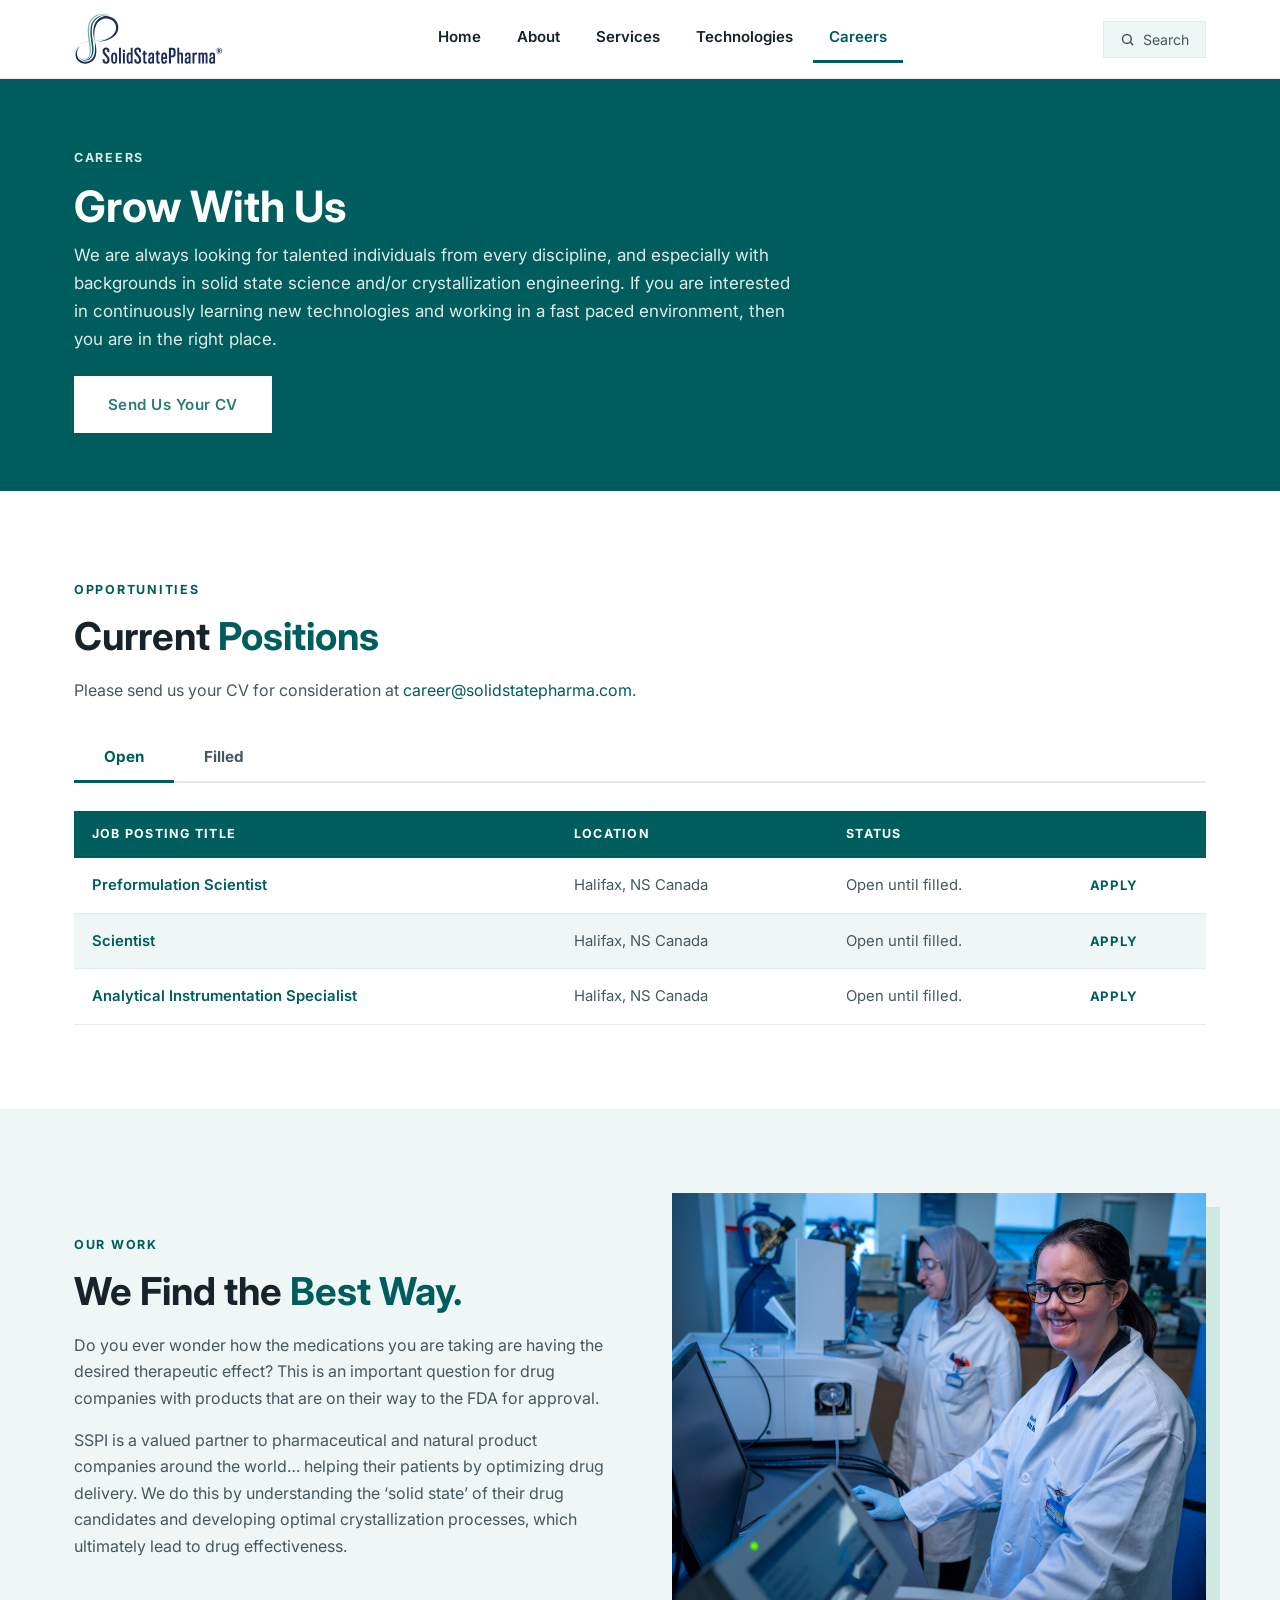
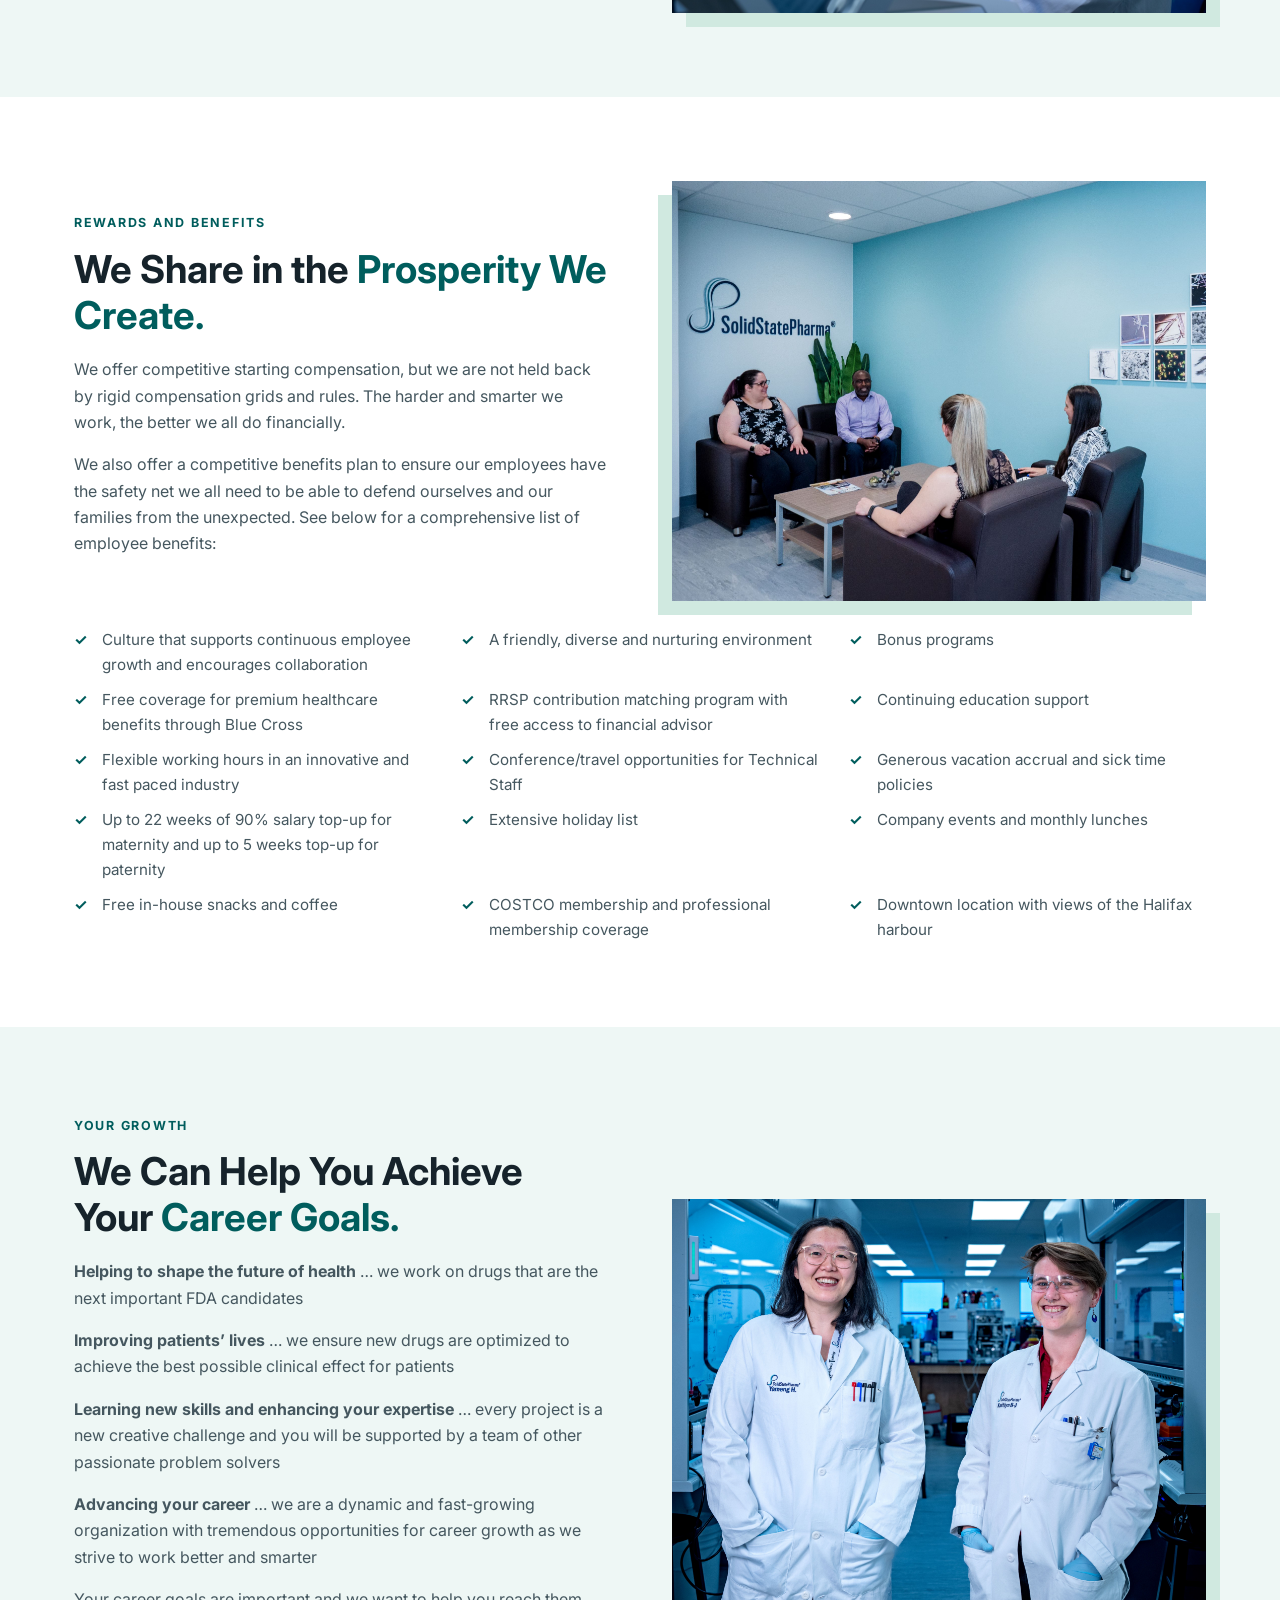
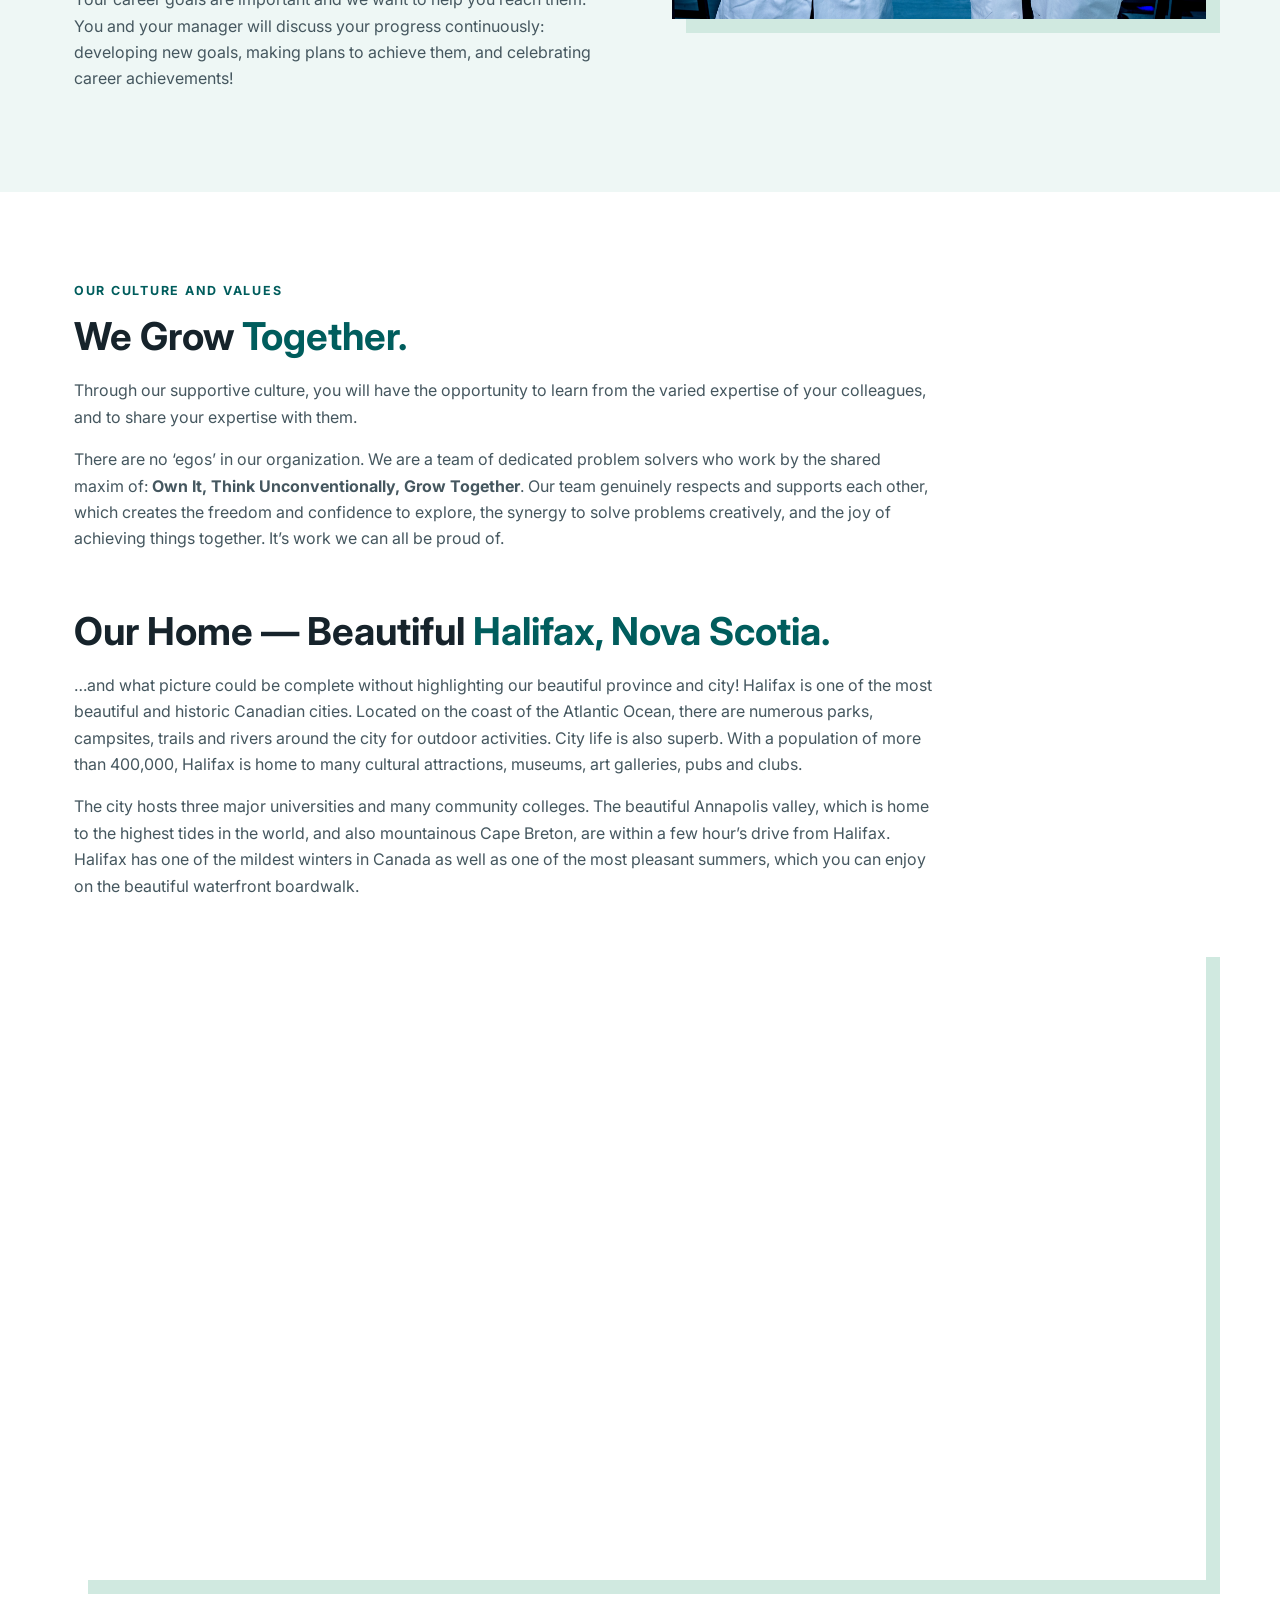
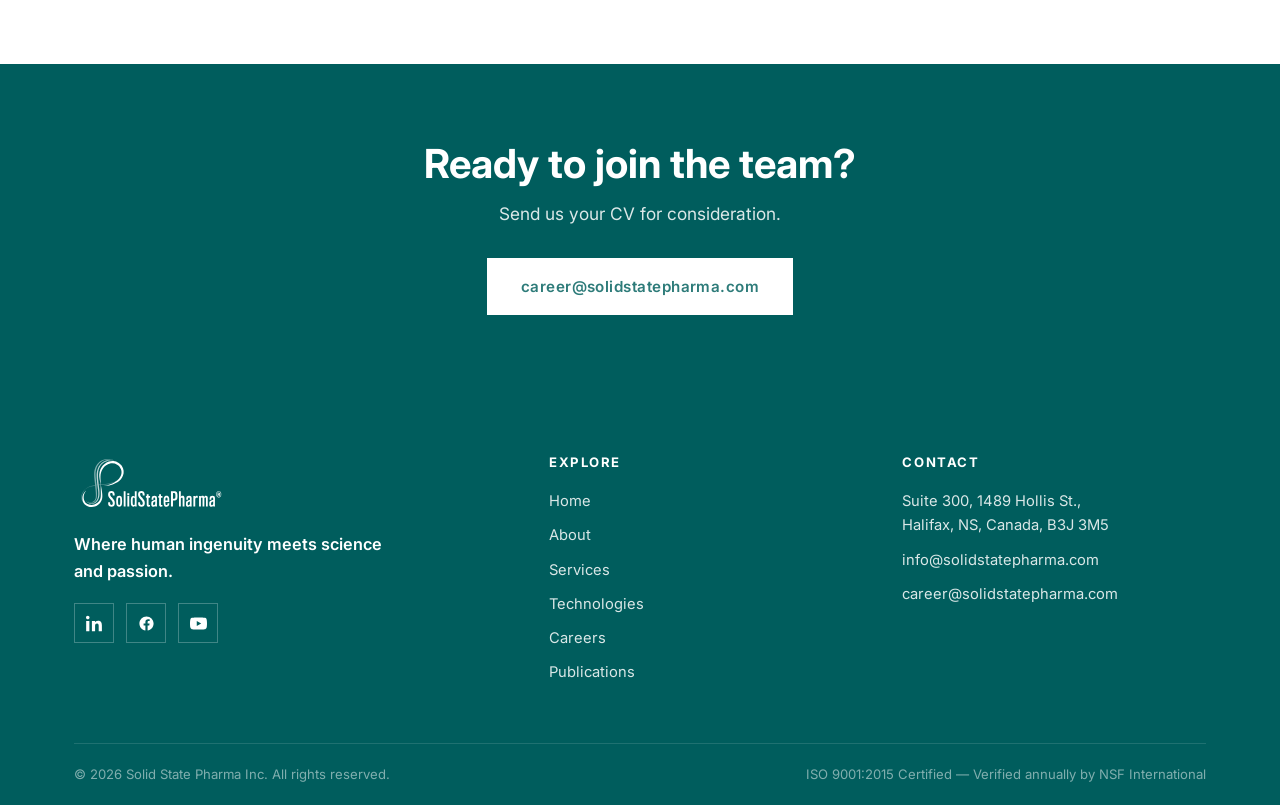
<file: careers.html>
<!DOCTYPE html>
<html lang="en">
<head>
  <meta charset="UTF-8">
  <meta name="viewport" content="width=device-width, initial-scale=1.0">
  <title>Careers | Solid State Pharma</title>
  <meta name="description" content="Join Solid State Pharma in beautiful Halifax, Nova Scotia. We are always looking for talented individuals with backgrounds in solid state science and crystallization engineering.">
  <link rel="preconnect" href="https://fonts.googleapis.com">
  <link rel="preconnect" href="https://fonts.gstatic.com" crossorigin>
  <link href="https://fonts.googleapis.com/css2?family=Inter:wght@400;500;600;700;800&display=swap" rel="stylesheet">
  <link rel="stylesheet" href="css/style.css">
</head>
<body data-page="careers">

  <section class="page-hero">
    <div class="container">
      <span class="eyebrow" style="color:rgba(255,255,255,0.85);">Careers</span>
      <h1>Grow With Us</h1>
      <p>We are always looking for talented individuals from every discipline, and especially with backgrounds in solid state science and/or crystallization engineering. If you are interested in continuously learning new technologies and working in a fast paced environment, then you are in the right place.</p>
      <a href="mailto:career@solidstatepharma.com" class="btn btn-white" style="margin-top: 22px;">Send Us Your CV</a>
    </div>
  </section>

  <!-- Openings -->
  <section class="section" id="openings">
    <div class="container">
      <span class="eyebrow">Opportunities</span>
      <h2 class="section-title">Current <span class="accent">Positions</span></h2>
      <p style="color:var(--ink-soft); max-width:720px;">Please send us your CV for consideration at <a href="mailto:career@solidstatepharma.com">career@solidstatepharma.com</a>.</p>

      <div class="jobs-tabs">
        <div class="tab-buttons">
          <button class="active" data-tab="tab-open">Open</button>
          <button data-tab="tab-filled">Filled</button>
        </div>

        <!-- OPEN -->
        <div class="tab-panel active" id="tab-open">
          <table class="jobs-table">
            <thead>
              <tr><th>Job Posting Title</th><th>Location</th><th>Status</th><th></th></tr>
            </thead>
            <tbody>
              <tr>
                <td><a href="job.html?job=preformulation-scientist">Preformulation Scientist</a></td>
                <td>Halifax, NS Canada</td>
                <td>Open until filled.</td>
                <td><a class="apply-link" href="job.html?job=preformulation-scientist">Apply</a></td>
              </tr>
              <tr>
                <td><a href="job.html?job=scientist">Scientist</a></td>
                <td>Halifax, NS Canada</td>
                <td>Open until filled.</td>
                <td><a class="apply-link" href="job.html?job=scientist">Apply</a></td>
              </tr>
              <tr>
                <td><a href="job.html?job=analytical-instrumentation-specialist">Analytical Instrumentation Specialist</a></td>
                <td>Halifax, NS Canada</td>
                <td>Open until filled.</td>
                <td><a class="apply-link" href="job.html?job=analytical-instrumentation-specialist">Apply</a></td>
              </tr>
            </tbody>
          </table>
        </div>

        <!-- FILLED -->
        <div class="tab-panel" id="tab-filled">
          <table class="jobs-table">
            <thead>
              <tr><th>Job Posting Title</th><th>Location</th><th>Date</th></tr>
            </thead>
            <tbody>
              <tr><td>Scientist</td><td>Halifax, NS Canada</td><td></td></tr>
              <tr><td>Scientist</td><td>Halifax, NS Canada</td><td></td></tr>
              <tr><td>Laboratory Analyst</td><td>Halifax, NS Canada</td><td></td></tr>
              <tr><td>Laboratory Analyst</td><td>Halifax, NS Canada</td><td></td></tr>
              <tr><td>Staff/Senior Analytical Scientist</td><td>Halifax, NS Canada</td><td></td></tr>
              <tr><td>Computational Engineer/Scientist</td><td>Halifax, NS Canada</td><td></td></tr>
              <tr><td>Scientist</td><td>Halifax, NS Canada</td><td></td></tr>
              <tr><td>Reviewer</td><td>Halifax, NS Canada</td><td></td></tr>
              <tr><td>Scientist</td><td>Halifax, NS Canada</td><td></td></tr>
              <tr><td>Administrative Assistant (or Administrative Specialist) &ndash; Full Time</td><td>Halifax, NS Canada</td><td></td></tr>
              <tr><td>Scientist</td><td>Halifax, NS Canada</td><td></td></tr>
              <tr><td>Scientist</td><td>Halifax, NS Canada</td><td></td></tr>
              <tr><td>Associate Analytical Scientist</td><td>Halifax, NS Canada</td><td></td></tr>
              <tr><td>Associate Analytical Scientist</td><td>Halifax, NS Canada</td><td></td></tr>
              <tr><td>Scientist</td><td>Halifax, NS Canada</td><td></td></tr>
              <tr><td>Research Assistant - Co-op Student</td><td>Halifax, NS Canada</td><td></td></tr>
              <tr><td>Scientist</td><td>Halifax, NS Canada</td><td></td></tr>
              <tr><td>Associate Analytical Scientist</td><td>Halifax, NS Canada</td><td></td></tr>
              <tr><td>Administrative Assistant</td><td>Halifax, NS Canada</td><td></td></tr>
              <tr><td>Research Assistant - Co-op (Position 1)</td><td>Halifax, NS Canada</td><td></td></tr>
              <tr><td>Research Assistant - Co-op (Position 2)</td><td>Halifax, NS Canada</td><td></td></tr>
              <tr><td>Scientist</td><td>Halifax, NS Canada</td><td></td></tr>
              <tr><td>Quality Assurance (QA) Specialist</td><td>Halifax, NS Canada</td><td>September-2023</td></tr>
              <tr><td>Scientist</td><td>Halifax, NS Canada</td><td>June-2024</td></tr>
              <tr><td>Co-op Position 1 - Summer 2024</td><td>Halifax, NS Canada</td><td>February-2024</td></tr>
              <tr><td>Co-op Position 2 - Summer 2024</td><td>Halifax, NS Canada</td><td>February-2024</td></tr>
              <tr><td>Scientist</td><td>Halifax, NS Canada</td><td>March-2025</td></tr>
              <tr><td>Formulation Scientist/Engineer with Expertise in Amorphous Solid Dispersion</td><td>Halifax, NS Canada</td><td>January-2025</td></tr>
              <tr><td>Associate Analytical Scientist</td><td>Halifax, NS Canada</td><td>May-2025</td></tr>
              <tr><td>Administrative Assistant &ndash; Full Time</td><td>Halifax, NS Canada</td><td>September-2025</td></tr>
            </tbody>
          </table>
        </div>
      </div>
    </div>
  </section>

  <!-- We Find the Best Way -->
  <section class="section tinted">
    <div class="container split">
      <div class="split-body">
        <span class="eyebrow">Our Work</span>
        <h2 class="section-title">We Find the <span class="accent">Best Way.</span></h2>
        <p>Do you ever wonder how the medications you are taking are having the desired therapeutic effect? This is an important question for drug companies with products that are on their way to the FDA for approval.</p>
        <p>SSPI is a valued partner to pharmaceutical and natural product companies around the world&hellip; helping their patients by optimizing drug delivery. We do this by understanding the &lsquo;solid state&rsquo; of their drug candidates and developing optimal crystallization processes, which ultimately lead to drug effectiveness.</p>
      </div>
      <div class="split-media">
        <img src="images/we find the best way.jpg" alt="Scientists at work at Solid State Pharma">
      </div>
    </div>
  </section>

  <!-- Rewards and Benefits -->
  <section class="section">
    <div class="container">
      <div class="split reverse" style="margin-bottom: 26px;">
        <div class="split-body">
          <span class="eyebrow">Rewards and Benefits</span>
          <h2 class="section-title">We Share in the <span class="accent">Prosperity We Create.</span></h2>
          <p>We offer competitive starting compensation, but we are not held back by rigid compensation grids and rules. The harder and smarter we work, the better we all do financially.</p>
          <p>We also offer a competitive benefits plan to ensure our employees have the safety net we all need to be able to defend ourselves and our families from the unexpected. See below for a comprehensive list of employee benefits:</p>
        </div>
        <div class="split-media">
          <img src="images/rewards and benefits.jpg" alt="Rewards and benefits at Solid State Pharma">
        </div>
      </div>
      <ul class="benefits-list">
        <li>Culture that supports continuous employee growth and encourages collaboration</li>
        <li>A friendly, diverse and nurturing environment</li>
        <li>Bonus programs</li>
        <li>Free coverage for premium healthcare benefits through Blue Cross</li>
        <li>RRSP contribution matching program with free access to financial advisor</li>
        <li>Continuing education support</li>
        <li>Flexible working hours in an innovative and fast paced industry</li>
        <li>Conference/travel opportunities for Technical Staff</li>
        <li>Generous vacation accrual and sick time policies</li>
        <li>Up to 22 weeks of 90% salary top-up for maternity and up to 5 weeks top-up for paternity</li>
        <li>Extensive holiday list</li>
        <li>Company events and monthly lunches</li>
        <li>Free in-house snacks and coffee</li>
        <li>COSTCO membership and professional membership coverage</li>
        <li>Downtown location with views of the Halifax harbour</li>
      </ul>
    </div>
  </section>

  <!-- Career Goals -->
  <section class="section tinted">
    <div class="container split">
      <div class="split-body">
        <span class="eyebrow">Your Growth</span>
        <h2 class="section-title">We Can Help You Achieve Your <span class="accent">Career Goals.</span></h2>
        <p><strong>Helping to shape the future of health</strong> &hellip; we work on drugs that are the next important FDA candidates</p>
        <p><strong>Improving patients&rsquo; lives</strong> &hellip; we ensure new drugs are optimized to achieve the best possible clinical effect for patients</p>
        <p><strong>Learning new skills and enhancing your expertise</strong> &hellip; every project is a new creative challenge and you will be supported by a team of other passionate problem solvers</p>
        <p><strong>Advancing your career</strong> &hellip; we are a dynamic and fast-growing organization with tremendous opportunities for career growth as we strive to work better and smarter</p>
        <p>Your career goals are important and we want to help you reach them. You and your manager will discuss your progress continuously: developing new goals, making plans to achieve them, and celebrating career achievements!</p>
      </div>
      <div class="split-media">
        <img src="images/We Can Help You Achieve Your Career Goals..jpg" alt="Career growth at Solid State Pharma">
      </div>
    </div>
  </section>

  <!-- Culture and Values -->
  <section class="section">
    <div class="container">
      <span class="eyebrow">Our Culture and Values</span>
      <h2 class="section-title">We Grow <span class="accent">Together.</span></h2>
      <div style="max-width: 860px;">
        <p style="color:var(--ink-soft); margin-bottom:16px;">Through our supportive culture, you will have the opportunity to learn from the varied expertise of your colleagues, and to share your expertise with them.</p>
        <p style="color:var(--ink-soft); margin-bottom:16px;">There are no &lsquo;egos&rsquo; in our organization. We are a team of dedicated problem solvers who work by the shared maxim of: <strong>Own It, Think Unconventionally, Grow Together</strong>. Our team genuinely respects and supports each other, which creates the freedom and confidence to explore, the synergy to solve problems creatively, and the joy of achieving things together. It&rsquo;s work we can all be proud of.</p>
      </div>

      <h2 class="section-title" style="margin-top:56px;">Our Home &mdash; Beautiful <span class="accent">Halifax, Nova Scotia.</span></h2>
      <div style="max-width: 860px;">
        <p style="color:var(--ink-soft); margin-bottom:16px;">&hellip;and what picture could be complete without highlighting our beautiful province and city! Halifax is one of the most beautiful and historic Canadian cities. Located on the coast of the Atlantic Ocean, there are numerous parks, campsites, trails and rivers around the city for outdoor activities. City life is also superb. With a population of more than 400,000, Halifax is home to many cultural attractions, museums, art galleries, pubs and clubs.</p>
        <p style="color:var(--ink-soft);">The city hosts three major universities and many community colleges. The beautiful Annapolis valley, which is home to the highest tides in the world, and also mountainous Cape Breton, are within a few hour&rsquo;s drive from Halifax. Halifax has one of the mildest winters in Canada as well as one of the most pleasant summers, which you can enjoy on the beautiful waterfront boardwalk.</p>
      </div>

      <div class="video-wrap">
        <iframe src="https://www.youtube.com/embed/p-5c4VfTnNs" title="Solid State Pharma video" allow="accelerometer; autoplay; clipboard-write; encrypted-media; gyroscope; picture-in-picture; web-share" allowfullscreen></iframe>
      </div>
    </div>
  </section>

  <!-- CTA -->
  <section class="cta-band">
    <div class="container">
      <h2>Ready to join the team?</h2>
      <p>Send us your CV for consideration.</p>
      <a href="mailto:career@solidstatepharma.com" class="btn btn-white">career@solidstatepharma.com</a>
    </div>
  </section>

  <script src="js/main.js"></script>
</body>
</html>
</file>
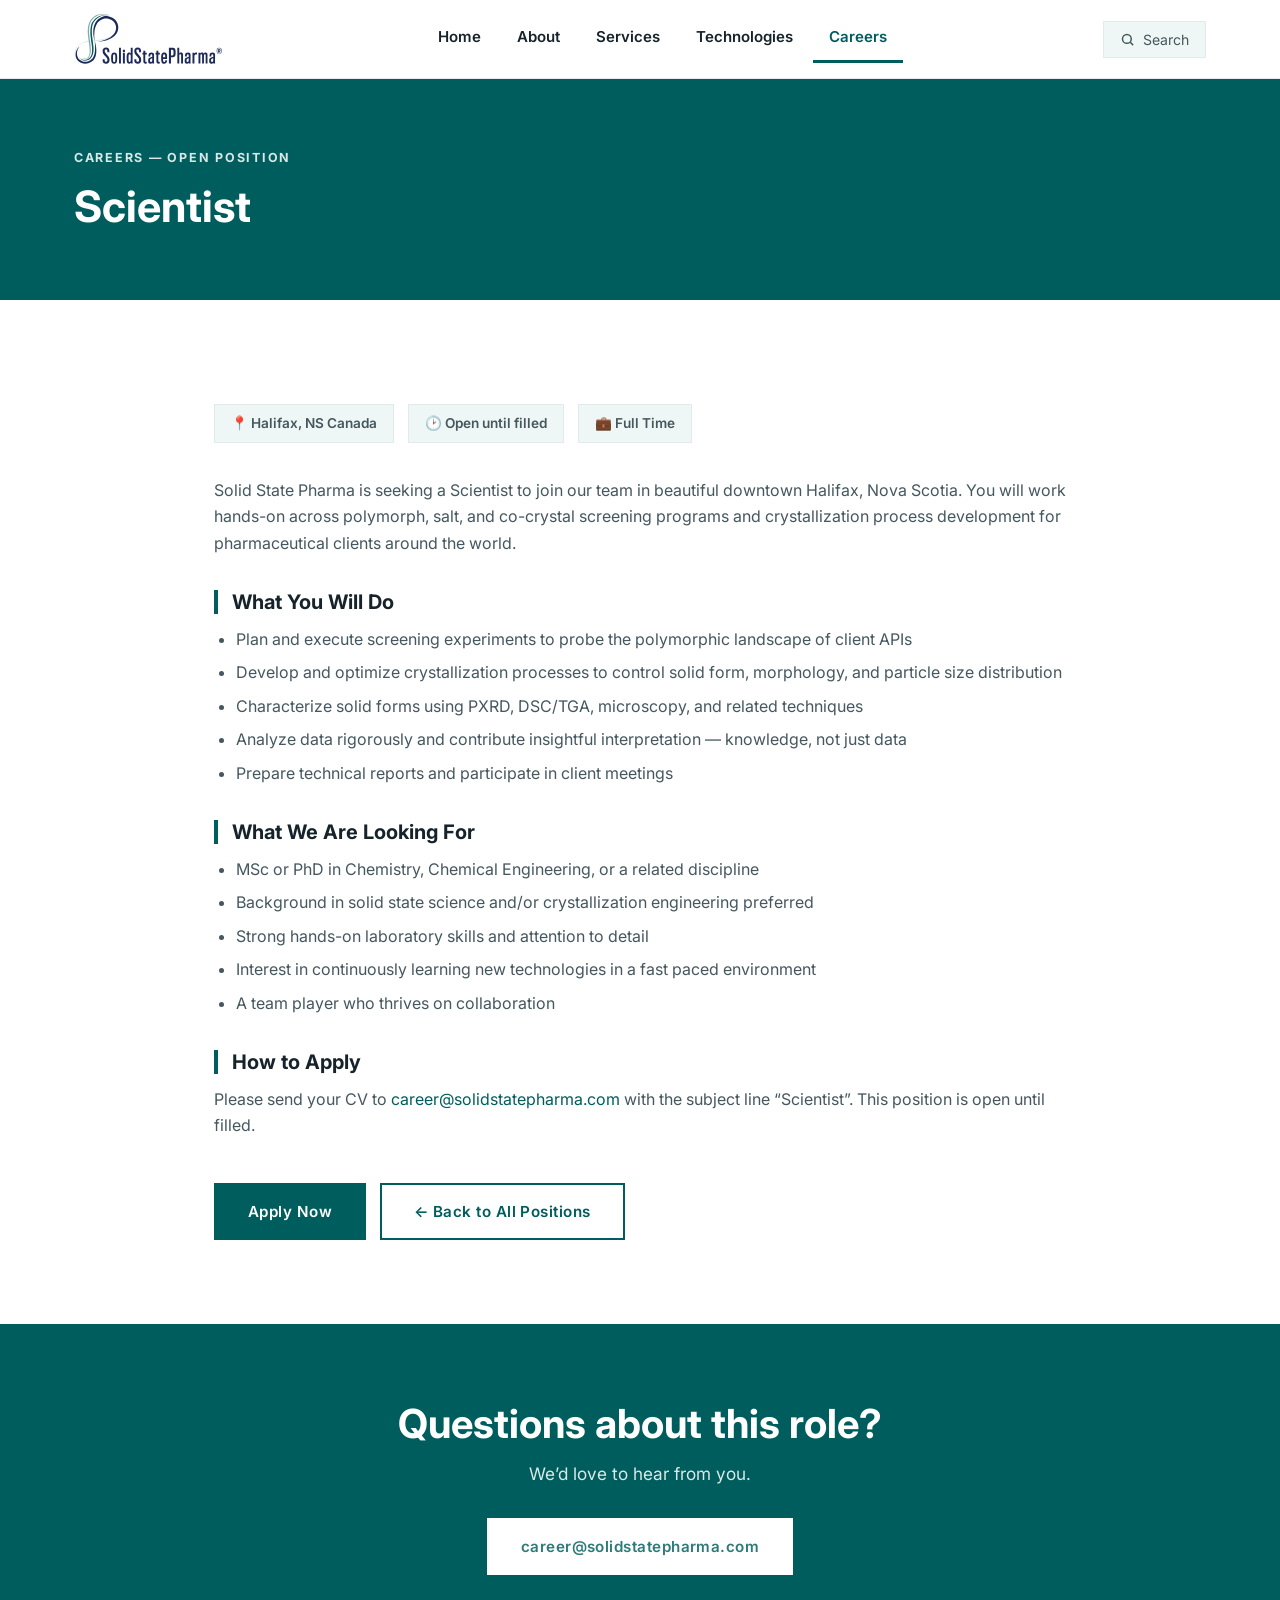
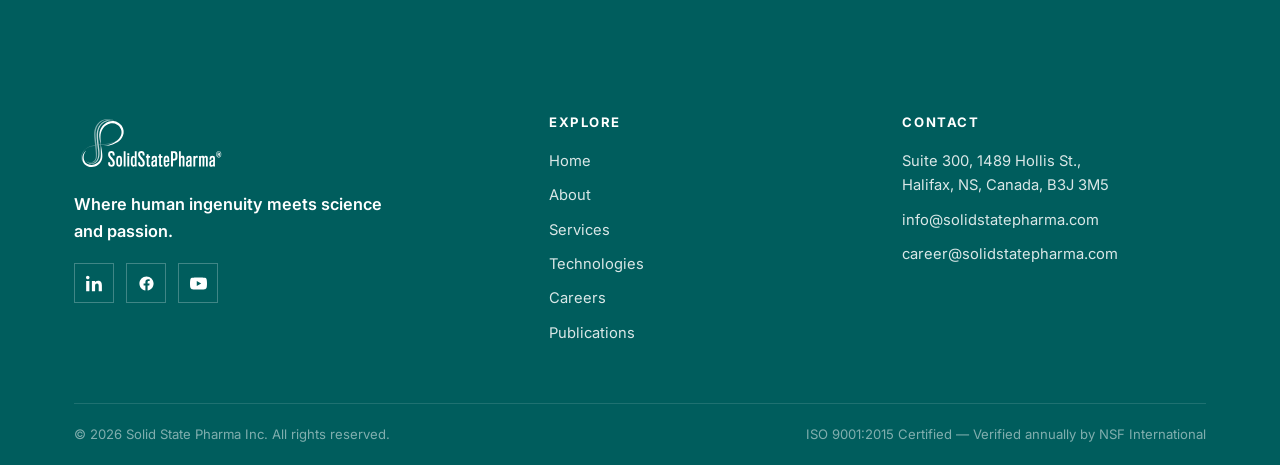
<file: job.html>
<!DOCTYPE html>
<html lang="en">
<head>
  <meta charset="UTF-8">
  <meta name="viewport" content="width=device-width, initial-scale=1.0">
  <title>Job Opening | Solid State Pharma</title>
  <meta name="description" content="Open position at Solid State Pharma in Halifax, Nova Scotia.">
  <link rel="preconnect" href="https://fonts.googleapis.com">
  <link rel="preconnect" href="https://fonts.gstatic.com" crossorigin>
  <link href="https://fonts.googleapis.com/css2?family=Inter:wght@400;500;600;700;800&display=swap" rel="stylesheet">
  <link rel="stylesheet" href="css/style.css">
</head>
<body data-page="careers">

  <section class="page-hero">
    <div class="container">
      <span class="eyebrow" style="color:rgba(255,255,255,0.85);">Careers &mdash; Open Position</span>
      <h1 id="job-title">Open Position</h1>
    </div>
  </section>

  <section class="section">
    <div class="container" style="max-width: 900px;">
      <div class="job-meta">
        <span>&#128205; Halifax, NS Canada</span>
        <span>&#128337; Open until filled</span>
        <span>&#128188; Full Time</span>
      </div>
      <div class="job-body" id="job-body"></div>
      <div style="margin-top: 44px; display:flex; gap:14px; flex-wrap:wrap;">
        <a id="apply-btn" href="mailto:career@solidstatepharma.com" class="btn btn-primary">Apply Now</a>
        <a href="careers.html#openings" class="btn btn-outline">&larr; Back to All Positions</a>
      </div>
    </div>
  </section>

  <section class="cta-band">
    <div class="container">
      <h2>Questions about this role?</h2>
      <p>We&rsquo;d love to hear from you.</p>
      <a href="mailto:career@solidstatepharma.com" class="btn btn-white">career@solidstatepharma.com</a>
    </div>
  </section>

  <script src="js/main.js"></script>
  <script>
    (function () {
      var jobs = {
        "preformulation-scientist": {
          title: "Preformulation Scientist",
          body:
            "<p>Solid State Pharma is seeking a Preformulation Scientist to join our team in beautiful downtown Halifax, Nova Scotia. As part of a team of passionate problem solvers, you will design and execute preformulation studies that help our pharmaceutical clients bring innovative and reliable drugs to patients faster.</p>" +
            "<h2>What You Will Do</h2>" +
            "<ul>" +
            "<li>Design and perform preformulation studies including solubility, stability, pKa, and Log P/D determination</li>" +
            "<li>Support polymorph, salt, and co-crystal screening programs</li>" +
            "<li>Characterize solid forms using PXRD, thermal analysis, and other analytical techniques</li>" +
            "<li>Interpret experimental results and prepare clear, high-quality client reports</li>" +
            "<li>Collaborate closely with our crystallization development and analytical teams</li>" +
            "</ul>" +
            "<h2>What We Are Looking For</h2>" +
            "<ul>" +
            "<li>MSc or PhD in Pharmaceutical Sciences, Chemistry, Chemical Engineering, or a related discipline</li>" +
            "<li>Experience with preformulation and physicochemical characterization of APIs</li>" +
            "<li>Familiarity with solid state science and/or crystallization engineering is a strong asset</li>" +
            "<li>Excellent written and verbal communication skills</li>" +
            "<li>A collaborative, curious mindset and a drive to continuously learn new technologies</li>" +
            "</ul>" +
            "<h2>How to Apply</h2>" +
            "<p>Please send your CV to <a href='mailto:career@solidstatepharma.com'>career@solidstatepharma.com</a> with the subject line &ldquo;Preformulation Scientist&rdquo;. This position is open until filled.</p>"
        },
        "scientist": {
          title: "Scientist",
          body:
            "<p>Solid State Pharma is seeking a Scientist to join our team in beautiful downtown Halifax, Nova Scotia. You will work hands-on across polymorph, salt, and co-crystal screening programs and crystallization process development for pharmaceutical clients around the world.</p>" +
            "<h2>What You Will Do</h2>" +
            "<ul>" +
            "<li>Plan and execute screening experiments to probe the polymorphic landscape of client APIs</li>" +
            "<li>Develop and optimize crystallization processes to control solid form, morphology, and particle size distribution</li>" +
            "<li>Characterize solid forms using PXRD, DSC/TGA, microscopy, and related techniques</li>" +
            "<li>Analyze data rigorously and contribute insightful interpretation &mdash; knowledge, not just data</li>" +
            "<li>Prepare technical reports and participate in client meetings</li>" +
            "</ul>" +
            "<h2>What We Are Looking For</h2>" +
            "<ul>" +
            "<li>MSc or PhD in Chemistry, Chemical Engineering, or a related discipline</li>" +
            "<li>Background in solid state science and/or crystallization engineering preferred</li>" +
            "<li>Strong hands-on laboratory skills and attention to detail</li>" +
            "<li>Interest in continuously learning new technologies in a fast paced environment</li>" +
            "<li>A team player who thrives on collaboration</li>" +
            "</ul>" +
            "<h2>How to Apply</h2>" +
            "<p>Please send your CV to <a href='mailto:career@solidstatepharma.com'>career@solidstatepharma.com</a> with the subject line &ldquo;Scientist&rdquo;. This position is open until filled.</p>"
        },
        "analytical-instrumentation-specialist": {
          title: "Analytical Instrumentation Specialist",
          body:
            "<p>Solid State Pharma is seeking an Analytical Instrumentation Specialist to join our team in beautiful downtown Halifax, Nova Scotia. You will keep our state-of-the-art analytical instrumentation running at peak performance and support the scientists who rely on it every day.</p>" +
            "<h2>What You Will Do</h2>" +
            "<ul>" +
            "<li>Operate, maintain, calibrate, and troubleshoot analytical instrumentation including PXRD, DSC/TGA, and particle size analyzers</li>" +
            "<li>Develop and validate analytical methods in support of client programs</li>" +
            "<li>Maintain instrument qualification documentation in line with our ISO 9001:2015 certified quality management system</li>" +
            "<li>Train scientific staff on instrument operation and best practices</li>" +
            "<li>Coordinate with vendors for service, repairs, and new instrument acquisition</li>" +
            "</ul>" +
            "<h2>What We Are Looking For</h2>" +
            "<ul>" +
            "<li>BSc or MSc in Chemistry, Physics, Engineering, or a related discipline</li>" +
            "<li>Hands-on experience maintaining and troubleshooting analytical laboratory instrumentation</li>" +
            "<li>Experience in a regulated or quality-managed laboratory environment is an asset</li>" +
            "<li>Strong organizational skills and meticulous documentation habits</li>" +
            "<li>A proactive, service-oriented approach to supporting a busy laboratory</li>" +
            "</ul>" +
            "<h2>How to Apply</h2>" +
            "<p>Please send your CV to <a href='mailto:career@solidstatepharma.com'>career@solidstatepharma.com</a> with the subject line &ldquo;Analytical Instrumentation Specialist&rdquo;. This position is open until filled.</p>"
        }
      };

      var params = new URLSearchParams(window.location.search);
      var job = jobs[params.get("job")] || jobs["scientist"];

      document.title = job.title + " | Careers | Solid State Pharma";
      document.getElementById("job-title").textContent = job.title;
      document.getElementById("job-body").innerHTML = job.body;
      document.getElementById("apply-btn").href =
        "mailto:career@solidstatepharma.com?subject=" + encodeURIComponent("Application: " + job.title);
    })();
  </script>
</body>
</html>
</file>
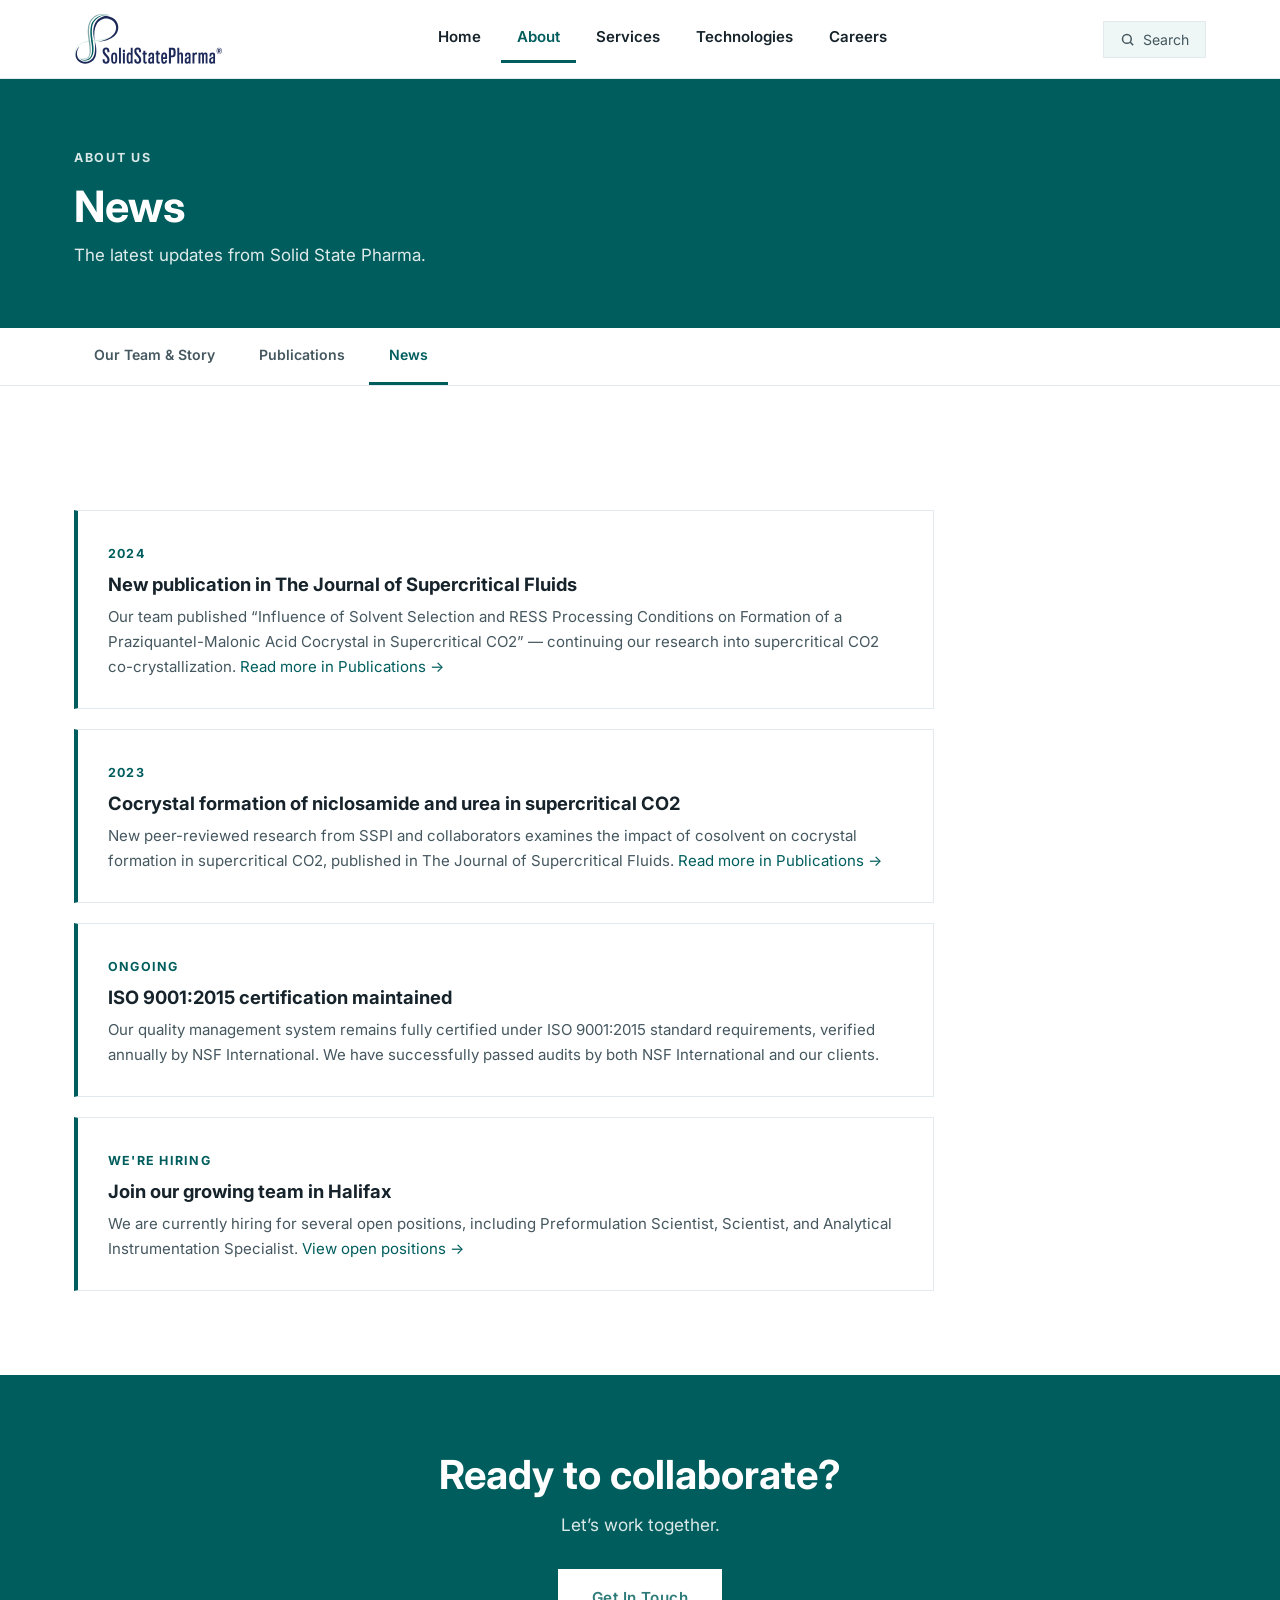
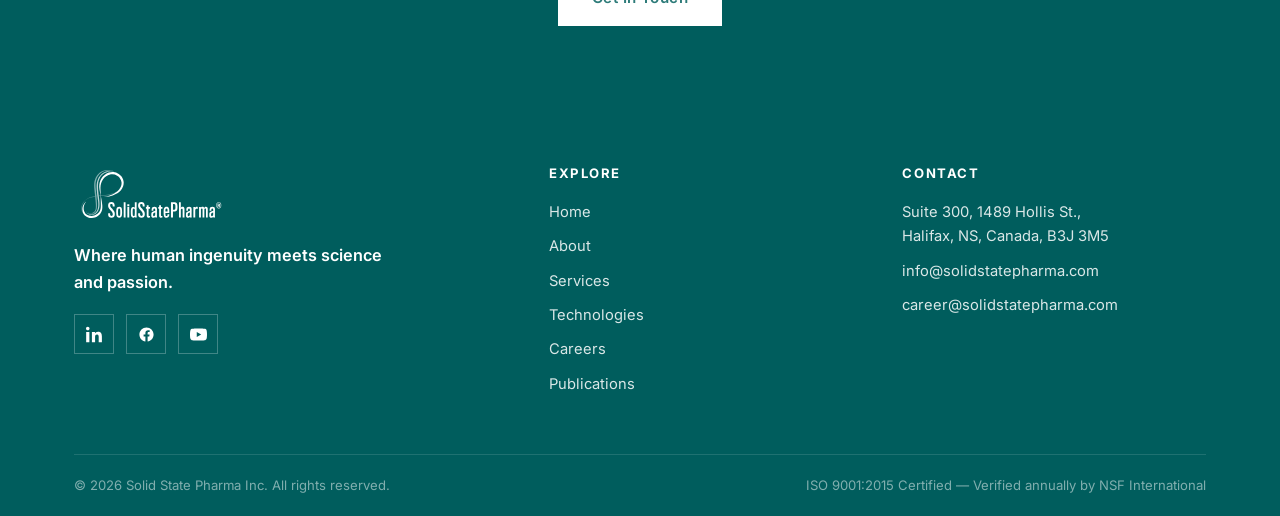
<file: news.html>
<!DOCTYPE html>
<html lang="en">
<head>
  <meta charset="UTF-8">
  <meta name="viewport" content="width=device-width, initial-scale=1.0">
  <title>News | Solid State Pharma</title>
  <meta name="description" content="The latest news and updates from Solid State Pharma.">
  <link rel="preconnect" href="https://fonts.googleapis.com">
  <link rel="preconnect" href="https://fonts.gstatic.com" crossorigin>
  <link href="https://fonts.googleapis.com/css2?family=Inter:wght@400;500;600;700;800&display=swap" rel="stylesheet">
  <link rel="stylesheet" href="css/style.css">
</head>
<body data-page="about">

  <section class="page-hero">
    <div class="container">
      <span class="eyebrow" style="color:rgba(255,255,255,0.85);">About Us</span>
      <h1>News</h1>
      <p>The latest updates from Solid State Pharma.</p>
    </div>
  </section>

  <nav class="subnav">
    <div class="container subnav-inner">
      <a href="about.html">Our Team &amp; Story</a>
      <a href="publications.html">Publications</a>
      <a href="news.html" class="active">News</a>
    </div>
  </nav>

  <section class="section">
    <div class="container">
      <div class="news-list" style="max-width: 860px;">

        <article class="news-item">
          <span class="date">2024</span>
          <h3>New publication in The Journal of Supercritical Fluids</h3>
          <p>Our team published &ldquo;Influence of Solvent Selection and RESS Processing Conditions on Formation of a Praziquantel-Malonic Acid Cocrystal in Supercritical CO2&rdquo; &mdash; continuing our research into supercritical CO2 co-crystallization. <a href="publications.html">Read more in Publications &rarr;</a></p>
        </article>

        <article class="news-item">
          <span class="date">2023</span>
          <h3>Cocrystal formation of niclosamide and urea in supercritical CO2</h3>
          <p>New peer-reviewed research from SSPI and collaborators examines the impact of cosolvent on cocrystal formation in supercritical CO2, published in The Journal of Supercritical Fluids. <a href="publications.html">Read more in Publications &rarr;</a></p>
        </article>

        <article class="news-item">
          <span class="date">Ongoing</span>
          <h3>ISO 9001:2015 certification maintained</h3>
          <p>Our quality management system remains fully certified under ISO 9001:2015 standard requirements, verified annually by NSF International. We have successfully passed audits by both NSF International and our clients.</p>
        </article>

        <article class="news-item">
          <span class="date">We're Hiring</span>
          <h3>Join our growing team in Halifax</h3>
          <p>We are currently hiring for several open positions, including Preformulation Scientist, Scientist, and Analytical Instrumentation Specialist. <a href="careers.html#openings">View open positions &rarr;</a></p>
        </article>

      </div>
    </div>
  </section>

  <section class="cta-band">
    <div class="container">
      <h2>Ready to collaborate?</h2>
      <p>Let&rsquo;s work together.</p>
      <a href="mailto:info@solidstatepharma.com" class="btn btn-white">Get In Touch</a>
    </div>
  </section>

  <script src="js/main.js"></script>
</body>
</html>
</file>
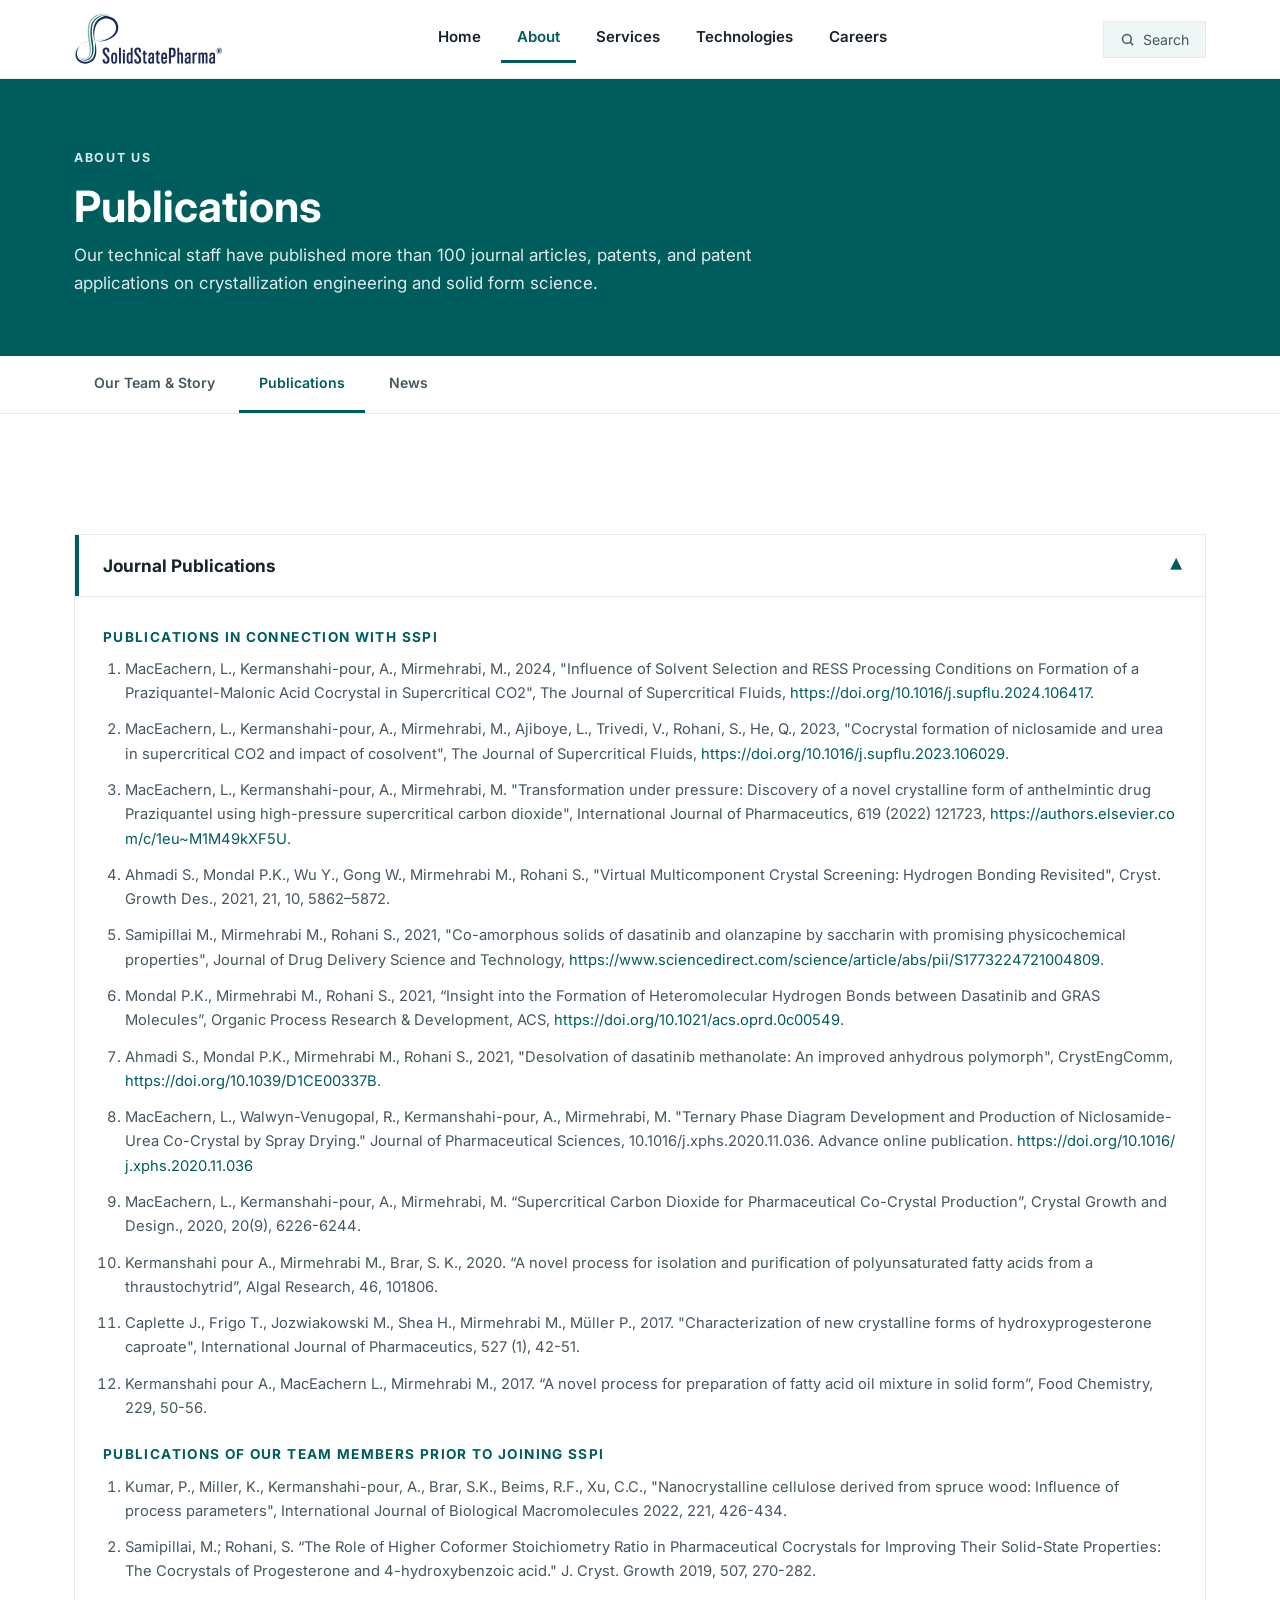
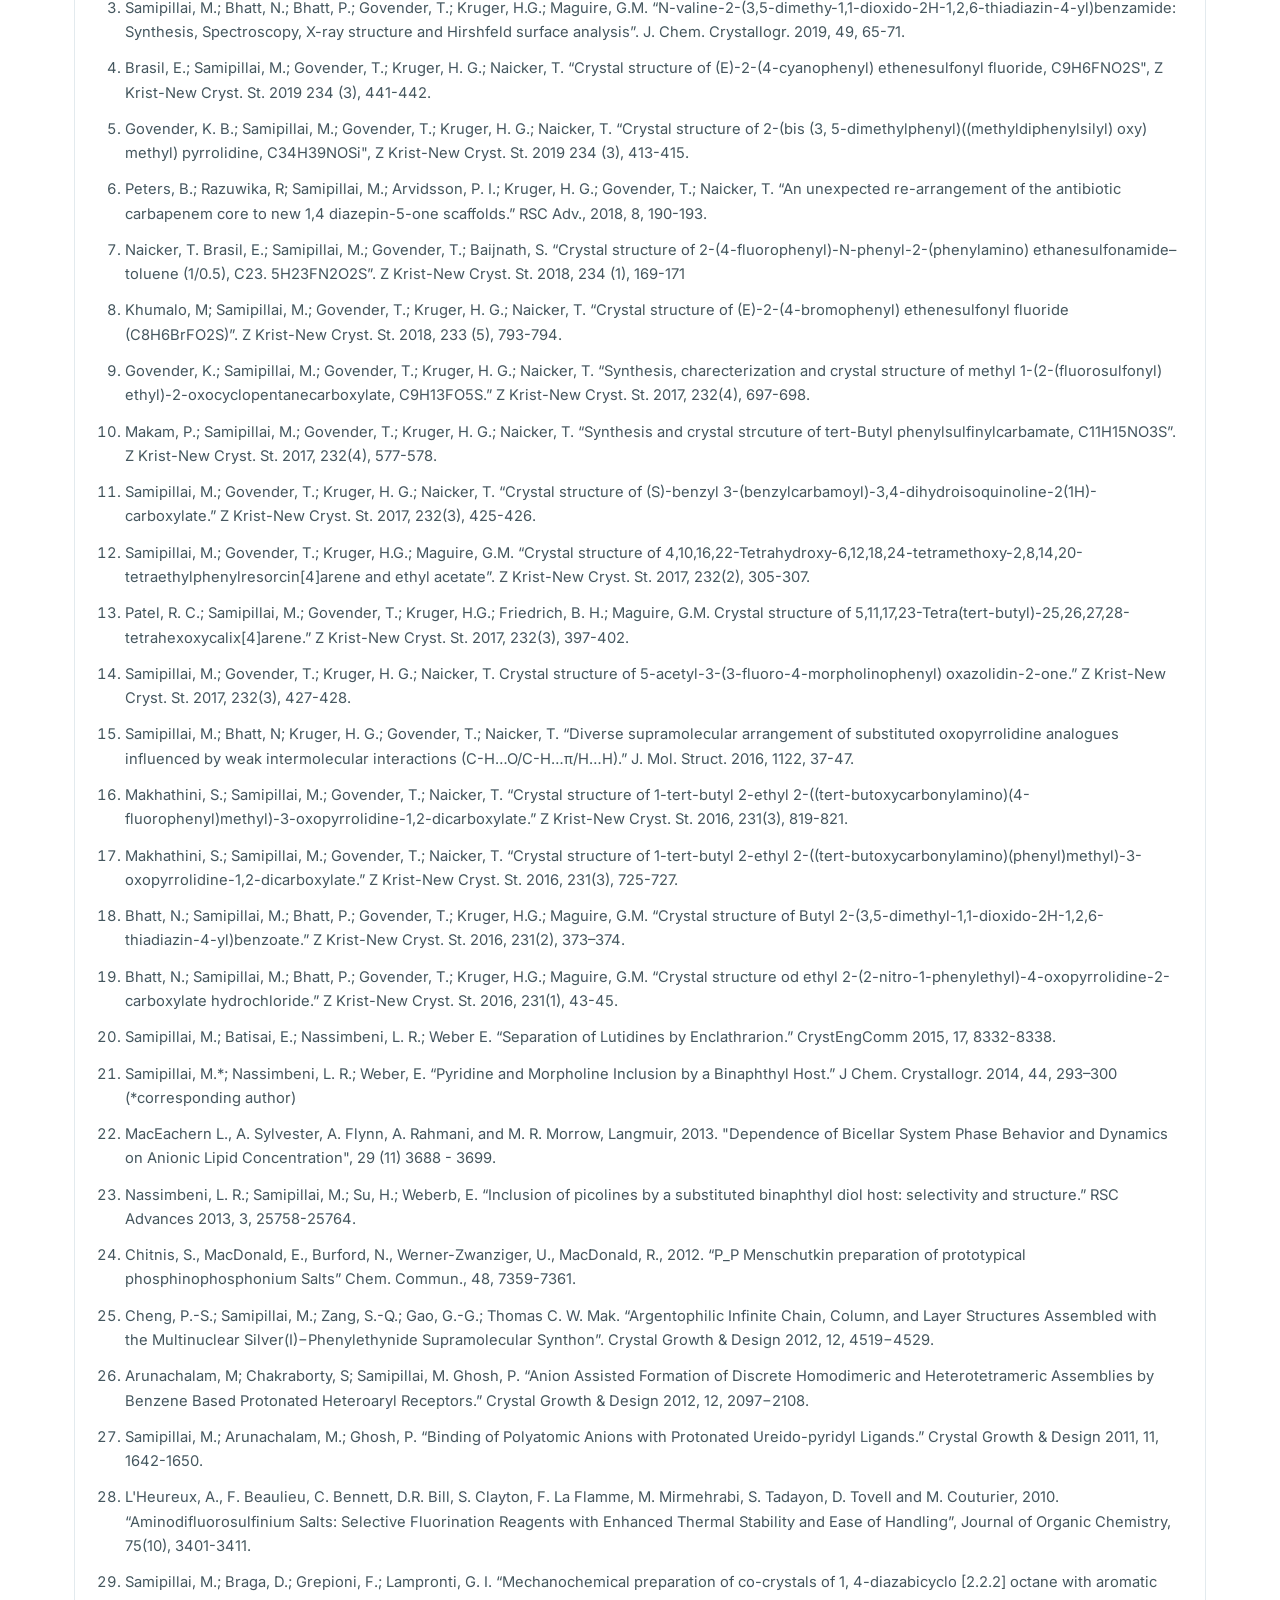
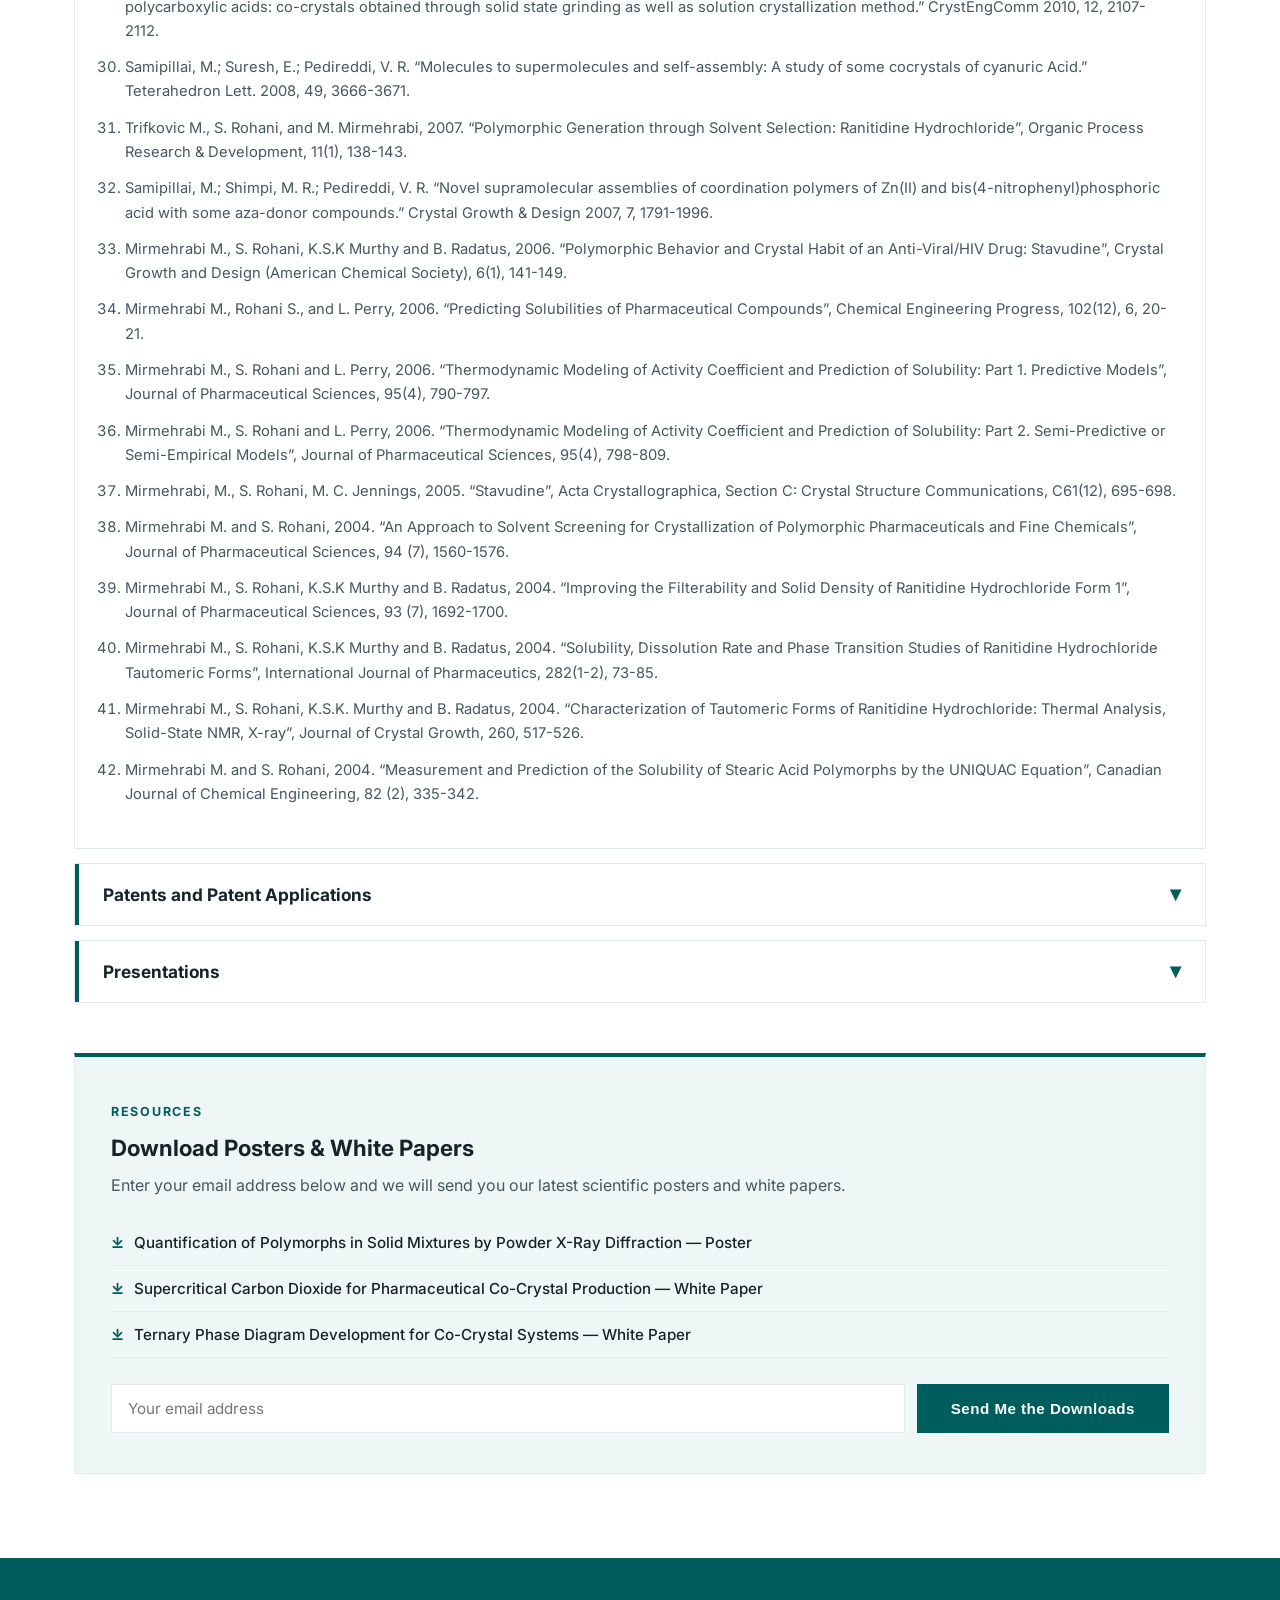
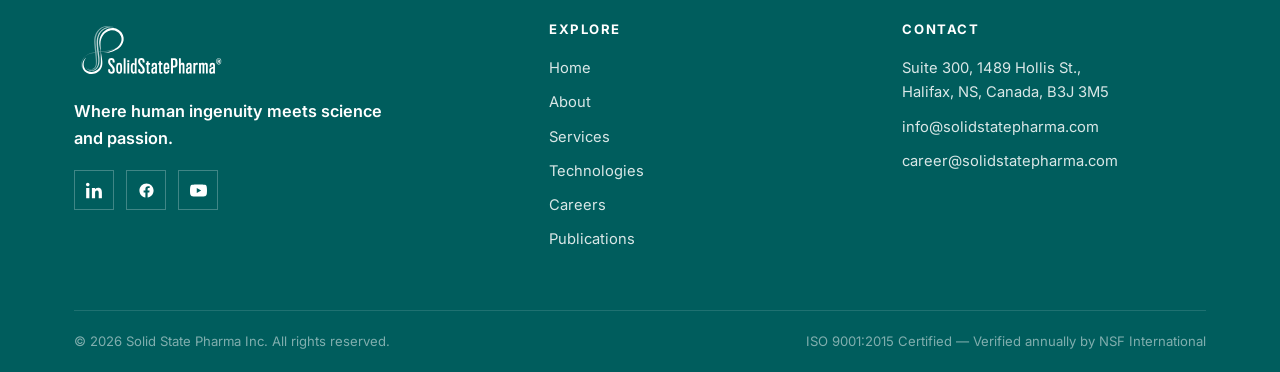
<file: publications.html>
<!DOCTYPE html>
<html lang="en">
<head>
  <meta charset="UTF-8">
  <meta name="viewport" content="width=device-width, initial-scale=1.0">
  <title>Publications | Solid State Pharma</title>
  <meta name="description" content="Journal publications, patents, patent applications, and presentations by the Solid State Pharma team.">
  <link rel="preconnect" href="https://fonts.googleapis.com">
  <link rel="preconnect" href="https://fonts.gstatic.com" crossorigin>
  <link href="https://fonts.googleapis.com/css2?family=Inter:wght@400;500;600;700;800&display=swap" rel="stylesheet">
  <link rel="stylesheet" href="css/style.css">
</head>
<body data-page="about">

  <section class="page-hero">
    <div class="container">
      <span class="eyebrow" style="color:rgba(255,255,255,0.85);">About Us</span>
      <h1>Publications</h1>
      <p>Our technical staff have published more than 100 journal articles, patents, and patent applications on crystallization engineering and solid form science.</p>
    </div>
  </section>

  <nav class="subnav">
    <div class="container subnav-inner">
      <a href="about.html">Our Team &amp; Story</a>
      <a href="publications.html" class="active">Publications</a>
      <a href="news.html">News</a>
    </div>
  </nav>

  <section class="section">
    <div class="container">
      <div class="toggle-group">

        <!-- ============ JOURNAL PUBLICATIONS ============ -->
        <div class="pub-toggle open">
          <button class="pub-toggle-header">Journal Publications <span class="chev">&#9662;</span></button>
          <div class="pub-toggle-body">
            <h4>Publications in connection with SSPI</h4>
            <ol>
              <li>MacEachern, L., Kermanshahi-pour, A., Mirmehrabi, M., 2024, "Influence of Solvent Selection and RESS Processing Conditions on Formation of a Praziquantel-Malonic Acid Cocrystal in Supercritical CO2", The Journal of Supercritical Fluids, <a href="https://doi.org/10.1016/j.supflu.2024.106417" target="_blank" rel="noopener">https://doi.org/10.1016/j.supflu.2024.106417</a>.</li>
              <li>MacEachern, L., Kermanshahi-pour, A., Mirmehrabi, M., Ajiboye, L., Trivedi, V., Rohani, S., He, Q., 2023, "Cocrystal formation of niclosamide and urea in supercritical CO2 and impact of cosolvent", The Journal of Supercritical Fluids, <a href="https://doi.org/10.1016/j.supflu.2023.106029" target="_blank" rel="noopener">https://doi.org/10.1016/j.supflu.2023.106029</a>.</li>
              <li>MacEachern, L., Kermanshahi-pour, A., Mirmehrabi, M. "Transformation under pressure: Discovery of a novel crystalline form of anthelmintic drug Praziquantel using high-pressure supercritical carbon dioxide", International Journal of Pharmaceutics, 619 (2022) 121723, <a href="https://authors.elsevier.com/c/1eu~M1M49kXF5U" target="_blank" rel="noopener">https://authors.elsevier.com/c/1eu~M1M49kXF5U</a>.</li>
              <li>Ahmadi S., Mondal P.K., Wu Y., Gong W., Mirmehrabi M., Rohani S., "Virtual Multicomponent Crystal Screening: Hydrogen Bonding Revisited", Cryst. Growth Des., 2021, 21, 10, 5862&ndash;5872.</li>
              <li>Samipillai M., Mirmehrabi M., Rohani S., 2021, "Co-amorphous solids of dasatinib and olanzapine by saccharin with promising physicochemical properties", Journal of Drug Delivery Science and Technology, <a href="https://www.sciencedirect.com/science/article/abs/pii/S1773224721004809" target="_blank" rel="noopener">https://www.sciencedirect.com/science/article/abs/pii/S1773224721004809</a>.</li>
              <li>Mondal P.K., Mirmehrabi M., Rohani S., 2021, &ldquo;Insight into the Formation of Heteromolecular Hydrogen Bonds between Dasatinib and GRAS Molecules&rdquo;, Organic Process Research &amp; Development, ACS, <a href="https://doi.org/10.1021/acs.oprd.0c00549" target="_blank" rel="noopener">https://doi.org/10.1021/acs.oprd.0c00549</a>.</li>
              <li>Ahmadi S., Mondal P.K., Mirmehrabi M., Rohani S., 2021, "Desolvation of dasatinib methanolate: An improved anhydrous polymorph", CrystEngComm, <a href="https://doi.org/10.1039/D1CE00337B" target="_blank" rel="noopener">https://doi.org/10.1039/D1CE00337B</a>.</li>
              <li>MacEachern, L., Walwyn-Venugopal, R., Kermanshahi-pour, A., Mirmehrabi, M. "Ternary Phase Diagram Development and Production of Niclosamide-Urea Co-Crystal by Spray Drying." Journal of Pharmaceutical Sciences, 10.1016/j.xphs.2020.11.036. Advance online publication. <a href="https://doi.org/10.1016/j.xphs.2020.11.036" target="_blank" rel="noopener">https://doi.org/10.1016/j.xphs.2020.11.036</a></li>
              <li>MacEachern, L., Kermanshahi-pour, A., Mirmehrabi, M. &ldquo;Supercritical Carbon Dioxide for Pharmaceutical Co-Crystal Production&rdquo;, Crystal Growth and Design., 2020, 20(9), 6226-6244.</li>
              <li>Kermanshahi pour A., Mirmehrabi M., Brar, S. K., 2020. &ldquo;A novel process for isolation and purification of polyunsaturated fatty acids from a thraustochytrid&rdquo;, Algal Research, 46, 101806.</li>
              <li>Caplette J., Frigo T., Jozwiakowski M., Shea H., Mirmehrabi M., M&uuml;ller P., 2017. "Characterization of new crystalline forms of hydroxyprogesterone caproate", International Journal of Pharmaceutics, 527 (1), 42-51.</li>
              <li>Kermanshahi pour A., MacEachern L., Mirmehrabi M., 2017. &ldquo;A novel process for preparation of fatty acid oil mixture in solid form&rdquo;, Food Chemistry, 229, 50-56.</li>
            </ol>
            <h4>Publications of our team members prior to joining SSPI</h4>
            <ol>
              <li>Kumar, P., Miller, K., Kermanshahi-pour, A., Brar, S.K., Beims, R.F., Xu, C.C., "Nanocrystalline cellulose derived from spruce wood: Influence of process parameters", International Journal of Biological Macromolecules 2022, 221, 426-434.</li>
              <li>Samipillai, M.; Rohani, S. &ldquo;The Role of Higher Coformer Stoichiometry Ratio in Pharmaceutical Cocrystals for Improving Their Solid-State Properties: The Cocrystals of Progesterone and 4-hydroxybenzoic acid." J. Cryst. Growth 2019, 507, 270-282.</li>
              <li>Samipillai, M.; Bhatt, N.; Bhatt, P.; Govender, T.; Kruger, H.G.; Maguire, G.M. &ldquo;N-valine-2-(3,5-dimethy-1,1-dioxido-2H-1,2,6-thiadiazin-4-yl)benzamide: Synthesis, Spectroscopy, X-ray structure and Hirshfeld surface analysis&rdquo;. J. Chem. Crystallogr. 2019, 49, 65-71.</li>
              <li>Brasil, E.; Samipillai, M.; Govender, T.; Kruger, H. G.; Naicker, T. &ldquo;Crystal structure of (E)-2-(4-cyanophenyl) ethenesulfonyl fluoride, C9H6FNO2S", Z Krist-New Cryst. St. 2019 234 (3), 441-442.</li>
              <li>Govender, K. B.; Samipillai, M.; Govender, T.; Kruger, H. G.; Naicker, T. &ldquo;Crystal structure of 2-(bis (3, 5-dimethylphenyl)((methyldiphenylsilyl) oxy) methyl) pyrrolidine, C34H39NOSi", Z Krist-New Cryst. St. 2019 234 (3), 413-415.</li>
              <li>Peters, B.; Razuwika, R; Samipillai, M.; Arvidsson, P. I.; Kruger, H. G.; Govender, T.; Naicker, T. &ldquo;An unexpected re-arrangement of the antibiotic carbapenem core to new 1,4 diazepin-5-one scaffolds.&rdquo; RSC Adv., 2018, 8, 190-193.</li>
              <li>Naicker, T. Brasil, E.; Samipillai, M.; Govender, T.; Baijnath, S. &ldquo;Crystal structure of 2-(4-fluorophenyl)-N-phenyl-2-(phenylamino) ethanesulfonamide&ndash;toluene (1/0.5), C23. 5H23FN2O2S&rdquo;. Z Krist-New Cryst. St. 2018, 234 (1), 169-171</li>
              <li>Khumalo, M; Samipillai, M.; Govender, T.; Kruger, H. G.; Naicker, T. &ldquo;Crystal structure of (E)-2-(4-bromophenyl) ethenesulfonyl fluoride (C8H6BrFO2S)&rdquo;. Z Krist-New Cryst. St. 2018, 233 (5), 793-794.</li>
              <li>Govender, K.; Samipillai, M.; Govender, T.; Kruger, H. G.; Naicker, T. &ldquo;Synthesis, charecterization and crystal structure of methyl 1-(2-(fluorosulfonyl) ethyl)-2-oxocyclopentanecarboxylate, C9H13FO5S.&rdquo; Z Krist-New Cryst. St. 2017, 232(4), 697-698.</li>
              <li>Makam, P.; Samipillai, M.; Govender, T.; Kruger, H. G.; Naicker, T. &ldquo;Synthesis and crystal strcuture of tert-Butyl phenylsulfinylcarbamate, C11H15NO3S&rdquo;. Z Krist-New Cryst. St. 2017, 232(4), 577-578.</li>
              <li>Samipillai, M.; Govender, T.; Kruger, H. G.; Naicker, T. &ldquo;Crystal structure of (S)-benzyl 3-(benzylcarbamoyl)-3,4-dihydroisoquinoline-2(1H)-carboxylate.&rdquo; Z Krist-New Cryst. St. 2017, 232(3), 425-426.</li>
              <li>Samipillai, M.; Govender, T.; Kruger, H.G.; Maguire, G.M. &ldquo;Crystal structure of 4,10,16,22-Tetrahydroxy-6,12,18,24-tetramethoxy-2,8,14,20-tetraethylphenylresorcin[4]arene and ethyl acetate&rdquo;. Z Krist-New Cryst. St. 2017, 232(2), 305-307.</li>
              <li>Patel, R. C.; Samipillai, M.; Govender, T.; Kruger, H.G.; Friedrich, B. H.; Maguire, G.M. Crystal structure of 5,11,17,23-Tetra(tert-butyl)-25,26,27,28-tetrahexoxycalix[4]arene.&rdquo; Z Krist-New Cryst. St. 2017, 232(3), 397-402.</li>
              <li>Samipillai, M.; Govender, T.; Kruger, H. G.; Naicker, T. Crystal structure of 5-acetyl-3-(3-fluoro-4-morpholinophenyl) oxazolidin-2-one.&rdquo; Z Krist-New Cryst. St. 2017, 232(3), 427-428.</li>
              <li>Samipillai, M.; Bhatt, N; Kruger, H. G.; Govender, T.; Naicker, T. &ldquo;Diverse supramolecular arrangement of substituted oxopyrrolidine analogues influenced by weak intermolecular interactions (C-H&hellip;O/C-H&hellip;&pi;/H&hellip;H).&rdquo; J. Mol. Struct. 2016, 1122, 37-47.</li>
              <li>Makhathini, S.; Samipillai, M.; Govender, T.; Naicker, T. &ldquo;Crystal structure of 1-tert-butyl 2-ethyl 2-((tert-butoxycarbonylamino)(4-fluorophenyl)methyl)-3-oxopyrrolidine-1,2-dicarboxylate.&rdquo; Z Krist-New Cryst. St. 2016, 231(3), 819-821.</li>
              <li>Makhathini, S.; Samipillai, M.; Govender, T.; Naicker, T. &ldquo;Crystal structure of 1-tert-butyl 2-ethyl 2-((tert-butoxycarbonylamino)(phenyl)methyl)-3-oxopyrrolidine-1,2-dicarboxylate.&rdquo; Z Krist-New Cryst. St. 2016, 231(3), 725-727.</li>
              <li>Bhatt, N.; Samipillai, M.; Bhatt, P.; Govender, T.; Kruger, H.G.; Maguire, G.M. &ldquo;Crystal structure of Butyl 2-(3,5-dimethyl-1,1-dioxido-2H-1,2,6-thiadiazin-4-yl)benzoate.&rdquo; Z Krist-New Cryst. St. 2016, 231(2), 373&ndash;374.</li>
              <li>Bhatt, N.; Samipillai, M.; Bhatt, P.; Govender, T.; Kruger, H.G.; Maguire, G.M. &ldquo;Crystal structure od ethyl 2-(2-nitro-1-phenylethyl)-4-oxopyrrolidine-2-carboxylate hydrochloride.&rdquo; Z Krist-New Cryst. St. 2016, 231(1), 43-45.</li>
              <li>Samipillai, M.; Batisai, E.; Nassimbeni, L. R.; Weber E. &ldquo;Separation of Lutidines by Enclathrarion.&rdquo; CrystEngComm 2015, 17, 8332-8338.</li>
              <li>Samipillai, M.*; Nassimbeni, L. R.; Weber, E. &ldquo;Pyridine and Morpholine Inclusion by a Binaphthyl Host.&rdquo; J Chem. Crystallogr. 2014, 44, 293&ndash;300 (*corresponding author)</li>
              <li>MacEachern L., A. Sylvester, A. Flynn, A. Rahmani, and M. R. Morrow, Langmuir, 2013. "Dependence of Bicellar System Phase Behavior and Dynamics on Anionic Lipid Concentration", 29 (11) 3688 - 3699.</li>
              <li>Nassimbeni, L. R.; Samipillai, M.; Su, H.; Weberb, E. &ldquo;Inclusion of picolines by a substituted binaphthyl diol host: selectivity and structure.&rdquo; RSC Advances 2013, 3, 25758-25764.</li>
              <li>Chitnis, S., MacDonald, E., Burford, N., Werner-Zwanziger, U., MacDonald, R., 2012. &ldquo;P_P Menschutkin preparation of prototypical phosphinophosphonium Salts&rdquo; Chem. Commun., 48, 7359-7361.</li>
              <li>Cheng, P.-S.; Samipillai, M.; Zang, S.-Q.; Gao, G.-G.; Thomas C. W. Mak. &ldquo;Argentophilic Infinite Chain, Column, and Layer Structures Assembled with the Multinuclear Silver(I)&minus;Phenylethynide Supramolecular Synthon&rdquo;. Crystal Growth &amp; Design 2012, 12, 4519&minus;4529.</li>
              <li>Arunachalam, M; Chakraborty, S; Samipillai, M. Ghosh, P. &ldquo;Anion Assisted Formation of Discrete Homodimeric and Heterotetrameric Assemblies by Benzene Based Protonated Heteroaryl Receptors.&rdquo; Crystal Growth &amp; Design 2012, 12, 2097&minus;2108.</li>
              <li>Samipillai, M.; Arunachalam, M.; Ghosh, P. &ldquo;Binding of Polyatomic Anions with Protonated Ureido-pyridyl Ligands.&rdquo; Crystal Growth &amp; Design 2011, 11, 1642-1650.</li>
              <li>L'Heureux, A., F. Beaulieu, C. Bennett, D.R. Bill, S. Clayton, F. La Flamme, M. Mirmehrabi, S. Tadayon, D. Tovell and M. Couturier, 2010. &ldquo;Aminodifluorosulfinium Salts: Selective Fluorination Reagents with Enhanced Thermal Stability and Ease of Handling&rdquo;, Journal of Organic Chemistry, 75(10), 3401-3411.</li>
              <li>Samipillai, M.; Braga, D.; Grepioni, F.; Lampronti, G. I. &ldquo;Mechanochemical preparation of co-crystals of 1, 4-diazabicyclo [2.2.2] octane with aromatic polycarboxylic acids: co-crystals obtained through solid state grinding as well as solution crystallization method.&rdquo; CrystEngComm 2010, 12, 2107-2112.</li>
              <li>Samipillai, M.; Suresh, E.; Pedireddi, V. R. &ldquo;Molecules to supermolecules and self-assembly: A study of some cocrystals of cyanuric Acid.&rdquo; Teterahedron Lett. 2008, 49, 3666-3671.</li>
              <li>Trifkovic M., S. Rohani, and M. Mirmehrabi, 2007. &ldquo;Polymorphic Generation through Solvent Selection: Ranitidine Hydrochloride&rdquo;, Organic Process Research &amp; Development, 11(1), 138-143.</li>
              <li>Samipillai, M.; Shimpi, M. R.; Pedireddi, V. R. &ldquo;Novel supramolecular assemblies of coordination polymers of Zn(II) and bis(4-nitrophenyl)phosphoric acid with some aza-donor compounds.&rdquo; Crystal Growth &amp; Design 2007, 7, 1791-1996.</li>
              <li>Mirmehrabi M., S. Rohani, K.S.K Murthy and B. Radatus, 2006. &ldquo;Polymorphic Behavior and Crystal Habit of an Anti-Viral/HIV Drug: Stavudine&rdquo;, Crystal Growth and Design (American Chemical Society), 6(1), 141-149.</li>
              <li>Mirmehrabi M., Rohani S., and L. Perry, 2006. &ldquo;Predicting Solubilities of Pharmaceutical Compounds&rdquo;, Chemical Engineering Progress, 102(12), 6, 20-21.</li>
              <li>Mirmehrabi M., S. Rohani and L. Perry, 2006. &ldquo;Thermodynamic Modeling of Activity Coefficient and Prediction of Solubility: Part 1. Predictive Models&rdquo;, Journal of Pharmaceutical Sciences, 95(4), 790-797.</li>
              <li>Mirmehrabi M., S. Rohani and L. Perry, 2006. &ldquo;Thermodynamic Modeling of Activity Coefficient and Prediction of Solubility: Part 2. Semi-Predictive or Semi-Empirical Models&rdquo;, Journal of Pharmaceutical Sciences, 95(4), 798-809.</li>
              <li>Mirmehrabi, M., S. Rohani, M. C. Jennings, 2005. &ldquo;Stavudine&rdquo;, Acta Crystallographica, Section C: Crystal Structure Communications, C61(12), 695-698.</li>
              <li>Mirmehrabi M. and S. Rohani, 2004. &ldquo;An Approach to Solvent Screening for Crystallization of Polymorphic Pharmaceuticals and Fine Chemicals&rdquo;, Journal of Pharmaceutical Sciences, 94 (7), 1560-1576.</li>
              <li>Mirmehrabi M., S. Rohani, K.S.K Murthy and B. Radatus, 2004. &ldquo;Improving the Filterability and Solid Density of Ranitidine Hydrochloride Form 1&rdquo;, Journal of Pharmaceutical Sciences, 93 (7), 1692-1700.</li>
              <li>Mirmehrabi M., S. Rohani, K.S.K Murthy and B. Radatus, 2004. &ldquo;Solubility, Dissolution Rate and Phase Transition Studies of Ranitidine Hydrochloride Tautomeric Forms&rdquo;, International Journal of Pharmaceutics, 282(1-2), 73-85.</li>
              <li>Mirmehrabi M., S. Rohani, K.S.K. Murthy and B. Radatus, 2004. &ldquo;Characterization of Tautomeric Forms of Ranitidine Hydrochloride: Thermal Analysis, Solid-State NMR, X-ray&rdquo;, Journal of Crystal Growth, 260, 517-526.</li>
              <li>Mirmehrabi M. and S. Rohani, 2004. &ldquo;Measurement and Prediction of the Solubility of Stearic Acid Polymorphs by the UNIQUAC Equation&rdquo;, Canadian Journal of Chemical Engineering, 82 (2), 335-342.</li>
            </ol>
          </div>
        </div>

        <!-- ============ PATENTS ============ -->
        <div class="pub-toggle">
          <button class="pub-toggle-header">Patents and Patent Applications <span class="chev">&#9662;</span></button>
          <div class="pub-toggle-body">
            <h4>Patents/patent applications in connection with SSPI</h4>
            <ol>
              <li>Waetzig Joshua D., Mar Brenton., Heinrich Brian., Wilkie Gordon., MacEachern Lauren., 2021. &ldquo;Crystalline forms of (S)-1-(4-fluorophenyl)-1-(2-(4-(6-(1-methyl-1h-pyrazol-4-yl)pyrrolo[2,1-F-][1,2,4]triazin-4-yl)piperazinyl)-pyrimidin-5-yl)ethan-1-amine and methods of making&rdquo;, US Patent 20210147433</li>
              <li>Mirmehrabi M., 2020. &ldquo;Crystalline and amorphous forms of 17-alpha-hydroxyprogesterone caproate", US Patent 10556922</li>
              <li>Mirmehrabi M., Jonas M., Batchu P.K., 2019, "Solid forms of 2-(3,5-dichloro-4-((5-isopropyl-6-oxo-1,6-dihydropyridazin-3-yl)oxy)phenyl)-3,5-dioxo-2,3,4,5-tetrahydro-1,2,4-triazine-6-carbonitrile", WO Patent 2020010068A1</li>
              <li>Reddy J.P., Mirmehrabi M., Kota M., Dash U., 2019. &ldquo;Process of making somatostatin modulators&rdquo;, US Patent 10464918</li>
              <li>Sizemore J. P., Guo L., Mirmehrabi M., Su Y., 2019. "Crystalline forms of n-(4-(4-(cyclopropylmethyl) piperazine-1-carbonyl)phenyl)quinoline-8-sulfonamide", WO Patent 2019104134A1</li>
            </ol>
            <h4>Patents/patent applications of our team members prior to joining SSPI</h4>
            <ol>
              <li>Mollard P., Cornell C.R., Wesson K.E., Giannousis P., Suchit S., Mirmehrabi M., 2019. &ldquo;Polymorphic and amorphous forms of (r)-2-hydroxy-2-methyl-4-(2,4,5-trimethyl-3,6-dioxocyclohexa-1,4-dienyl)butanamide&rdquo;, US Patent 10251847</li>
              <li>Matharu S., Heinrich B., Singh A., Mirmehrabi M., 2018. &ldquo;Process of preparing low ABUK oxymorphone hydrochloride&rdquo;, US Patent 9918979B2</li>
              <li>Andres P., Datar Y., Gadiraju R., Kowalczyk B. A., Kuklis G. C., Mirmehrabi M., Paschalides N., 2017. &ldquo;Solid salt form of alpha-6-mpeg6-o-hydroxycodone as opioid agonists and uses thereof&rdquo;, EP Patent 2914599B1</li>
              <li>Heinrich B.W., Gou D.M., Mirmehrabi M., Paul B., Coughlin D.J. 2017. &ldquo;Pharmaceutically acceptable salts and polymorphic forms of hydrocodone benzoic acid enol ester and processes for making same&rdquo;, US Patent 9815844B2</li>
              <li>Singidi R.K.R., Gududuru V., Mirmehrabi M., Thompson K.E., Tigyi G.J., Yates C.R., Strobos J., 2017. &ldquo;Crystalline salts of (Z)-O-octadec-9-en-1-yl O,O-dihydrogen phosphorothioate&rdquo;, US Patent 15429972</li>
              <li>Singh A., Mirmehrabi M., 2015. &ldquo;Crystalline forms of silodosin&rdquo;, US Patent App. 20160194281A1</li>
              <li>Singh A., Mirmehrabi M., 2015. &ldquo;Forms of oxymorphone hydrochloride&rdquo;, US Patent 9062063 B1</li>
              <li>Paschalidis N., Mirmehrabi M., 2015. &ldquo;Crystalline forms of morphine sulfate&rdquo;, US Patent 9145420B1</li>
              <li>Mollard P., Giannousis P., Mirmehrabi M., Alite H., Singh A., 2014. &ldquo;Methods for chiral resolution of trolox&rdquo;, US Patent App. 20180002247A1</li>
              <li>Brittain J., Stanley C., Kolchinski A., Mirmehrabi M., Bell D., 2013. &ldquo;Synthesis and formulations of porphyrin compounds&rdquo;, US Patent App. 20160333019A1</li>
              <li>Lu Q., Ku MS, Chew W, Cheal GK, Hadfield AF, Mirmehrabi M, 2012. &ldquo;Preparation of maleate salt of neratininb and its use&rdquo;, EP Patent 2537843</li>
              <li>Lu Q., Ku MS, Chew W, Cheal GK, Hadfield AF, Mirmehrabi M, 2012. &ldquo;Maleate Salts of (E)-N--4-(Dimethylamino)-2-Butenamide and Crystalline Forms Thereof&rdquo;, US Patent 20120289545</li>
              <li>Lu Q., Ku MS, Chew W, Cheal GK, Hadfield AF, Mirmehrabi M, 2011. &ldquo;Maleate salts of (E)-N-{4-[3-chloro-4-(2-pyridinylmethoxy)anilino]-3-cyano-7-ethoxy-6-quinolinyl)-4-(dimethylamino)-2-buteramide and crystalline forms thereof&rdquo;, US Patent App. 13/181,37</li>
              <li>Chew W, Wang Z, Nencini A, Zanaletti R, Cheal G, Bertrand M, Potoski J, Mirmehrabi M, 2009. &ldquo;Synthesis of pyrazoles&rdquo;, WO Patent 2009091832</li>
              <li>Mirmehrabi M, Nencini A, Zanaletti R, Tadayon A, Deshmukh S, 2009, &ldquo;Compound forms and uses thereof&rdquo;, WO Patent 2009091831</li>
              <li>Alimardanov AR, Krishnan L, Zhou M, Wang TZ, Ren J, Considine JL, WU CC, Brazzillo J, Raveendranath P, Sutherland KW, Mirmehrabi M, Deshmukh S, 2009. &ldquo;Synthesis of pyrrolidine compounds", EP Patent 2,074,087</li>
              <li>Krishnan MK, Ghorab M, Carson RW, Hasan S, Nagi A, Tadayon A, Iera S, Mirmehrabi M, 2009. &ldquo;Crystal forms of 2-(3-fluoro-4-hydroxyphenyl)-7-vinyl-1,3-benoxazol-5-ol and pharmaceutical formulations thereof&rdquo;, EP Patent 2064195</li>
              <li>Alimardanov AR, Sutherland KW, Mirmehrabi M, Deshmukh S, Krishnan L, Zhou M, Wang TZ, Ren J, Considine JL, Wu CC, Brazzillo J, Raveendranath P, 2009, &ldquo;Synthesis of pyrrolidine compounds&rdquo;, EP Patent 2468724</li>
              <li>Lu Q, Ku M, Chew W, Cheal G, Hadfield A, Mirmehrabi M, 2009. &ldquo;Maleate salts of (E)-N-{4-[3-chloro-4-(2-pyridinylmethoxy) anilino]-3-cyano-7-ethoxy-6-quinolinyl)-4-(dimethylamino)-2-buteramide and crystalline forms thereof&rdquo;, WO Patent 2009052264</li>
              <li>Mirmehrabi M, Tadayon A, Deshmukh S, Nencini A, Zanaletti R, 2009. &ldquo;Compound forms and uses thereof&rdquo;, US Patent App. 12/353,891</li>
              <li>Chew W, Wang Z, Cheal G, Bertrand M, Potoski J, Mirmehrabi M, Nencini A, Zanaletti R, 2009. &ldquo;Synthesis of pyrazoles&rdquo;, US Patent App. 12/353,896</li>
              <li>Mirmehrabi M, Niu Y, Tadayon A, Deshmukh S, Ku MS, 2008, &ldquo;Synthesis and characterization of polymorph form II of 4-(2-(4, 4-dimethyl-2-oxooxazolidin-3-YL) thiazol-4-YL) benzonitrile&rdquo;, US Patent App. 12/075,228</li>
              <li>Mirmehrabi M, Tadayon A, Deshmukh S, 2008. &ldquo;Synthesis and characterization of polymorph form III 4-(2-(4, 4-dimethyl-2-oxooxazolidin-3-yl) thiazol-4-yl) benzonitrile&rdquo;, US Patent App. 12/075,248</li>
              <li>Deshmukh S., Mirmehrabi M, 2008. &ldquo;Methods for preparing crystalline rapamycin and for measuring crystallinity of rapamycin compounds using differential scanning calorimetry&rdquo;. EP Patent 1957964</li>
              <li>Deshmukh S, Mirmehrabi M, 2008. &ldquo;Methods for preparing crystalline rapamycin and for measuring crystallinity of rapamycin compounds using differential scanning calorimetry&rdquo;. WO Patent 2007067566</li>
              <li>Mirmehrabi M, Niu Y, Tadayon A, Deshmukh S, Ku MS, 2008. &ldquo;Synthesis and characterization of polymorph form III 4-(2-(4, 4-dimethyl-2-oxooxazolidin-3-yl) thiazol-4-yl) benzonitrile&rdquo;, WO Patent 2008112498</li>
              <li>Mirmehrabi M, Tadayon A, Deshmukh S, 2008. &ldquo;Synthesis and characterization of polymorph form III 4-(2-(4, 4-dimethyl-2-oxooxazolidin-3-yl) thiazol-4-yl) benzonitrile&rdquo;, WO Patent 2008112495</li>
              <li>Deshmukh S, Ali K, Diorio CR, Ehrnsperger EC, Fawzi MB, Shah SM, Mirmehrabi M, 2008. &ldquo;Glucuronate salt of a piperazine compound&rdquo;, EP Patent 1940830</li>
              <li>Mirmehrabi M, Megati S, Tadayon A, Deshmukh S, 2008. &ldquo;Crystalline forms and polymorphs of n-(3-(dimethylamino) propyl)-4-(4-(3-fluoro-4-methoxyphenyl) pyrimidin-2-ylamino) benzenesulfonamide as succinate salts&rdquo;, US Patent App. 12/105,443</li>
              <li>Mirmehrabi M, Tadayon A, Deshmukh S, 2008. &ldquo;Crystalline polymorphs of n-(3-(dimethylamino) propyl)-4-(4-(3-fluoro-4-methoxyphenyl) pyrimidin-2-ylamino) benzenesulfonamide as d-glucoronate salts&rdquo;, US Patent App. 12/105,520</li>
              <li>Mirmehrabi M, Tadayon A, Deshmukh S, 2008, &ldquo;Crystalline polymorphs of n-(3-(dimethylamino) propyl)-4-(4-(3-fluoro-4-methoxyphenyl) pyrimidin-2-ylamino) benzenesulfonamide as acetate salts&rdquo; US Patent App. 12/105,507</li>
              <li>Mirmehrabi M, Megati S, Tadayon A, Deshmukh S, 2008. &ldquo;Crystalline forms and polymorphs of n-(3-(dimethylamino) propyl)-4-(4-(3-fluoro-4-methoxyphenyl) pyrimidin-2-ylamino) benzenesulfonamide as pharmaceutically acceptable salts&rdquo;, US Patent App. 12/105,567</li>
              <li>Papamichelakis M, Lunetta JF, Lankau M, Richard L, Kendall C, Saraiva MC, Wen X, Mirmehrabi M, Paquet V, Daigneault S, Zhang P, 2008, &ldquo;Methods for the preparation of hydroxy-substituted aryl sulfamide compounds&rdquo;, US Patent App. 12/332,400</li>
              <li>Bernatchez M, Chew W, Daigneault S, Palus E, Mirmehrabi M, Bouchard L, 2008. &ldquo;Tigecycline and methods of preparing intermediates&rdquo;, US Patent App. 12/251,488</li>
              <li>Krishnan M, Ghorab M, Carson R, Hasan S, Nagi A, Tadayon A, Iera S, Mirmehrabi M, 2008. &ldquo;Crystal forms of 2-(3-fluoro-4-hydroxyphenyl)-7-vinyl-1, 3-benzoxazol-5-ol and pharmaceutical formulations thereof&rdquo;, WO Patent 2008064217</li>
              <li>Mirmehrabi M, Considine JL, Niu Y, Tadayon A, Deshmukh S, Liang JQ, Wu Y, 2008. &ldquo;Polymorphs, solvates, and hydrate of 5-(4'-fluoro-2'-oxo-1', 2'-dihydrospiro [cyclopropane-1, 3'-indol]-5'-yl)-1-methyl-1h-pyrrole-2-carbonitrile&rdquo;, US Patent App. 12/138,852</li>
              <li>Deshmukh S, Ali K, Diorio CR, Ehrnsperger EC, Fawzi MB, Shah SM, Mirmehrabi M, 2007. &ldquo;Glucuronate salt of a piperazine compound&rdquo;, WO Patent 2007033191</li>
              <li>Mirmehrabi M, Yu Q, Tadayon A, Tesconi M, Xu Y, 2007. &ldquo;Crystal forms of (S)-(8 (2, 6-dichlorophenyl)-6-fluoro-2, 3-dihydro benzo [b][1, 4] dioxin-2-yl) methanamine hydrochloride salt&rdquo;, US Patent App. 11/787,633</li>
              <li>Tadayon A, Ierq S, Mirmehrabi M, 2007. &ldquo;Crystal forms of 2-(3-fluoro-4-hydroxyphenyl)-7-vinyl-1, 3-benzoxazol-5-ol&rdquo;, US Patent App. 11/943,102</li>
              <li>Tadayon A, Ierq S, Mirmehrabi M, 2007. &ldquo;Crystal forms of 2-(3-fluoro-4-hydroxyphenyl)-7-vinyl-1, 3-benzoxazol-5-ol&rdquo;, US Patent App. 11/942,941</li>
              <li>Tadayon A, Ierq S, Mirmehrabi M, 2007. &ldquo;Crystal forms of 2-(3-fluoro-4-hydroxyphenyl)-7-vinyl-1, 3-benzoxazol-5-ol&rdquo;, US Patent App. 11/943,076</li>
              <li>Tadayon A, Ierq S, Mirmehrabi M, 2007. &ldquo;Crystal forms of 2-(3-fluoro-4-hydroxyphenyl)-7-vinyl-1, 3-benzoxazol-5-ol&rdquo;, US Patent App. 11/942,897</li>
            </ol>
          </div>
        </div>

        <!-- ============ PRESENTATIONS ============ -->
        <div class="pub-toggle">
          <button class="pub-toggle-header">Presentations <span class="chev">&#9662;</span></button>
          <div class="pub-toggle-body">
            <h4>Presentations in connection with SSPI</h4>
            <ol>
              <li>Kermanshahi pour A., MacEachern L., Mirmehrabi M., 2018. &ldquo;A Novel Process for Preparation of Fatty Acid Oil Mixture in Solid Form&rdquo;, Gordon Research Conference - Crystal Engineering.</li>
              <li>MacEachern L., Mirmehrabi M., 2016. "Quantification of Polymorphs in Solid Mixtures by Powder X-Ray Diffraction Using Multivariate Analysis", AAPS 2016. Poster Presentation.</li>
            </ol>
            <h4>Presentations of our team members prior to joining SSPI</h4>
            <ol>
              <li>Mirmehrabi M., 2015 and 2016. &ldquo;Chemometric Analysis in Solid State Science and Crystallization Engineering&rdquo;, Mettler Toledo Information Sharing Symposium, Iselin, NJ, and Cambridge, MA, USA.</li>
              <li>Mirmehrabi M., 2014. &ldquo;Particle Engineering for Improved and Consistent Drug Substance Quality&rdquo;, Boston PBSS Workshop</li>
              <li>Batchu P., 2014. "Kinetic Distortion to Thermodynamic Predictions in Crystallizing Triglycerides", AOCS annual meeting and Expo, San Antonio, Texas, (Presented by Dr. Gianfranco Mazzanti).</li>
              <li>Batchu P., 2013. "Kinetic Phase Diagrams of Crystallizing Trilaurin-trimyristin Mixtures Using Small Angle X-ray Diffraction", IRM annual general meeting and research day, Halifax, Nova Scotia.</li>
              <li>Mirmehrabi M., 2012. &ldquo;Controlling Oiling Out During Crystallization Process Development&rdquo;, Mettler Toledo Information Sharing Symposium, Cambridge, MA, USA.</li>
              <li>Mirmehrabi M., 2011. &ldquo;Crystallization and Drying of Hydrates&rdquo;, Mettler Toledo Information Sharing Symposium, New Brunswick, NJ, USA.</li>
              <li>Mirmehrabi M., 2008. &ldquo;Oiling Out: A Crystallization-Purification Challenge&rdquo;, 58th Canadian Chemical Engineering Conference, Ottawa, Canada.</li>
              <li>Tadayon S., S. Deshmukh, M. Mirmehrabi, J. Liang, Y. Wang, Q. Yu, 2006. &ldquo;Drying of Pharmaceutical Hydrates&rdquo;, 13th International Process Development Conference, Rhode Island.</li>
              <li>Deshmukh S. and M. Mirmehrabi, 2006. &ldquo;PAT Tools for Evaluation of Drug Substance Crystallization&rdquo;, FDA Science, A Century of FDA Science, Washington DC, USA.</li>
              <li>Mirmehrabi M. and S. Tadayon, 2006. &ldquo;Agglomeration of Pharmaceutical Microparticles, the Origin and Implications&rdquo;, American Institute of Chemical Engineers Conference, Orlando, Florida, USA.</li>
              <li>Mirmehrabi M. and S. Rohani, 2006. &ldquo;Thermodynamic Modeling and Prediction of Solubility of Organic Molecules and Pharmaceuticals&rdquo;, American Institute of Chemical Engineers Conference, Orlando, Florida, USA.</li>
              <li>Mirmehrabi M., S. Tadayon, Q. Yu and S. Deshmukh, 2006. &ldquo;Thermodynamic Insights into Crystalline Hydrates: a Case Study&rdquo;, 56th Canadian Chemical Engineering Conference, Sherbrook, Canada.</li>
              <li>Rohani S. and Mirmehrabi M., 2005. &ldquo;Polymorphic Behavior and Crystal Habit of an Anti-Viral/HIV Drug: Stavudine&rdquo;, American Institute of Chemical Engineers Conference, Cincinnati, OH, USA.</li>
              <li>Rohani S. and M. Mirmehrabi, 2004. "Batch Crystallization in Pharmaceutical and Fine Chemicals Industries in Canada", Proceeding of International Technical Forum Inspiring Powder Technology, Tokyo, Japan.</li>
              <li>Mirmehrabi M. and S. Rohani, 2004. "Molecular Interactions Between Solvent and Pharmaceutical Compounds in Crystallization of Polymorphic Systems", American Institute of Chemical Engineers Conference, Austin, Texas, USA.</li>
              <li>Mirmehrabi M., S. Rohani, K.S.K. Murthy and B. Radatus, 2003. "Tautomeric Polymorphism of Ranitidine Hydrochloride", 53rd Canadian Chemical Engineering Conference, Hamilton, Canada.</li>
              <li>Mirmehrabi M. and S. Rohani, 2002. "Control of Polymorphism in Pharmaceutical Products", 52nd Canadian Chemical Engineering Conference, Vancouver, Canada.</li>
              <li>Rohani S. and M. Mirmehrabi, 2002. "Solid-Liquid Equilibrium of Stearic Acid Polymorphs in Organic Solvents", 52nd Canadian Chemical Engineering Conference, Vancouver, Canada.</li>
            </ol>
          </div>
        </div>
      </div>

      <!-- ============ DOWNLOADS ============ -->
      <div class="download-box" id="downloads">
        <span class="eyebrow">Resources</span>
        <h2>Download Posters &amp; White Papers</h2>
        <p>Enter your email address below and we will send you our latest scientific posters and white papers.</p>
        <ul class="download-list">
          <li>Quantification of Polymorphs in Solid Mixtures by Powder X-Ray Diffraction &mdash; Poster</li>
          <li>Supercritical Carbon Dioxide for Pharmaceutical Co-Crystal Production &mdash; White Paper</li>
          <li>Ternary Phase Diagram Development for Co-Crystal Systems &mdash; White Paper</li>
        </ul>
        <form class="email-form" id="download-form">
          <input type="email" id="download-email" placeholder="Your email address" required>
          <button type="submit" class="btn btn-primary">Send Me the Downloads</button>
        </form>
        <div class="form-note" id="download-note"></div>
      </div>
    </div>
  </section>

  <script src="js/main.js"></script>
</body>
</html>
</file>
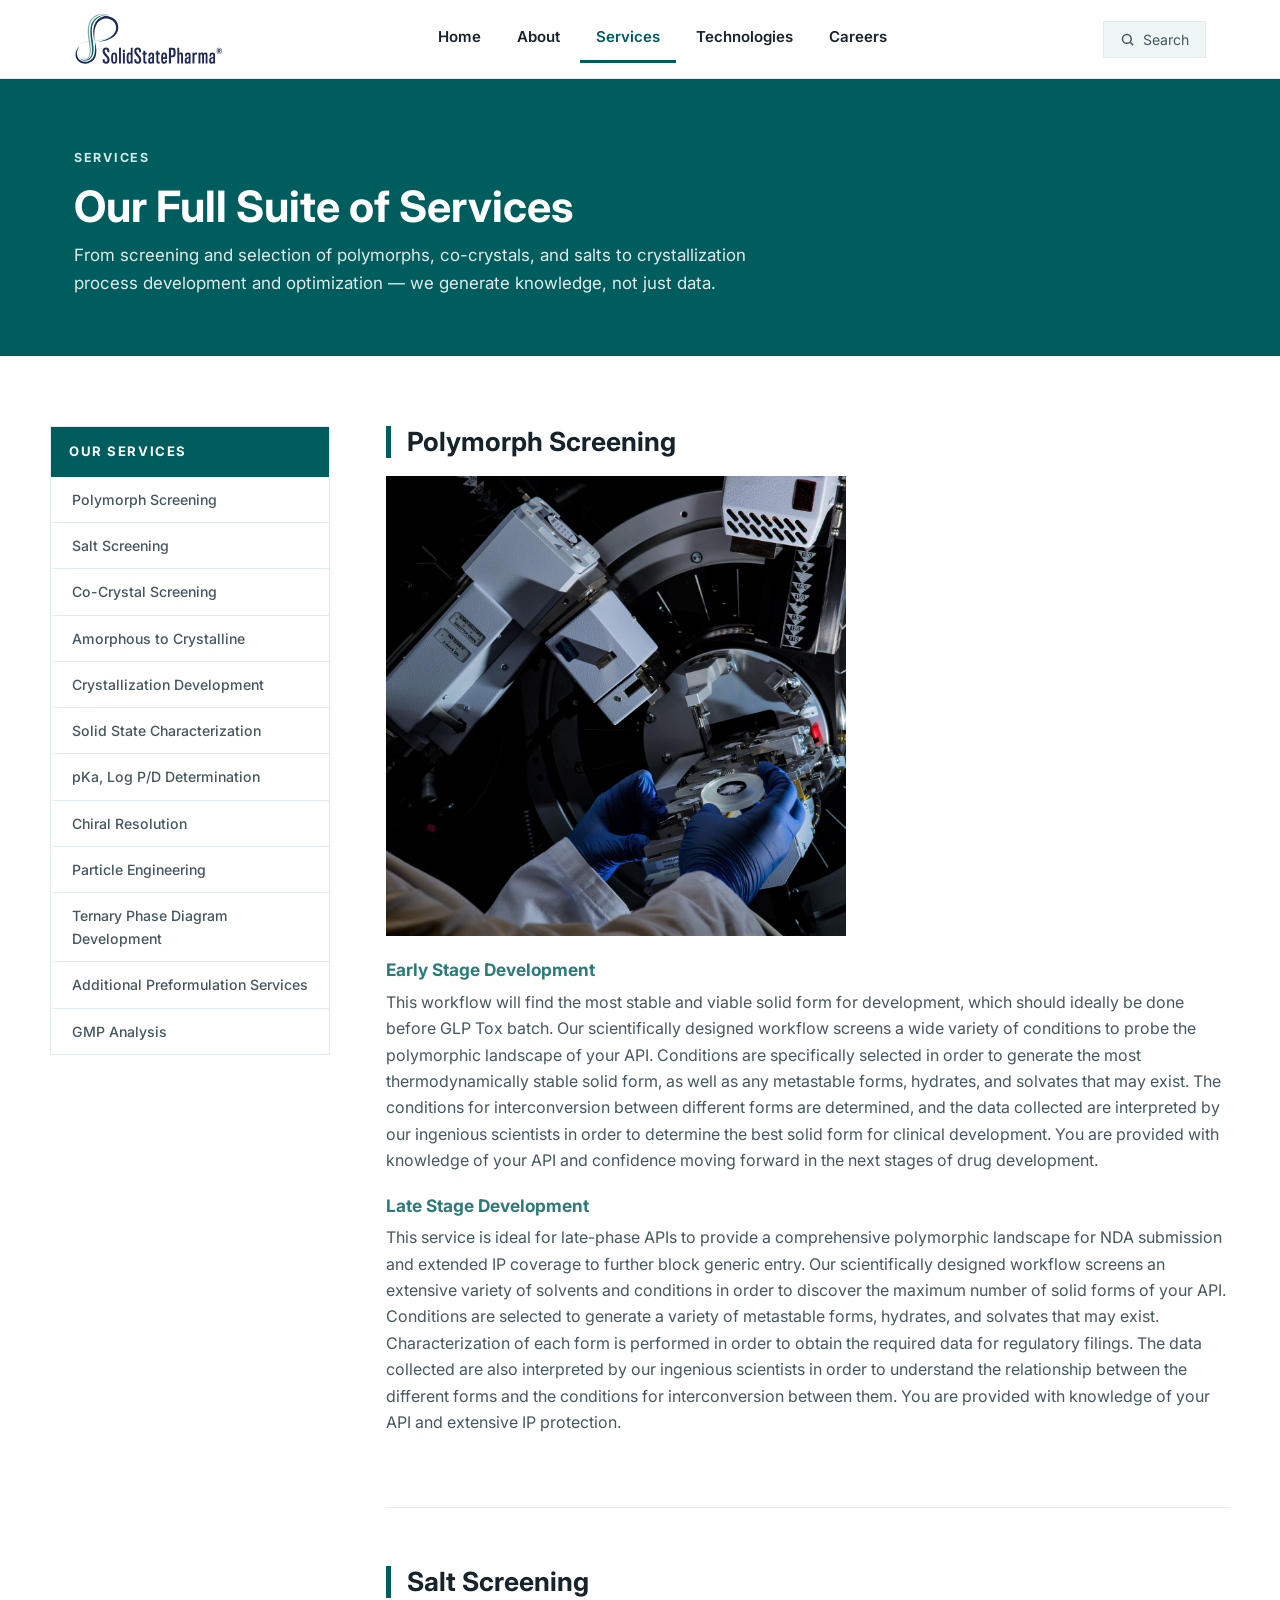
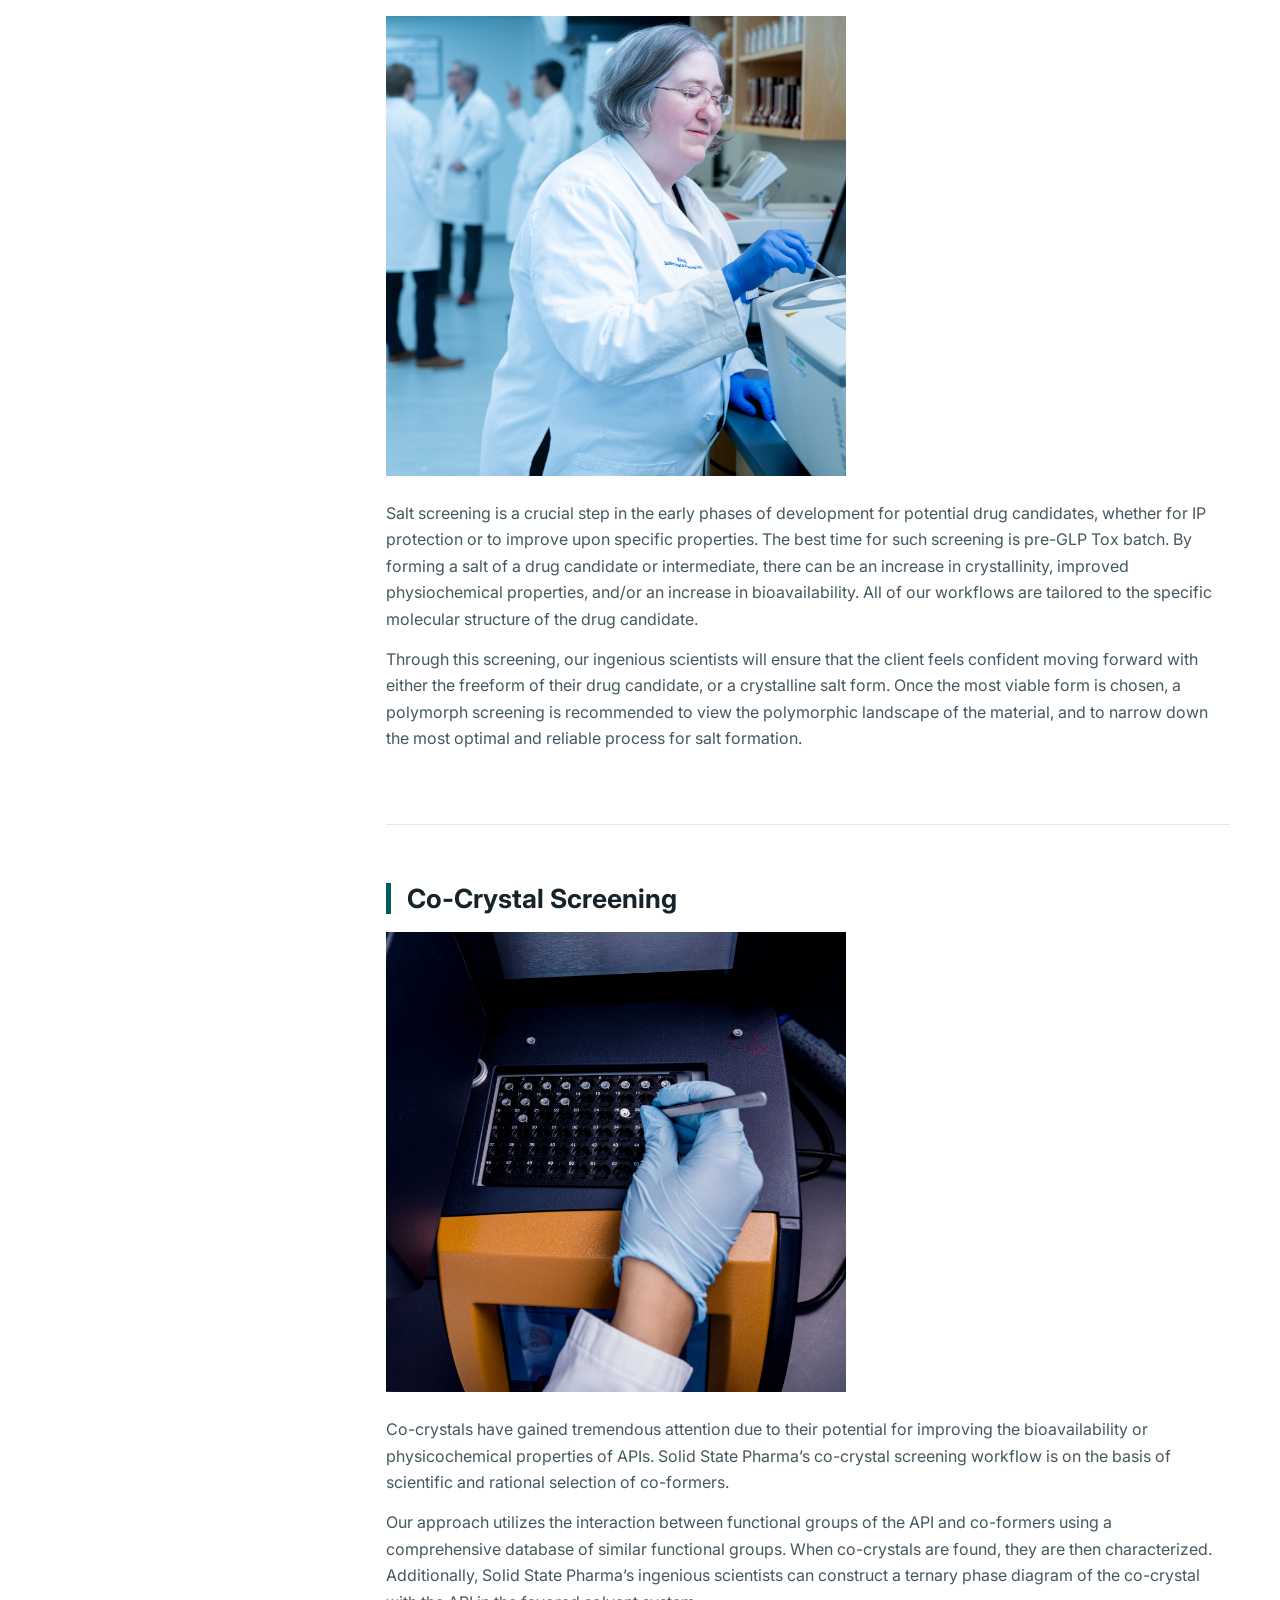
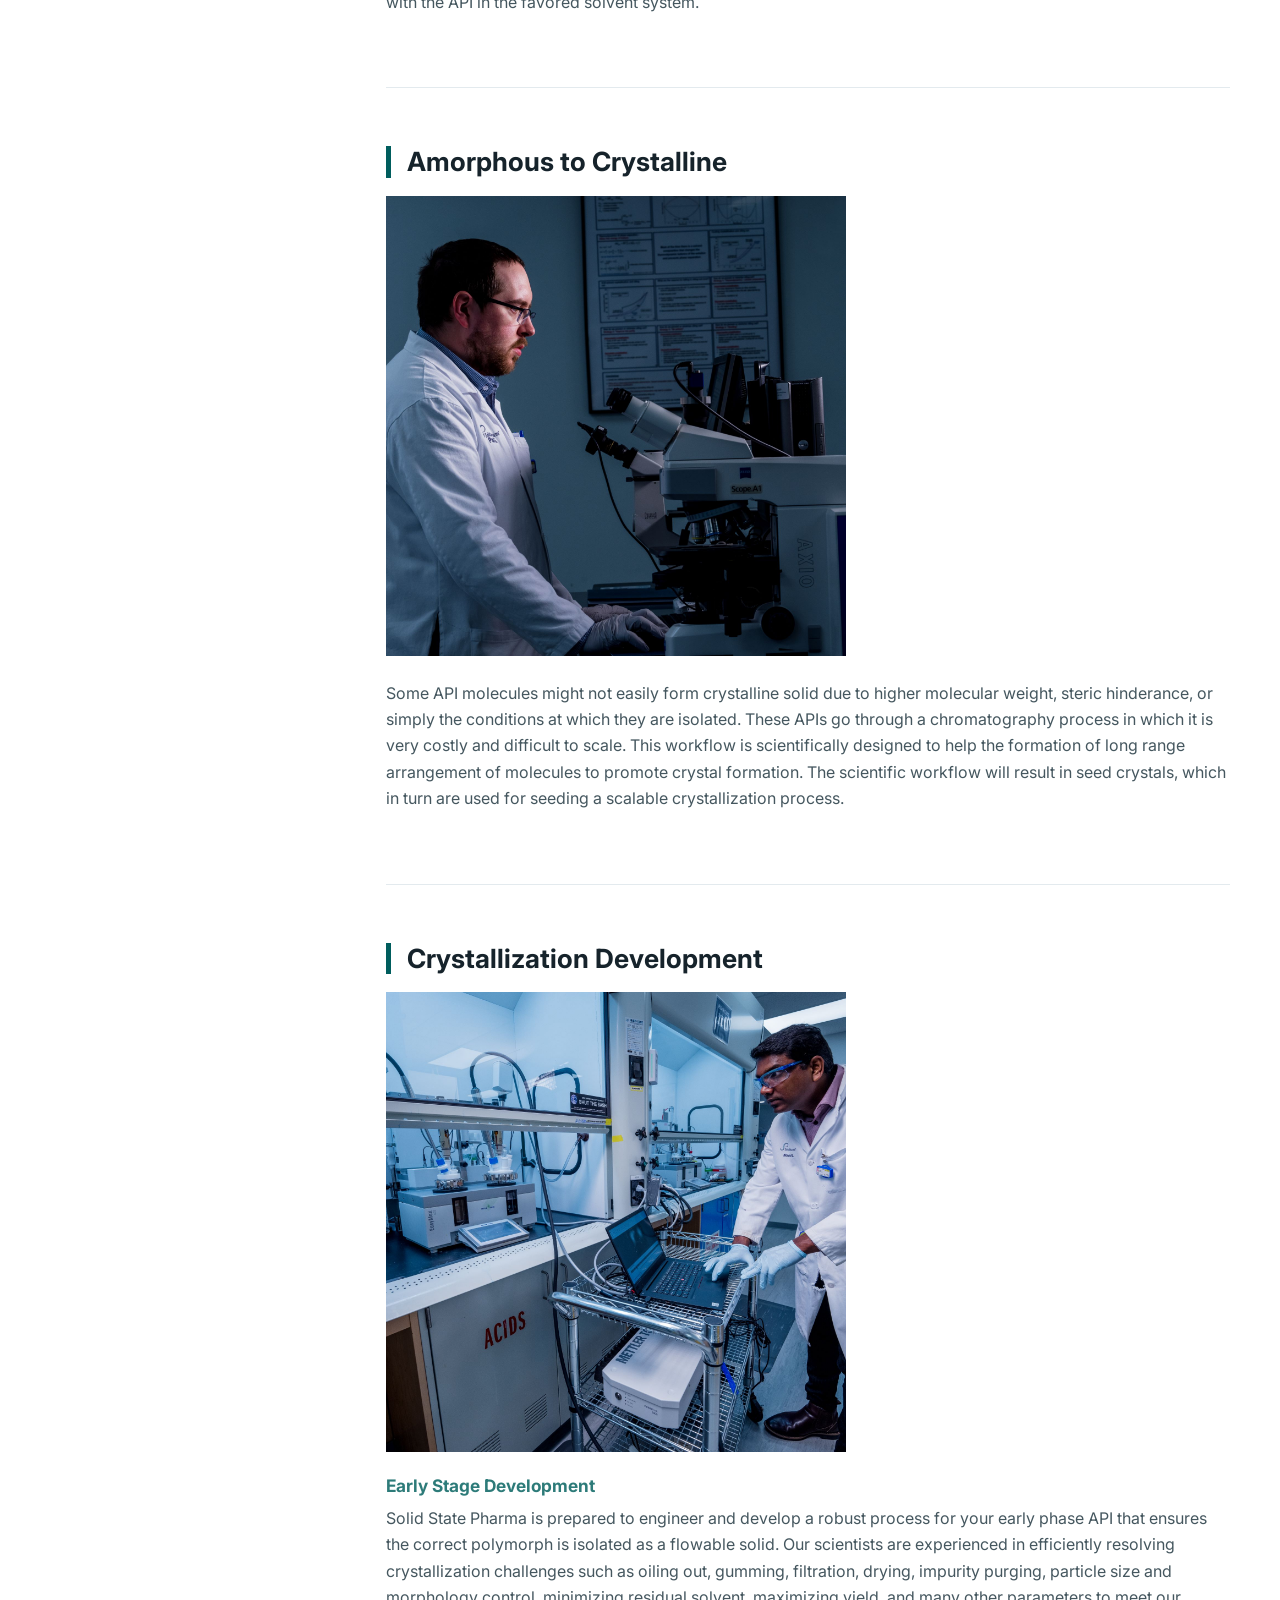
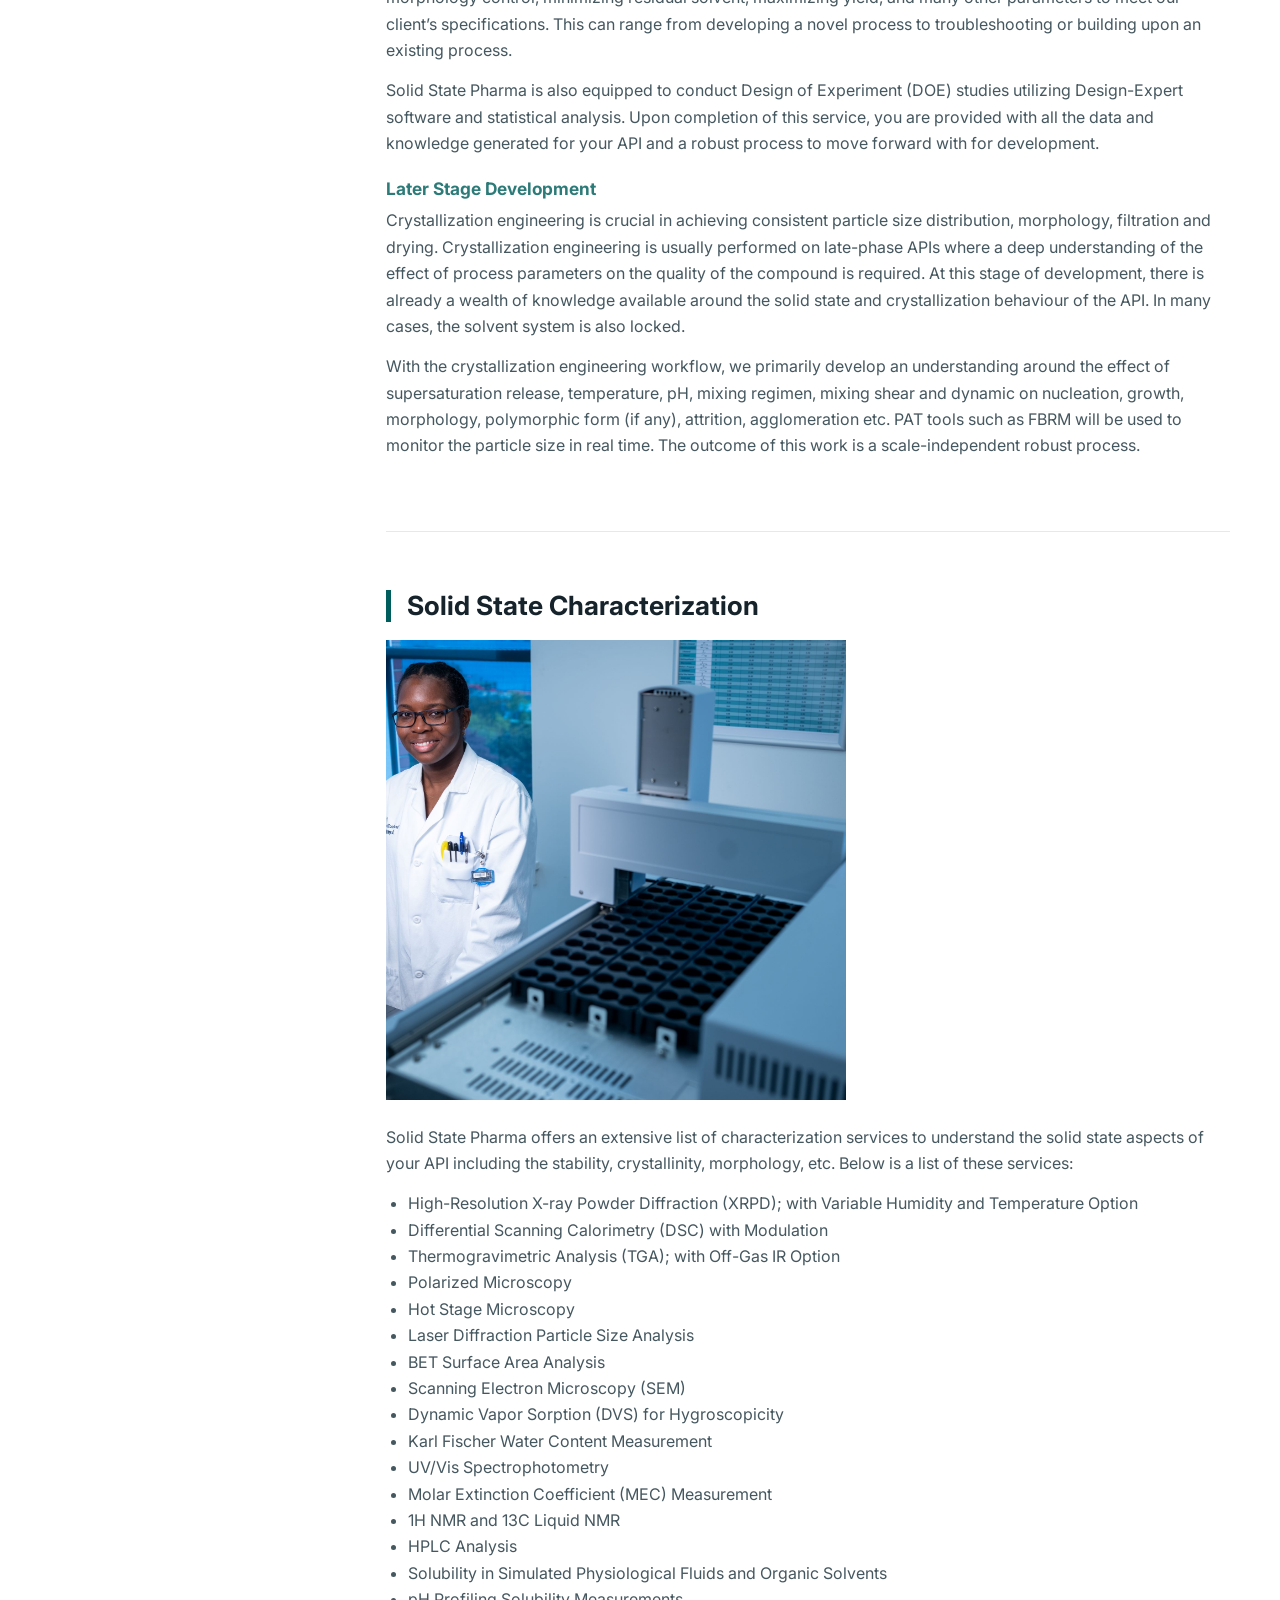
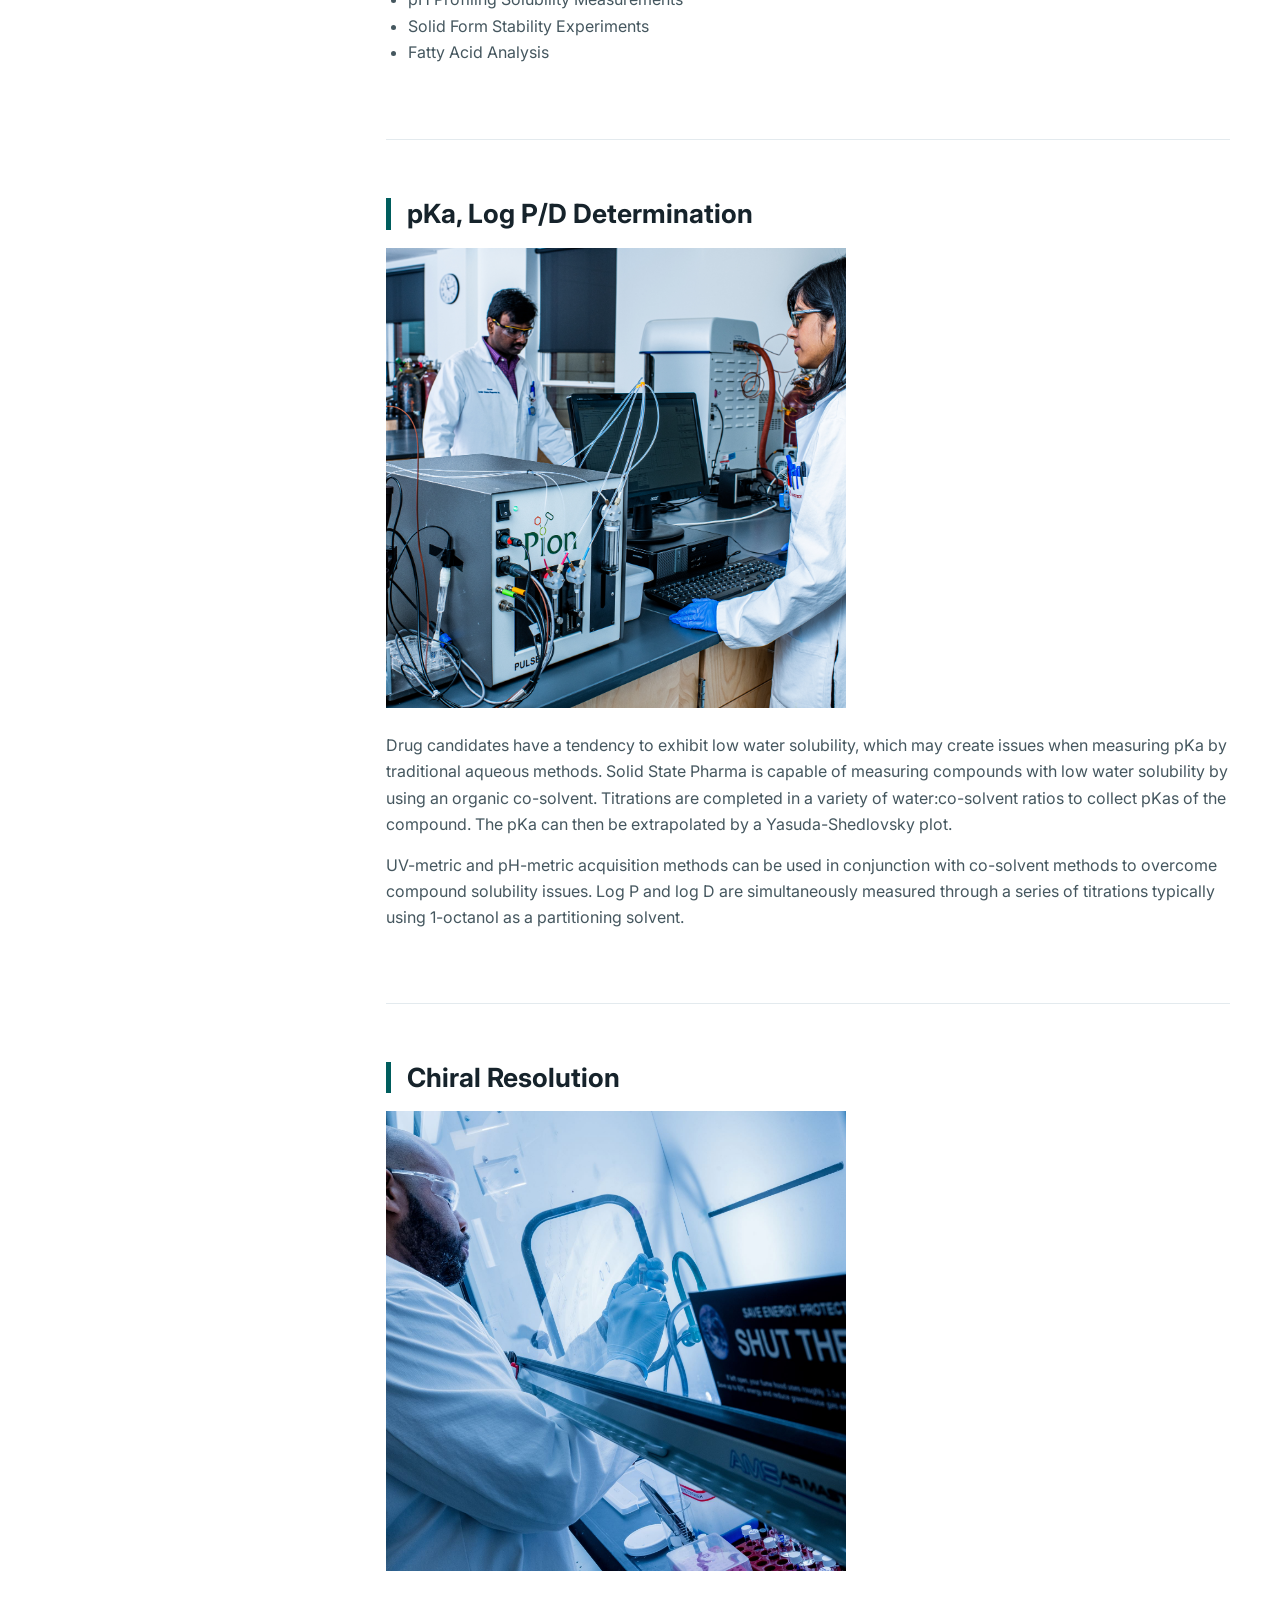
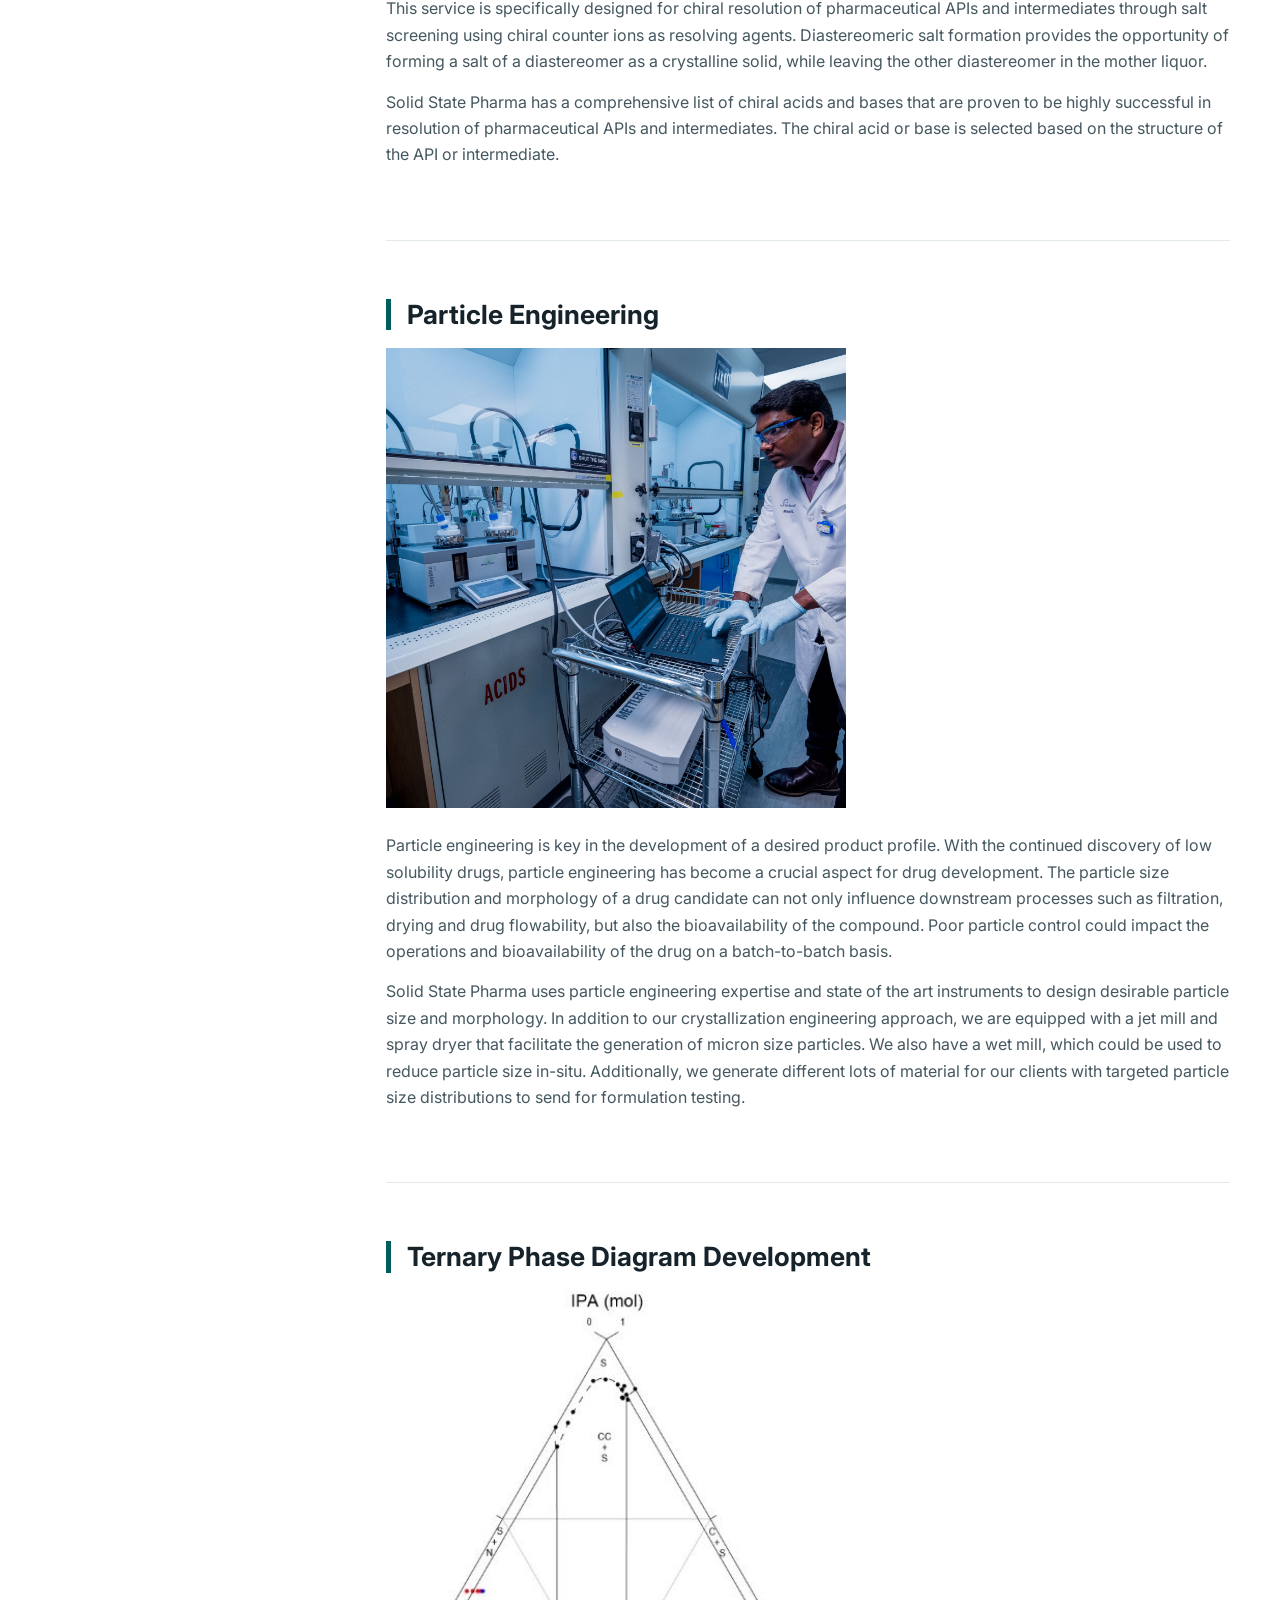
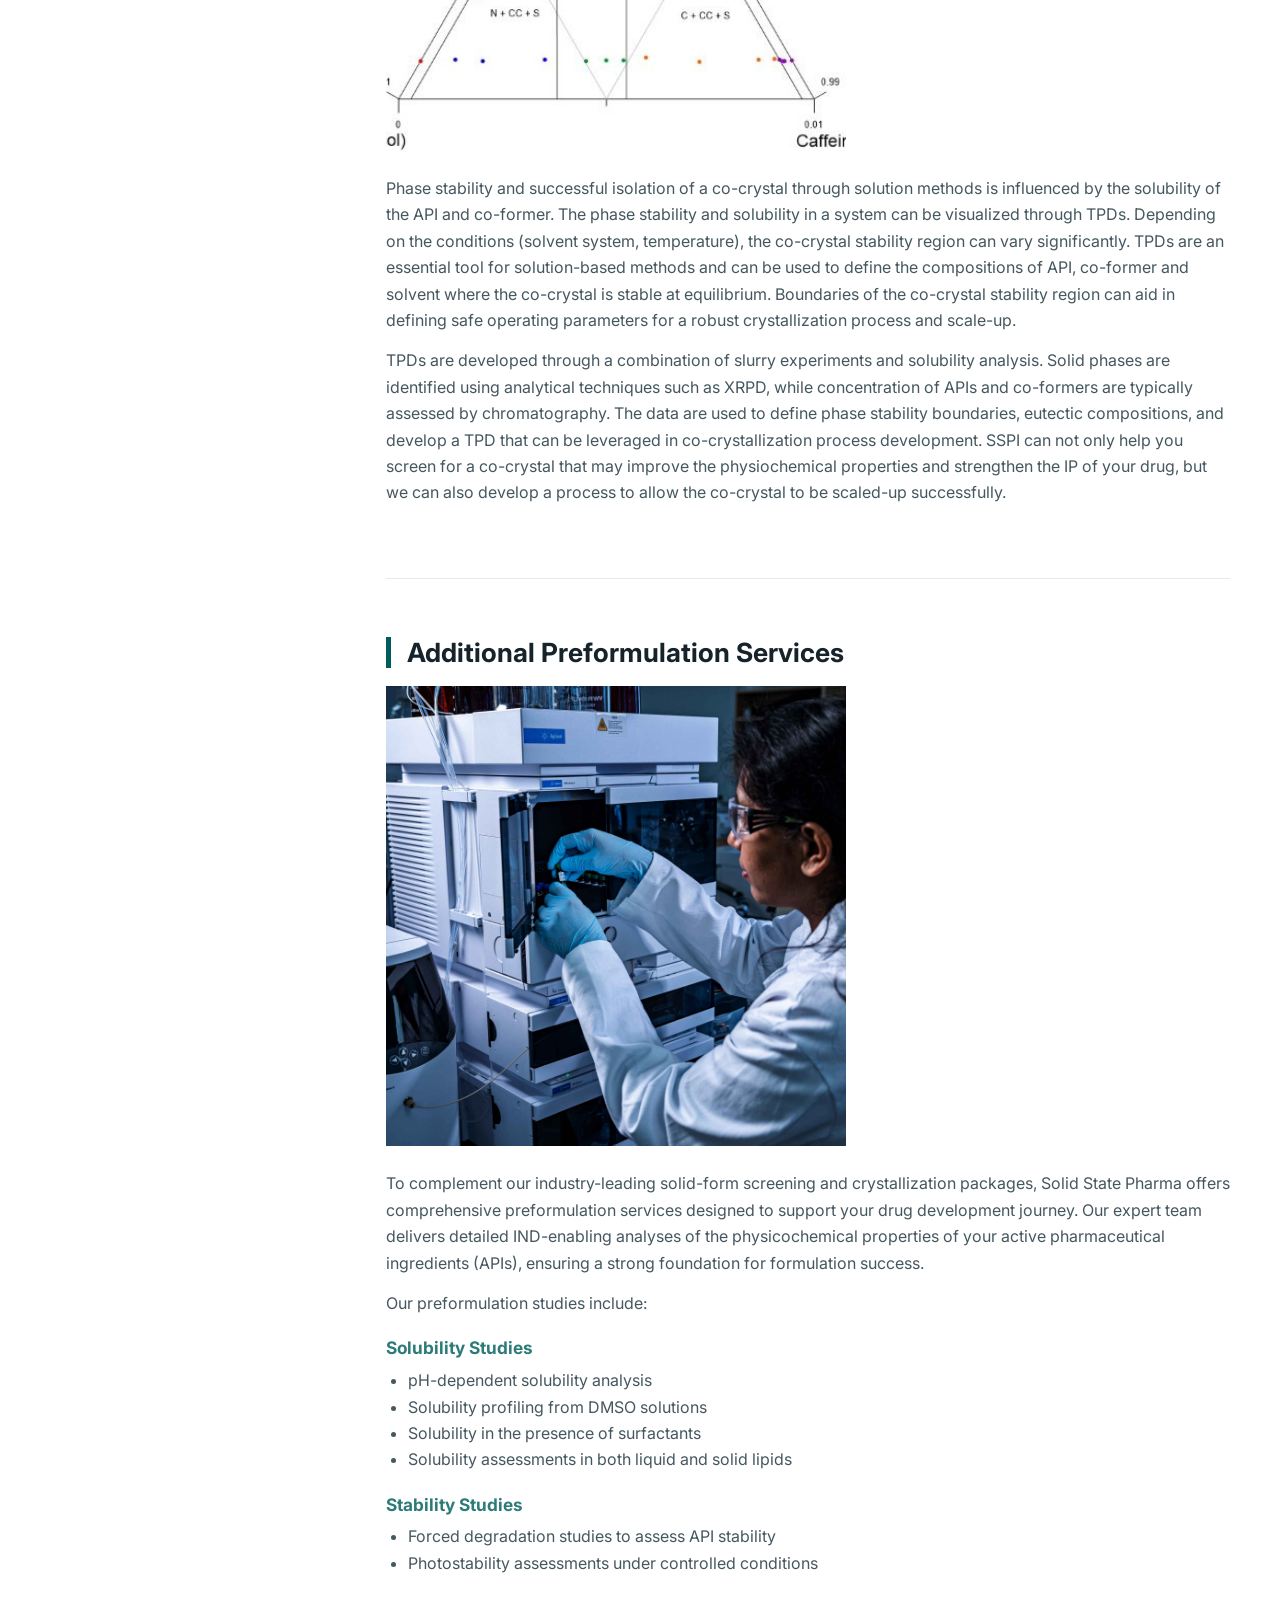
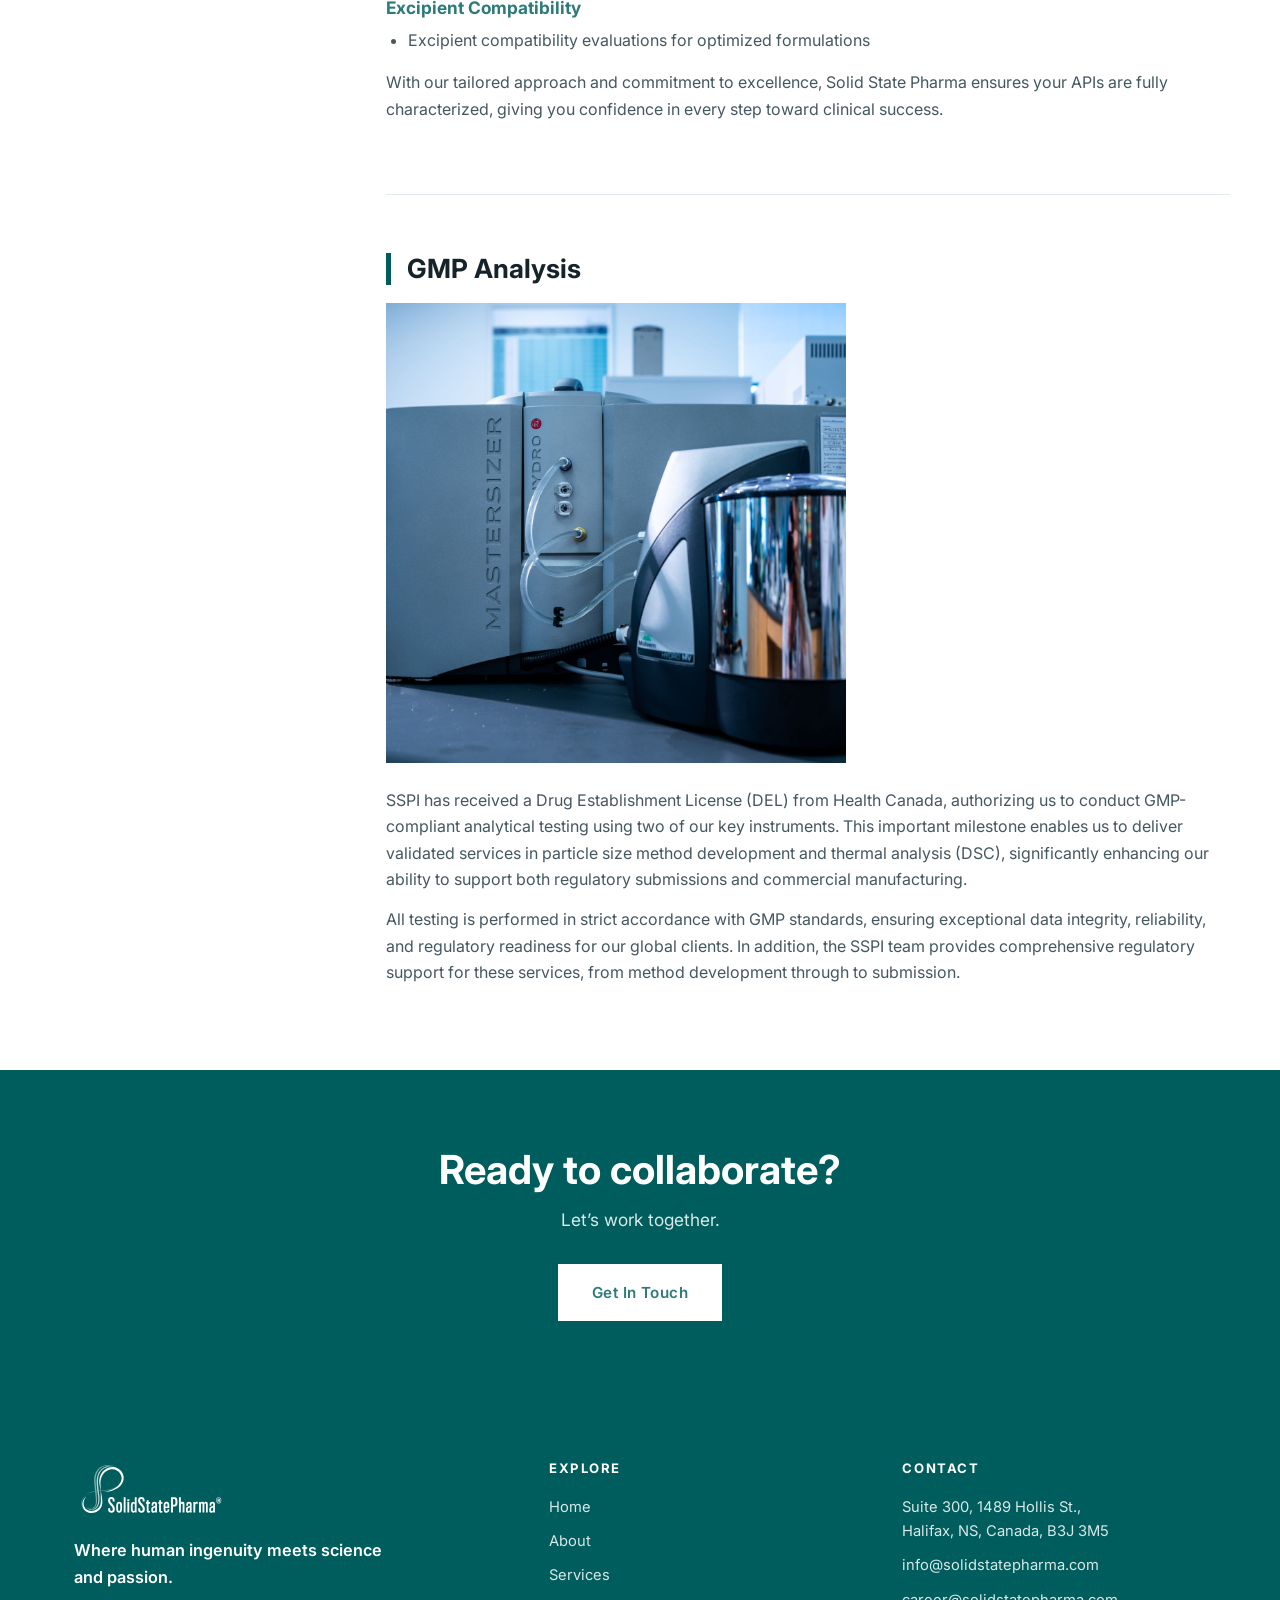
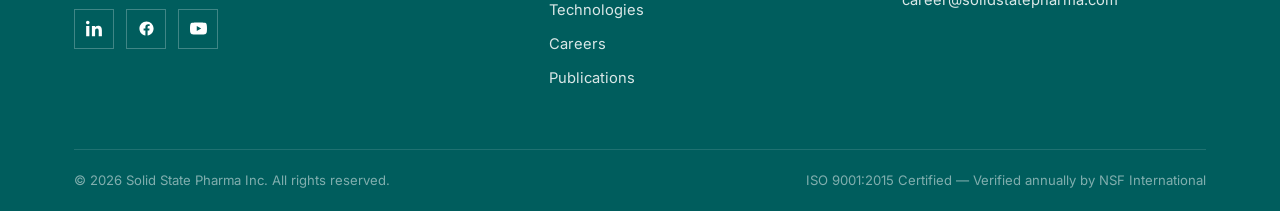
<file: services.html>
<!DOCTYPE html>
<html lang="en">
<head>
  <meta charset="UTF-8">
  <meta name="viewport" content="width=device-width, initial-scale=1.0">
  <title>Services | Solid State Pharma</title>
  <meta name="description" content="Polymorph screening, salt screening, co-crystal screening, crystallization development, solid state characterization and more — Solid State Pharma's full suite of services.">
  <link rel="preconnect" href="https://fonts.googleapis.com">
  <link rel="preconnect" href="https://fonts.gstatic.com" crossorigin>
  <link href="https://fonts.googleapis.com/css2?family=Inter:wght@400;500;600;700;800&display=swap" rel="stylesheet">
  <link rel="stylesheet" href="css/style.css">
</head>
<body data-page="services">

  <section class="page-hero">
    <div class="container">
      <span class="eyebrow" style="color:rgba(255,255,255,0.85);">Services</span>
      <h1>Our Full Suite of Services</h1>
      <p>From screening and selection of polymorphs, co-crystals, and salts to crystallization process development and optimization &mdash; we generate knowledge, not just data.</p>
    </div>
  </section>

  <div class="container services-layout">

    <!-- Sidebar -->
    <aside class="services-sidebar">
      <div class="side-title">Our Services</div>
      <a href="#polymorph-screening">Polymorph Screening</a>
      <a href="#salt-screening">Salt Screening</a>
      <a href="#co-crystal-screening">Co-Crystal Screening</a>
      <a href="#amorphous-to-crystalline">Amorphous to Crystalline</a>
      <a href="#crystallization-development">Crystallization Development</a>
      <a href="#solid-state-characterization">Solid State Characterization</a>
      <a href="#pka-logp-determination">pKa, Log P/D Determination</a>
      <a href="#chiral-resolution">Chiral Resolution</a>
      <a href="#particle-engineering">Particle Engineering</a>
      <a href="#ternary-phase-diagram">Ternary Phase Diagram Development</a>
      <a href="#preformulation-services">Additional Preformulation Services</a>
      <a href="#gmp-analysis">GMP Analysis</a>
    </aside>

    <!-- Content -->
    <div class="services-content">

      <section class="service-block" id="polymorph-screening">
        <h2>Polymorph Screening</h2>
        <img src="images/polymorph-screening.jpg" alt="Polymorph screening at Solid State Pharma">
        <h3>Early Stage Development</h3>
        <p>This workflow will find the most stable and viable solid form for development, which should ideally be done before GLP Tox batch. Our scientifically designed workflow screens a wide variety of conditions to probe the polymorphic landscape of your API. Conditions are specifically selected in order to generate the most thermodynamically stable solid form, as well as any metastable forms, hydrates, and solvates that may exist. The conditions for interconversion between different forms are determined, and the data collected are interpreted by our ingenious scientists in order to determine the best solid form for clinical development. You are provided with knowledge of your API and confidence moving forward in the next stages of drug development.</p>
        <h3>Late Stage Development</h3>
        <p>This service is ideal for late-phase APIs to provide a comprehensive polymorphic landscape for NDA submission and extended IP coverage to further block generic entry. Our scientifically designed workflow screens an extensive variety of solvents and conditions in order to discover the maximum number of solid forms of your API. Conditions are selected to generate a variety of metastable forms, hydrates, and solvates that may exist. Characterization of each form is performed in order to obtain the required data for regulatory filings. The data collected are also interpreted by our ingenious scientists in order to understand the relationship between the different forms and the conditions for interconversion between them. You are provided with knowledge of your API and extensive IP protection.</p>
      </section>

      <section class="service-block" id="salt-screening">
        <h2>Salt Screening</h2>
        <img src="images/salt-screening.jpg" alt="Salt screening at Solid State Pharma">
        <p>Salt screening is a crucial step in the early phases of development for potential drug candidates, whether for IP protection or to improve upon specific properties. The best time for such screening is pre-GLP Tox batch. By forming a salt of a drug candidate or intermediate, there can be an increase in crystallinity, improved physiochemical properties, and/or an increase in bioavailability. All of our workflows are tailored to the specific molecular structure of the drug candidate.</p>
        <p>Through this screening, our ingenious scientists will ensure that the client feels confident moving forward with either the freeform of their drug candidate, or a crystalline salt form. Once the most viable form is chosen, a polymorph screening is recommended to view the polymorphic landscape of the material, and to narrow down the most optimal and reliable process for salt formation.</p>
      </section>

      <section class="service-block" id="co-crystal-screening">
        <h2>Co-Crystal Screening</h2>
        <img src="images/co-crytal screening.jpg" alt="Co-crystal screening at Solid State Pharma">
        <p>Co-crystals have gained tremendous attention due to their potential for improving the bioavailability or physicochemical properties of APIs. Solid State Pharma&rsquo;s co-crystal screening workflow is on the basis of scientific and rational selection of co-formers.</p>
        <p>Our approach utilizes the interaction between functional groups of the API and co-formers using a comprehensive database of similar functional groups. When co-crystals are found, they are then characterized. Additionally, Solid State Pharma&rsquo;s ingenious scientists can construct a ternary phase diagram of the co-crystal with the API in the favored solvent system.</p>
      </section>

      <section class="service-block" id="amorphous-to-crystalline">
        <h2>Amorphous to Crystalline</h2>
        <img src="images/Amorphous to Crystalline.jpg" alt="Amorphous to crystalline conversion at Solid State Pharma">
        <p>Some API molecules might not easily form crystalline solid due to higher molecular weight, steric hinderance, or simply the conditions at which they are isolated. These APIs go through a chromatography process in which it is very costly and difficult to scale. This workflow is scientifically designed to help the formation of long range arrangement of molecules to promote crystal formation. The scientific workflow will result in seed crystals, which in turn are used for seeding a scalable crystallization process.</p>
      </section>

      <section class="service-block" id="crystallization-development">
        <h2>Crystallization Development</h2>
        <img src="images/Crystallization Development.jpg" alt="Crystallization development at Solid State Pharma">
        <h3>Early Stage Development</h3>
        <p>Solid State Pharma is prepared to engineer and develop a robust process for your early phase API that ensures the correct polymorph is isolated as a flowable solid. Our scientists are experienced in efficiently resolving crystallization challenges such as oiling out, gumming, filtration, drying, impurity purging, particle size and morphology control, minimizing residual solvent, maximizing yield, and many other parameters to meet our client&rsquo;s specifications. This can range from developing a novel process to troubleshooting or building upon an existing process.</p>
        <p>Solid State Pharma is also equipped to conduct Design of Experiment (DOE) studies utilizing Design-Expert software and statistical analysis. Upon completion of this service, you are provided with all the data and knowledge generated for your API and a robust process to move forward with for development.</p>
        <h3>Later Stage Development</h3>
        <p>Crystallization engineering is crucial in achieving consistent particle size distribution, morphology, filtration and drying. Crystallization engineering is usually performed on late-phase APIs where a deep understanding of the effect of process parameters on the quality of the compound is required. At this stage of development, there is already a wealth of knowledge available around the solid state and crystallization behaviour of the API. In many cases, the solvent system is also locked.</p>
        <p>With the crystallization engineering workflow, we primarily develop an understanding around the effect of supersaturation release, temperature, pH, mixing regimen, mixing shear and dynamic on nucleation, growth, morphology, polymorphic form (if any), attrition, agglomeration etc. PAT tools such as FBRM will be used to monitor the particle size in real time. The outcome of this work is a scale-independent robust process.</p>
      </section>

      <section class="service-block" id="solid-state-characterization">
        <h2>Solid State Characterization</h2>
        <img src="images/Solid State Characterization.JPG" alt="Solid state characterization at Solid State Pharma">
        <p>Solid State Pharma offers an extensive list of characterization services to understand the solid state aspects of your API including the stability, crystallinity, morphology, etc. Below is a list of these services:</p>
        <ul style="margin: 0 0 16px 22px; color: var(--ink-soft);">
          <li>High-Resolution X-ray Powder Diffraction (XRPD); with Variable Humidity and Temperature Option</li>
          <li>Differential Scanning Calorimetry (DSC) with Modulation</li>
          <li>Thermogravimetric Analysis (TGA); with Off-Gas IR Option</li>
          <li>Polarized Microscopy</li>
          <li>Hot Stage Microscopy</li>
          <li>Laser Diffraction Particle Size Analysis</li>
          <li>BET Surface Area Analysis</li>
          <li>Scanning Electron Microscopy (SEM)</li>
          <li>Dynamic Vapor Sorption (DVS) for Hygroscopicity</li>
          <li>Karl Fischer Water Content Measurement</li>
          <li>UV/Vis Spectrophotometry</li>
          <li>Molar Extinction Coefficient (MEC) Measurement</li>
          <li>1H NMR and 13C Liquid NMR</li>
          <li>HPLC Analysis</li>
          <li>Solubility in Simulated Physiological Fluids and Organic Solvents</li>
          <li>pH Profiling Solubility Measurements</li>
          <li>Solid Form Stability Experiments</li>
          <li>Fatty Acid Analysis</li>
        </ul>
      </section>

      <section class="service-block" id="pka-logp-determination">
        <h2>pKa, Log P/D Determination</h2>
        <img src="images/pKa, Log P:D Determination.jpg" alt="pKa and Log P/D determination at Solid State Pharma">
        <p>Drug candidates have a tendency to exhibit low water solubility, which may create issues when measuring pKa by traditional aqueous methods. Solid State Pharma is capable of measuring compounds with low water solubility by using an organic co-solvent. Titrations are completed in a variety of water:co-solvent ratios to collect pKas of the compound. The pKa can then be extrapolated by a Yasuda-Shedlovsky plot.</p>
        <p>UV-metric and pH-metric acquisition methods can be used in conjunction with co-solvent methods to overcome compound solubility issues. Log P and log D are simultaneously measured through a series of titrations typically using 1-octanol as a partitioning solvent.</p>
      </section>

      <section class="service-block" id="chiral-resolution">
        <h2>Chiral Resolution</h2>
        <img src="images/Chiral Resolution.jpg" alt="Chiral resolution at Solid State Pharma">
        <p>This service is specifically designed for chiral resolution of pharmaceutical APIs and intermediates through salt screening using chiral counter ions as resolving agents. Diastereomeric salt formation provides the opportunity of forming a salt of a diastereomer as a crystalline solid, while leaving the other diastereomer in the mother liquor.</p>
        <p>Solid State Pharma has a comprehensive list of chiral acids and bases that are proven to be highly successful in resolution of pharmaceutical APIs and intermediates. The chiral acid or base is selected based on the structure of the API or intermediate.</p>
      </section>

      <section class="service-block" id="particle-engineering">
        <h2>Particle Engineering</h2>
        <img src="images/Particle Engineering.jpg" alt="Particle engineering at Solid State Pharma">
        <p>Particle engineering is key in the development of a desired product profile. With the continued discovery of low solubility drugs, particle engineering has become a crucial aspect for drug development. The particle size distribution and morphology of a drug candidate can not only influence downstream processes such as filtration, drying and drug flowability, but also the bioavailability of the compound. Poor particle control could impact the operations and bioavailability of the drug on a batch-to-batch basis.</p>
        <p>Solid State Pharma uses particle engineering expertise and state of the art instruments to design desirable particle size and morphology. In addition to our crystallization engineering approach, we are equipped with a jet mill and spray dryer that facilitate the generation of micron size particles. We also have a wet mill, which could be used to reduce particle size in-situ. Additionally, we generate different lots of material for our clients with targeted particle size distributions to send for formulation testing.</p>
      </section>

      <section class="service-block" id="ternary-phase-diagram">
        <h2>Ternary Phase Diagram Development</h2>
        <img src="images/Ternary Phase Diagram Development.jpg" alt="Ternary phase diagram development at Solid State Pharma">
        <p>Phase stability and successful isolation of a co-crystal through solution methods is influenced by the solubility of the API and co-former. The phase stability and solubility in a system can be visualized through TPDs. Depending on the conditions (solvent system, temperature), the co-crystal stability region can vary significantly. TPDs are an essential tool for solution-based methods and can be used to define the compositions of API, co-former and solvent where the co-crystal is stable at equilibrium. Boundaries of the co-crystal stability region can aid in defining safe operating parameters for a robust crystallization process and scale-up.</p>
        <p>TPDs are developed through a combination of slurry experiments and solubility analysis. Solid phases are identified using analytical techniques such as XRPD, while concentration of APIs and co-formers are typically assessed by chromatography. The data are used to define phase stability boundaries, eutectic compositions, and develop a TPD that can be leveraged in co-crystallization process development. SSPI can not only help you screen for a co-crystal that may improve the physiochemical properties and strengthen the IP of your drug, but we can also develop a process to allow the co-crystal to be scaled-up successfully.</p>
      </section>

      <section class="service-block" id="preformulation-services">
        <h2>Additional Preformulation Services</h2>
        <img src="images/Additional Preformulation Services.jpg" alt="Additional preformulation services at Solid State Pharma">
        <p>To complement our industry-leading solid-form screening and crystallization packages, Solid State Pharma offers comprehensive preformulation services designed to support your drug development journey. Our expert team delivers detailed IND-enabling analyses of the physicochemical properties of your active pharmaceutical ingredients (APIs), ensuring a strong foundation for formulation success.</p>
        <p>Our preformulation studies include:</p>
        <h3>Solubility Studies</h3>
        <ul style="margin: 0 0 16px 22px; color: var(--ink-soft);">
          <li>pH-dependent solubility analysis</li>
          <li>Solubility profiling from DMSO solutions</li>
          <li>Solubility in the presence of surfactants</li>
          <li>Solubility assessments in both liquid and solid lipids</li>
        </ul>
        <h3>Stability Studies</h3>
        <ul style="margin: 0 0 16px 22px; color: var(--ink-soft);">
          <li>Forced degradation studies to assess API stability</li>
          <li>Photostability assessments under controlled conditions</li>
        </ul>
        <h3>Excipient Compatibility</h3>
        <ul style="margin: 0 0 16px 22px; color: var(--ink-soft);">
          <li>Excipient compatibility evaluations for optimized formulations</li>
        </ul>
        <p>With our tailored approach and commitment to excellence, Solid State Pharma ensures your APIs are fully characterized, giving you confidence in every step toward clinical success.</p>
      </section>

      <section class="service-block" id="gmp-analysis">
        <h2>GMP Analysis</h2>
        <img src="images/GMP Analysis.jpg" alt="GMP analysis at Solid State Pharma">
        <p>SSPI has received a Drug Establishment License (DEL) from Health Canada, authorizing us to conduct GMP-compliant analytical testing using two of our key instruments. This important milestone enables us to deliver validated services in particle size method development and thermal analysis (DSC), significantly enhancing our ability to support both regulatory submissions and commercial manufacturing.</p>
        <p>All testing is performed in strict accordance with GMP standards, ensuring exceptional data integrity, reliability, and regulatory readiness for our global clients. In addition, the SSPI team provides comprehensive regulatory support for these services, from method development through to submission.</p>
      </section>

    </div>
  </div>

  <section class="cta-band">
    <div class="container">
      <h2>Ready to collaborate?</h2>
      <p>Let&rsquo;s work together.</p>
      <a href="mailto:info@solidstatepharma.com" class="btn btn-white">Get In Touch</a>
    </div>
  </section>

  <script src="js/main.js"></script>
</body>
</html>
</file>
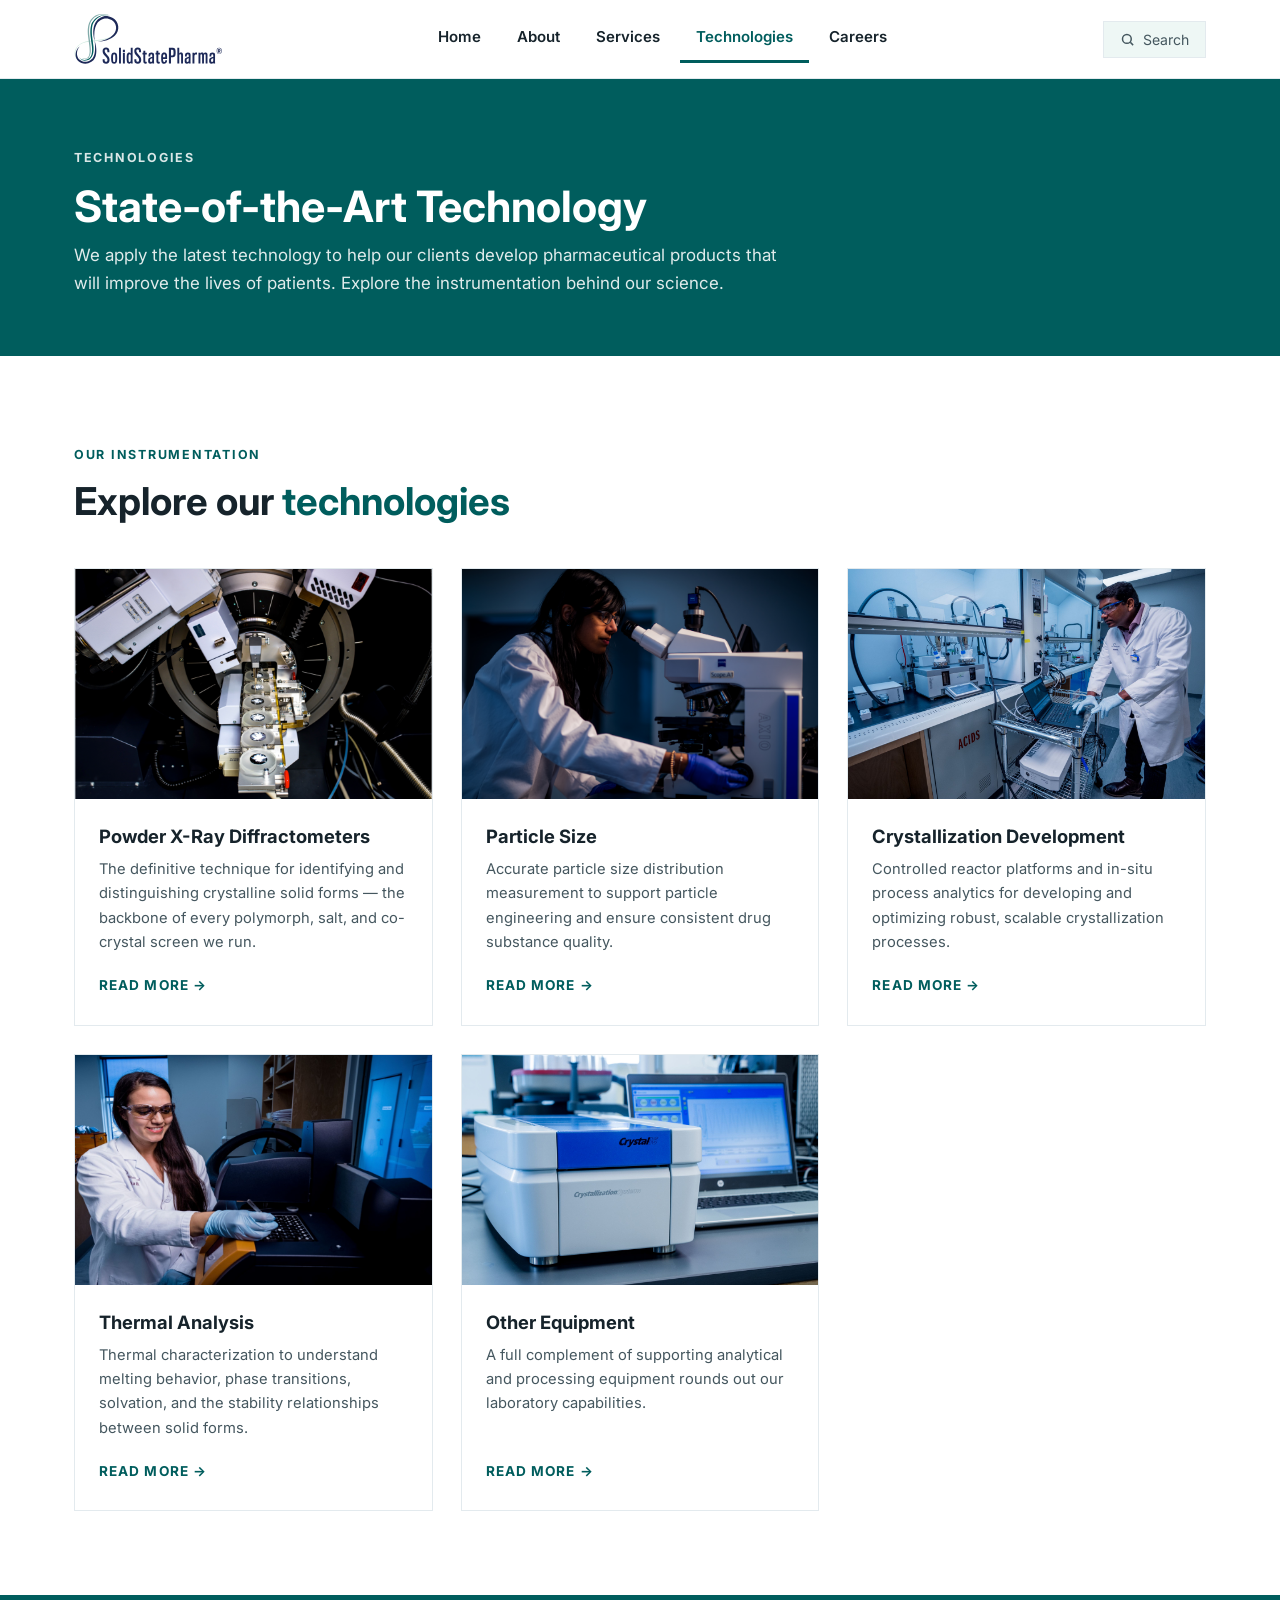
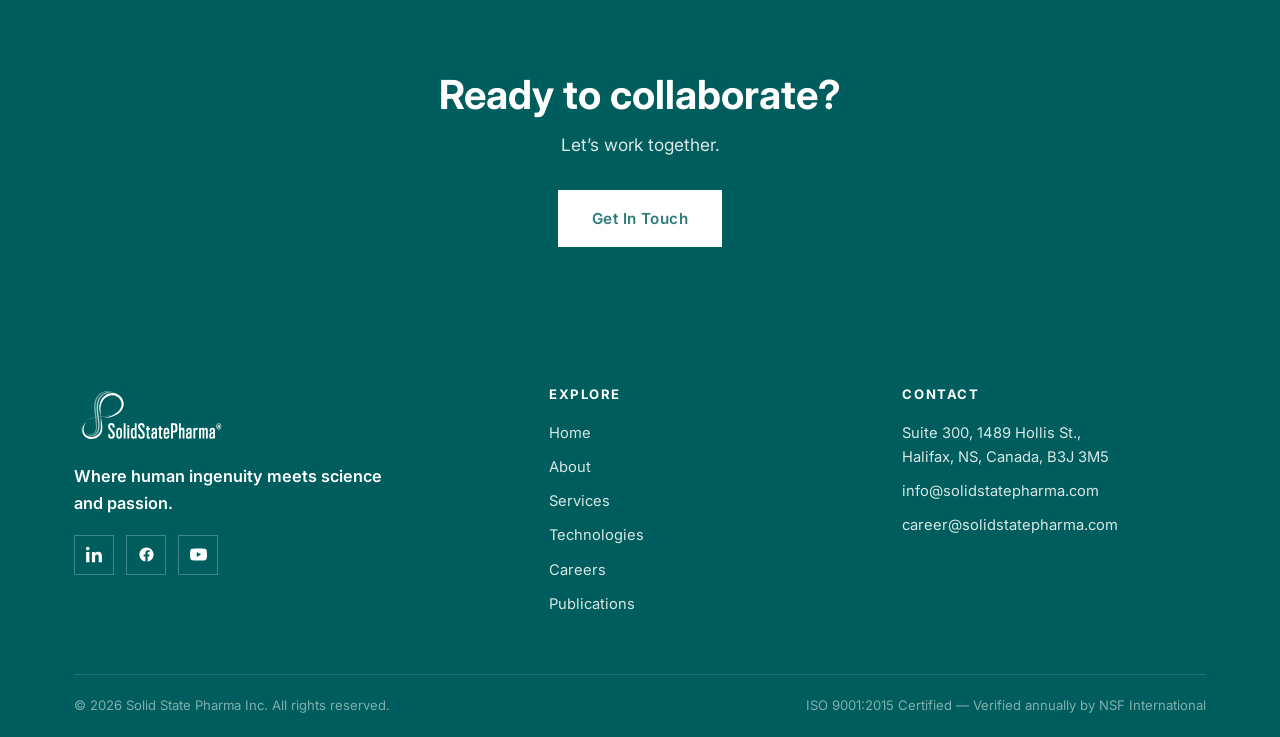
<file: technologies.html>
<!DOCTYPE html>
<html lang="en">
<head>
  <meta charset="UTF-8">
  <meta name="viewport" content="width=device-width, initial-scale=1.0">
  <title>Technologies | Solid State Pharma</title>
  <meta name="description" content="State-of-the-art equipment at Solid State Pharma: powder X-ray diffractometers, particle size analysis, crystallization development platforms, thermal analysis, and more.">
  <link rel="preconnect" href="https://fonts.googleapis.com">
  <link rel="preconnect" href="https://fonts.gstatic.com" crossorigin>
  <link href="https://fonts.googleapis.com/css2?family=Inter:wght@400;500;600;700;800&display=swap" rel="stylesheet">
  <link rel="stylesheet" href="css/style.css">
</head>
<body data-page="technologies">

  <section class="page-hero">
    <div class="container">
      <span class="eyebrow" style="color:rgba(255,255,255,0.85);">Technologies</span>
      <h1>State-of-the-Art Technology</h1>
      <p>We apply the latest technology to help our clients develop pharmaceutical products that will improve the lives of patients. Explore the instrumentation behind our science.</p>
    </div>
  </section>

  <section class="section">
    <div class="container">
      <span class="eyebrow">Our Instrumentation</span>
      <h2 class="section-title">Explore our <span class="accent">technologies</span></h2>
      <div class="tech-grid">

        <div class="tech-card">
          <img src="images/powder x-ray diffractometers.png" alt="Powder X-ray diffractometer">
          <div class="tech-body">
            <h3>Powder X-Ray Diffractometers</h3>
            <p>The definitive technique for identifying and distinguishing crystalline solid forms &mdash; the backbone of every polymorph, salt, and co-crystal screen we run.</p>
            <a class="read-more" href="technology.html?tech=pxrd">Read More</a>
          </div>
        </div>

        <div class="tech-card">
          <img src="images/Particle Size.jpg" alt="Particle size analysis equipment">
          <div class="tech-body">
            <h3>Particle Size</h3>
            <p>Accurate particle size distribution measurement to support particle engineering and ensure consistent drug substance quality.</p>
            <a class="read-more" href="technology.html?tech=particle-size">Read More</a>
          </div>
        </div>

        <div class="tech-card">
          <img src="images/Crystallization Development.jpg" alt="Crystallization development equipment">
          <div class="tech-body">
            <h3>Crystallization Development</h3>
            <p>Controlled reactor platforms and in-situ process analytics for developing and optimizing robust, scalable crystallization processes.</p>
            <a class="read-more" href="technology.html?tech=crystallization">Read More</a>
          </div>
        </div>

        <div class="tech-card">
          <img src="images/Thermal Analysis.jpg" alt="Thermal analysis equipment">
          <div class="tech-body">
            <h3>Thermal Analysis</h3>
            <p>Thermal characterization to understand melting behavior, phase transitions, solvation, and the stability relationships between solid forms.</p>
            <a class="read-more" href="technology.html?tech=thermal">Read More</a>
          </div>
        </div>

        <div class="tech-card">
          <img src="images/Other Equipment.jpg" alt="Other laboratory equipment">
          <div class="tech-body">
            <h3>Other Equipment</h3>
            <p>A full complement of supporting analytical and processing equipment rounds out our laboratory capabilities.</p>
            <a class="read-more" href="technology.html?tech=other">Read More</a>
          </div>
        </div>

      </div>
    </div>
  </section>

  <section class="cta-band">
    <div class="container">
      <h2>Ready to collaborate?</h2>
      <p>Let&rsquo;s work together.</p>
      <a href="mailto:info@solidstatepharma.com" class="btn btn-white">Get In Touch</a>
    </div>
  </section>

  <script src="js/main.js"></script>
</body>
</html>
</file>
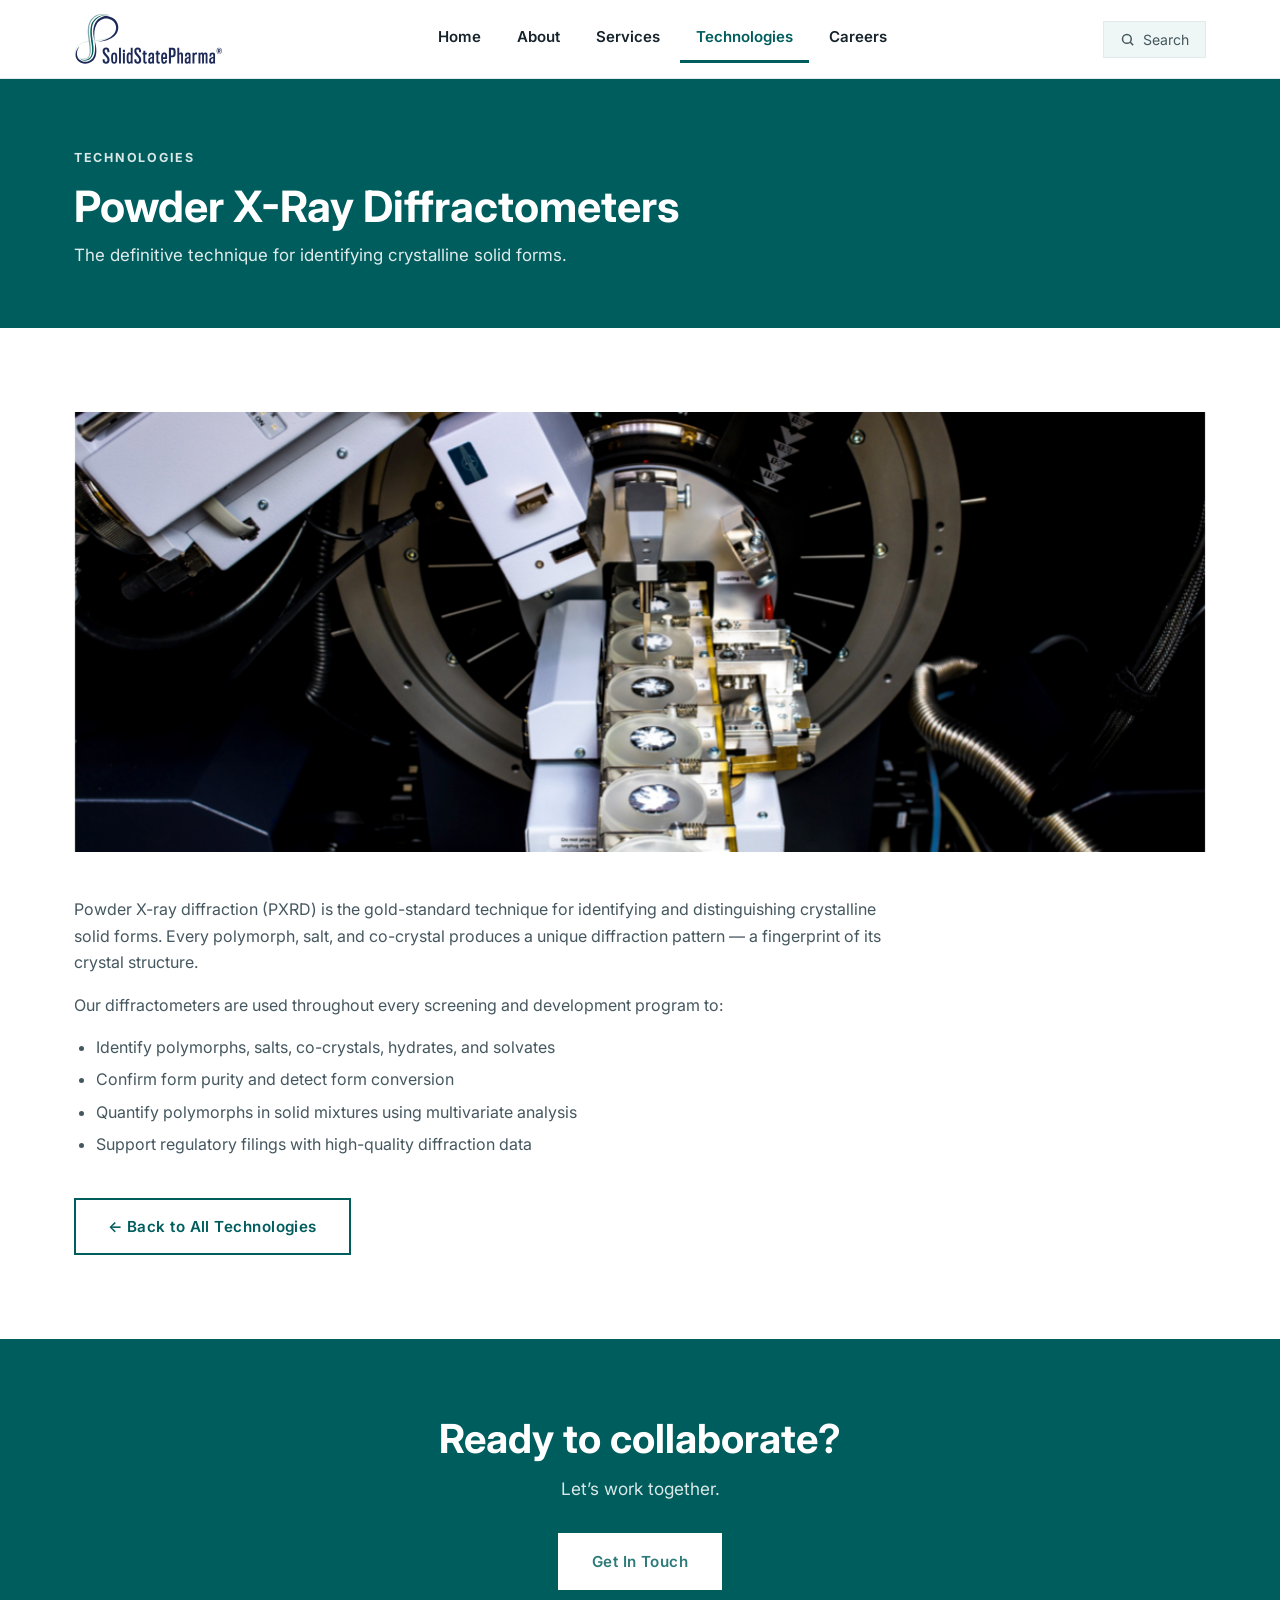
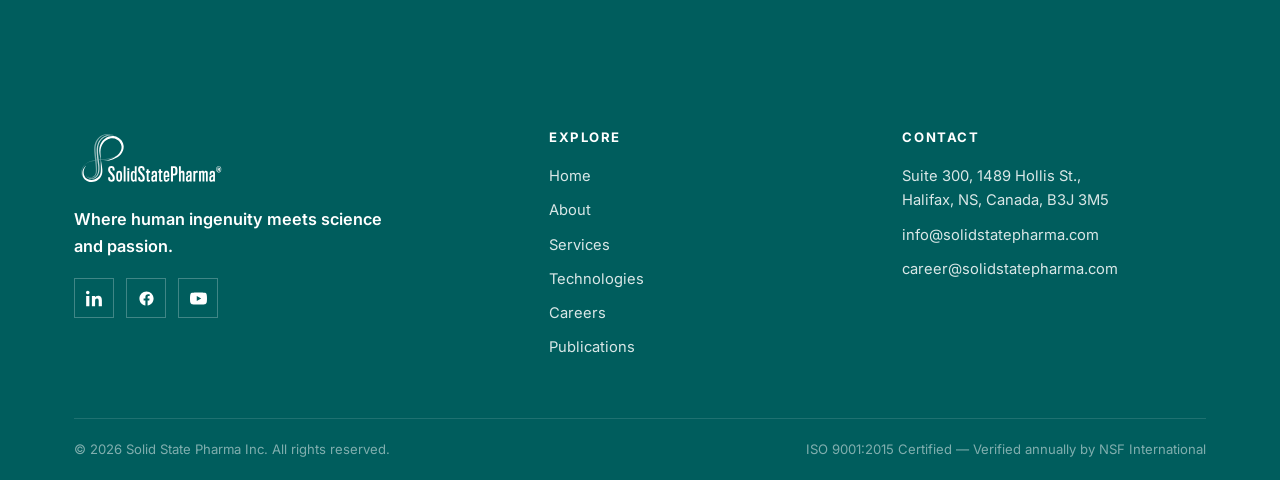
<file: technology.html>
<!DOCTYPE html>
<html lang="en">
<head>
  <meta charset="UTF-8">
  <meta name="viewport" content="width=device-width, initial-scale=1.0">
  <title>Technology | Solid State Pharma</title>
  <meta name="description" content="A closer look at the technology and instrumentation at Solid State Pharma.">
  <link rel="preconnect" href="https://fonts.googleapis.com">
  <link rel="preconnect" href="https://fonts.gstatic.com" crossorigin>
  <link href="https://fonts.googleapis.com/css2?family=Inter:wght@400;500;600;700;800&display=swap" rel="stylesheet">
  <link rel="stylesheet" href="css/style.css">
</head>
<body data-page="technologies">

  <section class="page-hero">
    <div class="container">
      <span class="eyebrow" style="color:rgba(255,255,255,0.85);">Technologies</span>
      <h1 id="tech-title">Technology</h1>
      <p id="tech-tagline"></p>
    </div>
  </section>

  <section class="section">
    <div class="container">
      <div class="tech-detail-hero">
        <img id="tech-image" src="" alt="">
      </div>
      <div class="tech-detail-body" style="margin-top: 44px;" id="tech-body"></div>
      <div style="margin-top: 40px;">
        <a href="technologies.html" class="btn btn-outline">&larr; Back to All Technologies</a>
      </div>
    </div>
  </section>

  <section class="cta-band">
    <div class="container">
      <h2>Ready to collaborate?</h2>
      <p>Let&rsquo;s work together.</p>
      <a href="mailto:info@solidstatepharma.com" class="btn btn-white">Get In Touch</a>
    </div>
  </section>

  <script src="js/main.js"></script>
  <script>
    (function () {
      var techData = {
        "pxrd": {
          title: "Powder X-Ray Diffractometers",
          tagline: "The definitive technique for identifying crystalline solid forms.",
          image: "images/powder x-ray diffractometers.png",
          body:
            "<p>Powder X-ray diffraction (PXRD) is the gold-standard technique for identifying and distinguishing crystalline solid forms. Every polymorph, salt, and co-crystal produces a unique diffraction pattern &mdash; a fingerprint of its crystal structure.</p>" +
            "<p>Our diffractometers are used throughout every screening and development program to:</p>" +
            "<ul>" +
            "<li>Identify polymorphs, salts, co-crystals, hydrates, and solvates</li>" +
            "<li>Confirm form purity and detect form conversion</li>" +
            "<li>Quantify polymorphs in solid mixtures using multivariate analysis</li>" +
            "<li>Support regulatory filings with high-quality diffraction data</li>" +
            "</ul>"
        },
        "particle-size": {
          title: "Particle Size",
          tagline: "Accurate particle size distribution measurement for consistent drug substance quality.",
          image: "images/Particle Size.jpg",
          body:
            "<p>Particle size distribution has a direct impact on dissolution, bioavailability, filterability, flowability, and downstream formulation performance. Understanding and controlling it is central to our particle engineering services.</p>" +
            "<p>Our particle size capabilities allow us to:</p>" +
            "<ul>" +
            "<li>Measure particle size distributions with precision and reproducibility</li>" +
            "<li>Monitor particle size evolution during crystallization development</li>" +
            "<li>Optimize morphology and particle size distribution for target specifications</li>" +
            "<li>Support consistent, scalable drug substance quality</li>" +
            "</ul>"
        },
        "crystallization": {
          title: "Crystallization Development",
          tagline: "Controlled reactor platforms and in-situ analytics for robust, scalable processes.",
          image: "images/Crystallization Development.jpg",
          body:
            "<p>Developing a robust crystallization process requires precise control over temperature, supersaturation, seeding, and mixing &mdash; and the ability to observe what is happening inside the reactor in real time.</p>" +
            "<p>Our crystallization development platforms enable us to:</p>" +
            "<ul>" +
            "<li>Run precisely controlled cooling, anti-solvent, and evaporative crystallizations</li>" +
            "<li>Monitor processes in-situ with process analytical technology (PAT)</li>" +
            "<li>Develop seeding strategies and control polymorphic outcome</li>" +
            "<li>Design processes that scale reliably from lab to manufacturing</li>" +
            "</ul>"
        },
        "thermal": {
          title: "Thermal Analysis",
          tagline: "Understanding melting behavior, phase transitions, and form stability.",
          image: "images/Thermal Analysis.jpg",
          body:
            "<p>Thermal analysis reveals how a solid form behaves as a function of temperature &mdash; essential knowledge for selecting and developing the right form of an API.</p>" +
            "<p>Our thermal analysis instrumentation is used to:</p>" +
            "<ul>" +
            "<li>Characterize melting points, glass transitions, and phase transitions</li>" +
            "<li>Detect desolvation and dehydration events</li>" +
            "<li>Establish the thermodynamic relationships between polymorphs</li>" +
            "<li>Assess the stability of solid forms under thermal stress</li>" +
            "</ul>"
        },
        "other": {
          title: "Other Equipment",
          tagline: "A full complement of supporting analytical and processing capabilities.",
          image: "images/Other Equipment.jpg",
          body:
            "<p>Beyond our core platforms, our laboratory houses a full complement of supporting analytical and processing equipment that rounds out our capabilities across screening, characterization, and process development.</p>" +
            "<p>This supporting equipment enables:</p>" +
            "<ul>" +
            "<li>Comprehensive solid state characterization of APIs</li>" +
            "<li>Physicochemical property determination, including pKa and Log P/D</li>" +
            "<li>Sample preparation, isolation, and drying studies</li>" +
            "<li>Flexible support for every stage of a client program</li>" +
            "</ul>"
        }
      };

      var params = new URLSearchParams(window.location.search);
      var tech = techData[params.get("tech")] || techData["pxrd"];

      document.title = tech.title + " | Solid State Pharma";
      document.getElementById("tech-title").textContent = tech.title;
      document.getElementById("tech-tagline").textContent = tech.tagline;
      var img = document.getElementById("tech-image");
      img.src = tech.image;
      img.alt = tech.title;
      document.getElementById("tech-body").innerHTML = tech.body;
    })();
  </script>
</body>
</html>
</file>
<file: css/style.css>
/* ============================================
   Solid State Pharma — Brochure Site Styles
   Primary: #005d5d | Background: white | Sharp edges
   ============================================ */

:root {
  --primary: #005d5d;
  --primary-dark: #2d7b79;
  --primary-darker: #2d7b79;
  --ink: #16232b;
  --ink-soft: #45575f;
  --line: #e3eaee;
  --tint: #eef7f5;
  --tint-strong: #d0e9e0;
  --white: #ffffff;
  --max-w: 1180px;
}

* { margin: 0; padding: 0; box-sizing: border-box; }

html { scroll-behavior: smooth; }

body {
  font-family: "Inter", -apple-system, BlinkMacSystemFont, "Segoe UI", Helvetica, Arial, sans-serif;
  color: var(--ink);
  background: var(--white);
  line-height: 1.65;
  -webkit-font-smoothing: antialiased;
}

img { max-width: 100%; display: block; }

a { color: var(--primary); text-decoration: none; }
a:hover { filter: brightness(0.85); }

.container {
  max-width: var(--max-w);
  margin: 0 auto;
  padding: 0 24px;
}

/* ------------ Typography ------------ */
h1, h2, h3, h4 { line-height: 1.2; font-weight: 700; }

.eyebrow {
  display: inline-block;
  font-size: 0.78rem;
  font-weight: 700;
  letter-spacing: 0.14em;
  text-transform: uppercase;
  color: var(--primary);
  margin-bottom: 12px;
}

.section-title {
  font-size: clamp(1.7rem, 3.2vw, 2.4rem);
  margin-bottom: 18px;
  color: var(--ink);
}

.section-title .accent { color: var(--primary); }

.lead { font-size: 1.12rem; color: var(--ink-soft); }

/* ------------ Buttons ------------ */
.btn {
  display: inline-block;
  padding: 14px 32px;
  font-size: 0.95rem;
  font-weight: 600;
  letter-spacing: 0.03em;
  cursor: pointer;
  border: 2px solid transparent;
  transition: background 0.2s, color 0.2s, border-color 0.2s;
  text-align: center;
}

.btn-primary { background: var(--primary); color: var(--white); }
.btn-primary:hover { filter: brightness(0.88); color: var(--white); }

.btn-outline { background: transparent; color: var(--primary); border-color: var(--primary); }
.btn-outline:hover { background: var(--primary); color: var(--white); }

.btn-white { background: var(--white); color: var(--primary-darker); }
.btn-white:hover { background: var(--tint-strong); color: var(--primary-darker); }

.btn-ghost-white { background: transparent; color: var(--white); border-color: var(--white); }
.btn-ghost-white:hover { background: var(--white); color: var(--primary-darker); }

.btn-sm { padding: 9px 20px; font-size: 0.85rem; }

/* ------------ Header / Nav ------------ */
.site-header {
  position: sticky;
  top: 0;
  z-index: 900;
  background: var(--white);
  border-bottom: 1px solid var(--line);
}

.header-inner {
  display: flex;
  align-items: center;
  justify-content: space-between;
  height: 78px;
  gap: 24px;
}

.brand img { height: 52px; width: auto; }

.main-nav { display: flex; align-items: center; gap: 4px; }

.main-nav > .nav-item { position: relative; }

.main-nav a.nav-link {
  display: block;
  padding: 10px 16px;
  font-size: 0.94rem;
  font-weight: 600;
  color: var(--ink);
  border-bottom: 3px solid transparent;
}

.main-nav a.nav-link:hover { color: var(--primary); }
.main-nav a.nav-link.active { color: var(--primary); border-bottom-color: var(--primary); }

/* Dropdown */
.dropdown-menu {
  position: absolute;
  top: 100%;
  left: 0;
  min-width: 230px;
  background: var(--white);
  border: 1px solid var(--line);
  border-top: 3px solid var(--primary);
  box-shadow: 0 14px 30px rgba(22, 35, 43, 0.12);
  opacity: 0;
  visibility: hidden;
  transform: translateY(8px);
  transition: opacity 0.18s, transform 0.18s, visibility 0.18s;
}

.nav-item:hover .dropdown-menu,
.nav-item:focus-within .dropdown-menu {
  opacity: 1;
  visibility: visible;
  transform: translateY(0);
}

.dropdown-menu a {
  display: block;
  padding: 12px 18px;
  font-size: 0.9rem;
  font-weight: 500;
  color: var(--ink);
  border-bottom: 1px solid var(--line);
}
.dropdown-menu a:last-child { border-bottom: none; }
.dropdown-menu a:hover { background: var(--tint); color: var(--primary); }

/* Search button */
.search-btn {
  display: flex;
  align-items: center;
  gap: 8px;
  background: var(--tint);
  border: 1px solid var(--line);
  color: var(--ink-soft);
  font-size: 0.88rem;
  padding: 9px 16px;
  cursor: pointer;
  transition: border-color 0.2s, color 0.2s;
  font-family: inherit;
}
.search-btn:hover { border-color: var(--primary); color: var(--primary); }
.search-btn svg { width: 15px; height: 15px; }

/* Mobile nav toggle */
.nav-toggle {
  display: none;
  background: none;
  border: none;
  cursor: pointer;
  padding: 8px;
}
.nav-toggle span {
  display: block;
  width: 24px;
  height: 2px;
  background: var(--ink);
  margin: 5px 0;
  transition: transform 0.2s, opacity 0.2s;
}

/* ------------ Search Overlay ------------ */
.search-overlay {
  position: fixed;
  inset: 0;
  z-index: 1000;
  background: rgba(15, 28, 36, 0.72);
  backdrop-filter: blur(3px);
  display: none;
  padding: 10vh 24px 40px;
}
.search-overlay.open { display: block; }

.search-panel {
  max-width: 640px;
  margin: 0 auto;
  background: var(--white);
  border-top: 4px solid var(--primary);
  box-shadow: 0 30px 60px rgba(0, 0, 0, 0.3);
}

.search-input-wrap {
  display: flex;
  align-items: center;
  gap: 12px;
  padding: 20px 22px;
  border-bottom: 1px solid var(--line);
}
.search-input-wrap svg { width: 20px; height: 20px; color: var(--primary); flex-shrink: 0; }

#site-search-input {
  flex: 1;
  border: none;
  outline: none;
  font-size: 1.1rem;
  font-family: inherit;
  color: var(--ink);
}

.search-close {
  background: none;
  border: 1px solid var(--line);
  color: var(--ink-soft);
  font-size: 0.75rem;
  padding: 4px 10px;
  cursor: pointer;
  font-family: inherit;
}
.search-close:hover { border-color: var(--primary); color: var(--primary); }

.search-results { max-height: 55vh; overflow-y: auto; }

.search-results .result {
  display: block;
  padding: 14px 22px;
  border-bottom: 1px solid var(--line);
}
.search-results .result:hover { background: var(--tint); }
.search-results .result .r-title { font-weight: 600; color: var(--ink); font-size: 0.97rem; }
.search-results .result .r-page {
  font-size: 0.72rem;
  font-weight: 700;
  text-transform: uppercase;
  letter-spacing: 0.1em;
  color: var(--primary);
}
.search-results .result .r-snippet { font-size: 0.85rem; color: var(--ink-soft); margin-top: 2px; }

.search-empty { padding: 26px 22px; color: var(--ink-soft); font-size: 0.95rem; }

/* ------------ Hero ------------ */
.hero {
  position: relative;
  min-height: 560px;
  display: flex;
  align-items: center;
  background-size: cover;
  background-position: center;
  color: var(--white);
}

.hero::before {
  content: "";
  position: absolute;
  inset: 0;
  z-index: 1;
  background: linear-gradient(100deg, rgba(0, 93, 93, 0.88) 20%, rgba(0, 93, 93, 0.5) 100%);
}

.hero-video {
  position: absolute;
  inset: 0;
  z-index: 0;
  width: 100%;
  height: 100%;
  object-fit: cover;
}

.hero-content { position: relative; z-index: 2; max-width: 760px; padding: 90px 0; }

.hero h1 {
  font-size: clamp(2.1rem, 4.6vw, 3.4rem);
  font-weight: 800;
  margin-bottom: 22px;
  letter-spacing: -0.01em;
}

.hero p { font-size: 1.15rem; margin-bottom: 34px; color: rgba(255, 255, 255, 0.88); max-width: 560px; }

/* Light hero variant — for bright imagery with clear space on the left */
.hero.hero-light { color: var(--ink); }
.hero.hero-light::before {
  background: linear-gradient(90deg, rgba(255, 255, 255, 0.55) 0%, rgba(255, 255, 255, 0.18) 45%, rgba(255, 255, 255, 0) 70%);
}
.hero.hero-light .hero-content { max-width: 620px; }
.hero.hero-light h1 { color: var(--ink); }
.hero.hero-light p { color: var(--ink-soft); }

.hero-bar {
  position: absolute;
  bottom: 0;
  left: 0;
  z-index: 2;
  width: 100%;
  height: 6px;
  background: var(--primary);
}

/* Page hero (interior pages) */
.page-hero {
  background: var(--primary);
  color: var(--white);
  padding: 64px 0 58px;
}
.page-hero h1 { font-size: clamp(1.9rem, 3.6vw, 2.7rem); margin-bottom: 10px; }
.page-hero p { max-width: 720px; color: rgba(255, 255, 255, 0.88); font-size: 1.06rem; }

/* Breadcrumb-ish sub nav for About section */
.subnav {
  background: var(--white);
  border-bottom: 1px solid var(--line);
}
.subnav-inner { display: flex; gap: 4px; overflow-x: auto; }
.subnav a {
  padding: 15px 20px;
  font-size: 0.88rem;
  font-weight: 600;
  color: var(--ink-soft);
  border-bottom: 3px solid transparent;
  white-space: nowrap;
}
.subnav a:hover { color: var(--primary); }
.subnav a.active { color: var(--primary); border-bottom-color: var(--primary); }

/* ------------ Sections ------------ */
.section { padding: 84px 0; }
.section.tinted { background: var(--tint); }
.section.dark {
  background: var(--primary);
  color: var(--white);
}
.section.dark .section-title { color: var(--white); }
.section.dark p { color: rgba(255, 255, 255, 0.88); }

.split {
  display: grid;
  grid-template-columns: 1fr 1fr;
  gap: 64px;
  align-items: center;
}
.split.reverse .split-media { order: 2; }

.split-media {
  position: relative;
}
.split-media img {
  width: 100%;
  height: 420px;
  object-fit: cover;
  box-shadow: 14px 14px 0 var(--tint-strong);
}
.split.reverse .split-media img { box-shadow: -14px 14px 0 var(--tint-strong); }

.split-body p { margin-bottom: 16px; color: var(--ink-soft); }

/* Mission cards */
.card-grid {
  display: grid;
  grid-template-columns: repeat(auto-fit, minmax(240px, 1fr));
  gap: 22px;
  margin-top: 40px;
}

.info-card {
  background: var(--white);
  border: 1px solid var(--line);
  border-top: 4px solid var(--primary);
  padding: 30px 26px;
}
.info-card .num {
  font-size: 2rem;
  font-weight: 800;
  color: var(--tint-strong);
  -webkit-text-stroke: 1.5px var(--primary);
  line-height: 1;
  margin-bottom: 14px;
}
.info-card h3 { font-size: 1.08rem; margin-bottom: 8px; }
.info-card p { font-size: 0.93rem; color: var(--ink-soft); }

/* Testimonials */
.testimonial-grid {
  display: grid;
  grid-template-columns: repeat(auto-fit, minmax(300px, 1fr));
  gap: 24px;
  margin-top: 40px;
}

.testimonial {
  background: var(--white);
  border: 1px solid var(--line);
  padding: 34px 30px;
  position: relative;
}
.testimonial::before {
  content: "\201C";
  position: absolute;
  top: 10px;
  left: 22px;
  font-size: 4.4rem;
  font-family: Georgia, serif;
  color: var(--tint-strong);
  line-height: 1;
}
.testimonial p { position: relative; font-size: 0.96rem; color: var(--ink-soft); margin-bottom: 20px; }
.testimonial .who { font-weight: 700; font-size: 0.9rem; color: var(--ink); }
.testimonial .role { font-size: 0.82rem; color: var(--primary); font-weight: 600; }

/* CTA band */
.cta-band {
  background: var(--primary);
  color: var(--white);
  padding: 76px 0;
  text-align: center;
}
.cta-band h2 { font-size: clamp(1.7rem, 3.4vw, 2.5rem); margin-bottom: 12px; }
.cta-band p { font-size: 1.08rem; margin-bottom: 30px; color: rgba(255, 255, 255, 0.86); }

/* ------------ Services page ------------ */
.services-layout {
  display: grid;
  grid-template-columns: 280px 1fr;
  gap: 56px;
  align-items: start;
  padding: 70px 0;
}

.services-sidebar {
  position: sticky;
  top: 102px;
  border: 1px solid var(--line);
}
.services-sidebar .side-title {
  background: var(--primary);
  color: var(--white);
  font-size: 0.82rem;
  font-weight: 700;
  text-transform: uppercase;
  letter-spacing: 0.12em;
  padding: 14px 18px;
}
.services-sidebar a {
  display: block;
  padding: 11px 18px;
  font-size: 0.88rem;
  font-weight: 500;
  color: var(--ink-soft);
  border-bottom: 1px solid var(--line);
  border-left: 3px solid transparent;
}
.services-sidebar a:last-child { border-bottom: none; }
.services-sidebar a:hover { color: var(--primary); background: var(--tint); }
.services-sidebar a.active {
  color: var(--primary);
  border-left-color: var(--primary);
  background: var(--tint);
  font-weight: 600;
}

.service-block { padding-bottom: 58px; margin-bottom: 58px; border-bottom: 1px solid var(--line); scroll-margin-top: 100px; }
.service-block:last-child { border-bottom: none; margin-bottom: 0; padding-bottom: 0; }

.service-block h2 { font-size: 1.65rem; margin-bottom: 18px; padding-left: 16px; border-left: 5px solid var(--primary); }
.service-block h3 { font-size: 1.08rem; color: var(--primary-dark); margin: 22px 0 8px; }
.service-block p { color: var(--ink-soft); margin-bottom: 14px; }
.service-block img {
  width: 100%;
  max-width: 460px;
  aspect-ratio: 1 / 1;
  height: auto;
  object-fit: cover;
  margin: 0 0 24px;
}
.service-block .coming-soon {
  background: var(--tint);
  border: 1px dashed var(--line);
  padding: 22px 24px;
  font-size: 0.93rem;
  color: var(--ink-soft);
}

/* ------------ Technologies ------------ */
.tech-grid {
  display: grid;
  grid-template-columns: repeat(auto-fill, minmax(320px, 1fr));
  gap: 28px;
  margin-top: 44px;
}

.tech-card {
  border: 1px solid var(--line);
  background: var(--white);
  display: flex;
  flex-direction: column;
  transition: box-shadow 0.2s, transform 0.2s;
}
.tech-card:hover { box-shadow: 0 18px 36px rgba(22, 35, 43, 0.12); transform: translateY(-3px); }
.tech-card img { width: 100%; height: 230px; object-fit: cover; }
.tech-card .tech-body { padding: 26px 24px 28px; display: flex; flex-direction: column; flex: 1; }
.tech-card h3 { font-size: 1.15rem; margin-bottom: 10px; }
.tech-card p { font-size: 0.92rem; color: var(--ink-soft); flex: 1; margin-bottom: 20px; }
.tech-card .read-more {
  font-size: 0.85rem;
  font-weight: 700;
  text-transform: uppercase;
  letter-spacing: 0.08em;
  color: var(--primary);
}
.tech-card .read-more::after { content: " \2192"; }

/* Tech detail */
.tech-detail-hero img {
  width: 100%;
  height: 440px;
  object-fit: cover;
}
.tech-detail-body { max-width: 820px; }
.tech-detail-body p { color: var(--ink-soft); margin-bottom: 16px; }
.tech-detail-body ul { margin: 0 0 16px 22px; color: var(--ink-soft); }
.tech-detail-body li { margin-bottom: 6px; }

/* ------------ Publications ------------ */
.toggle-group { margin-top: 36px; }

.pub-toggle {
  border: 1px solid var(--line);
  margin-bottom: 14px;
  background: var(--white);
}

.pub-toggle-header {
  width: 100%;
  display: flex;
  justify-content: space-between;
  align-items: center;
  background: var(--white);
  border: none;
  padding: 20px 24px;
  font-size: 1.08rem;
  font-weight: 700;
  color: var(--ink);
  cursor: pointer;
  font-family: inherit;
  text-align: left;
  border-left: 4px solid var(--primary);
}
.pub-toggle-header:hover { background: var(--tint); }
.pub-toggle-header .chev {
  font-size: 1.3rem;
  color: var(--primary);
  transition: transform 0.25s;
  line-height: 1;
}
.pub-toggle.open .pub-toggle-header .chev { transform: rotate(180deg); }

.pub-toggle-body { display: none; padding: 6px 28px 30px; border-top: 1px solid var(--line); }
.pub-toggle.open .pub-toggle-body { display: block; }

.pub-toggle-body h4 {
  font-size: 0.85rem;
  text-transform: uppercase;
  letter-spacing: 0.1em;
  color: var(--primary);
  margin: 26px 0 12px;
}
.pub-toggle-body ol { margin-left: 22px; }
.pub-toggle-body li { font-size: 0.92rem; color: var(--ink-soft); margin-bottom: 12px; }
.pub-toggle-body li a { word-break: break-all; }

/* Download form */
.download-box {
  background: var(--tint);
  border: 1px solid var(--line);
  border-top: 4px solid var(--primary);
  padding: 40px 36px;
  margin-top: 50px;
}
.download-box h2 { font-size: 1.4rem; margin-bottom: 10px; }
.download-box p { color: var(--ink-soft); margin-bottom: 22px; }

.download-list { list-style: none; margin-bottom: 26px; }
.download-list li {
  display: flex;
  align-items: center;
  gap: 10px;
  padding: 10px 0;
  border-bottom: 1px solid var(--line);
  font-size: 0.95rem;
  font-weight: 500;
}
.download-list li::before { content: "\2913"; color: var(--primary); font-weight: 700; }

.email-form { display: flex; gap: 12px; flex-wrap: wrap; }
.email-form input {
  flex: 1;
  min-width: 240px;
  padding: 13px 16px;
  border: 1px solid var(--line);
  font-size: 0.95rem;
  font-family: inherit;
  outline: none;
}
.email-form input:focus { border-color: var(--primary); }
.form-note { font-size: 0.85rem; color: var(--primary-dark); margin-top: 12px; font-weight: 600; display: none; }
.form-note.show { display: block; }

/* ------------ News ------------ */
.news-list { margin-top: 40px; display: grid; gap: 20px; }
.news-item {
  border: 1px solid var(--line);
  border-left: 4px solid var(--primary);
  padding: 28px 30px;
  background: var(--white);
}
.news-item .date {
  font-size: 0.78rem;
  font-weight: 700;
  text-transform: uppercase;
  letter-spacing: 0.1em;
  color: var(--primary);
}
.news-item h3 { font-size: 1.15rem; margin: 8px 0 10px; }
.news-item p { font-size: 0.94rem; color: var(--ink-soft); }

/* ------------ Careers ------------ */
.jobs-tabs { margin-top: 30px; }

.tab-buttons { display: flex; border-bottom: 2px solid var(--line); }
.tab-buttons button {
  background: none;
  border: none;
  padding: 14px 30px;
  font-size: 0.95rem;
  font-weight: 700;
  color: var(--ink-soft);
  cursor: pointer;
  font-family: inherit;
  border-bottom: 3px solid transparent;
  margin-bottom: -2px;
}
.tab-buttons button.active { color: var(--primary); border-bottom-color: var(--primary); }
.tab-buttons button:hover { color: var(--primary); }

.tab-panel { display: none; padding-top: 28px; }
.tab-panel.active { display: block; }

.jobs-table { width: 100%; border-collapse: collapse; }
.jobs-table th {
  text-align: left;
  font-size: 0.78rem;
  text-transform: uppercase;
  letter-spacing: 0.1em;
  color: var(--white);
  background: var(--primary);
  padding: 13px 18px;
}
.jobs-table td {
  padding: 15px 18px;
  border-bottom: 1px solid var(--line);
  font-size: 0.93rem;
  color: var(--ink-soft);
}
.jobs-table tr:nth-child(even) td { background: var(--tint); }
.jobs-table td:first-child { font-weight: 600; color: var(--ink); }
.jobs-table .apply-link {
  font-weight: 700;
  font-size: 0.82rem;
  text-transform: uppercase;
  letter-spacing: 0.06em;
}

.benefits-list {
  list-style: none;
  display: grid;
  grid-template-columns: repeat(auto-fit, minmax(320px, 1fr));
  gap: 10px 30px;
  margin-top: 26px;
}
.benefits-list li {
  padding-left: 28px;
  position: relative;
  font-size: 0.95rem;
  color: var(--ink-soft);
}
.benefits-list li::before {
  content: "\2713";
  position: absolute;
  left: 0;
  color: var(--primary);
  font-weight: 700;
}

.video-wrap {
  position: relative;
  padding-bottom: 56.25%;
  height: 0;
  margin-top: 44px;
  box-shadow: 14px 14px 0 var(--tint-strong);
}
.video-wrap iframe {
  position: absolute;
  inset: 0;
  width: 100%;
  height: 100%;
  border: none;
}

/* Job detail */
.job-meta {
  display: flex;
  flex-wrap: wrap;
  gap: 14px;
  margin: 20px 0 34px;
}
.job-meta span {
  background: var(--tint);
  border: 1px solid var(--line);
  padding: 7px 16px;
  font-size: 0.85rem;
  font-weight: 600;
  color: var(--ink-soft);
}
.job-body h2 { font-size: 1.25rem; margin: 34px 0 12px; padding-left: 14px; border-left: 4px solid var(--primary); }
.job-body p { color: var(--ink-soft); margin-bottom: 14px; }
.job-body ul { margin: 0 0 16px 22px; color: var(--ink-soft); }
.job-body li { margin-bottom: 7px; }

/* ------------ Footer ------------ */
.site-footer {
  background: var(--primary);
  color: rgba(255, 255, 255, 0.85);
  padding: 64px 0 0;
  margin-top: 0;
}

.footer-grid {
  display: grid;
  grid-template-columns: 1.4fr 1fr 1fr;
  gap: 50px;
  padding-bottom: 48px;
}

.site-footer img.footer-logo { height: 56px; width: auto; margin-bottom: 20px; }

.site-footer .tagline {
  font-size: 1.02rem;
  color: var(--white);
  font-weight: 600;
  margin-bottom: 8px;
  max-width: 320px;
}

.site-footer h4 {
  color: var(--white);
  font-size: 0.82rem;
  text-transform: uppercase;
  letter-spacing: 0.12em;
  margin-bottom: 18px;
}

.site-footer ul { list-style: none; }
.site-footer li { margin-bottom: 10px; font-size: 0.92rem; }
.site-footer a { color: rgba(255, 255, 255, 0.85); }
.site-footer a:hover { color: var(--white); text-decoration: underline; }

.footer-social { display: flex; gap: 12px; margin-top: 18px; }
.footer-social a {
  display: flex;
  align-items: center;
  justify-content: center;
  width: 40px;
  height: 40px;
  border: 1px solid rgba(255, 255, 255, 0.25);
  color: var(--white);
  transition: background 0.2s, border-color 0.2s;
}
.footer-social a:hover { background: var(--white); border-color: var(--white); color: var(--primary); }
.footer-social svg { width: 17px; height: 17px; fill: currentColor; }

.footer-bottom {
  border-top: 1px solid rgba(255, 255, 255, 0.12);
  padding: 20px 0;
  font-size: 0.82rem;
  color: rgba(255, 255, 255, 0.5);
  display: flex;
  justify-content: space-between;
  flex-wrap: wrap;
  gap: 8px;
}

/* ------------ Responsive ------------ */
@media (max-width: 960px) {
  .split, .split.reverse { grid-template-columns: 1fr; gap: 36px; }
  .split.reverse .split-media { order: 0; }
  .split-media img { height: 320px; }

  .services-layout { grid-template-columns: 1fr; }
  .services-sidebar { position: static; margin-bottom: 10px; }

  .footer-grid { grid-template-columns: 1fr 1fr; }

  .main-nav {
    display: none;
    position: absolute;
    top: 78px;
    left: 0;
    right: 0;
    background: var(--white);
    flex-direction: column;
    align-items: stretch;
    border-bottom: 1px solid var(--line);
    box-shadow: 0 20px 30px rgba(22, 35, 43, 0.12);
    padding: 8px 0 16px;
  }
  .main-nav.open { display: flex; }
  .main-nav a.nav-link { padding: 13px 26px; border-bottom: none; border-left: 3px solid transparent; }
  .main-nav a.nav-link.active { border-left-color: var(--primary); background: var(--tint); }

  .dropdown-menu {
    position: static;
    opacity: 1;
    visibility: visible;
    transform: none;
    border: none;
    box-shadow: none;
    background: var(--tint);
  }
  .dropdown-menu a { padding-left: 44px; }

  .nav-toggle { display: block; }
  .search-btn .search-label { display: none; }
}

@media (max-width: 600px) {
  .section { padding: 56px 0; }
  .hero { min-height: 480px; }
  .footer-grid { grid-template-columns: 1fr; gap: 34px; }
  .jobs-table th:nth-child(3), .jobs-table td:nth-child(3) { display: none; }
  .tech-detail-hero img { height: 260px; }
}
</file>
